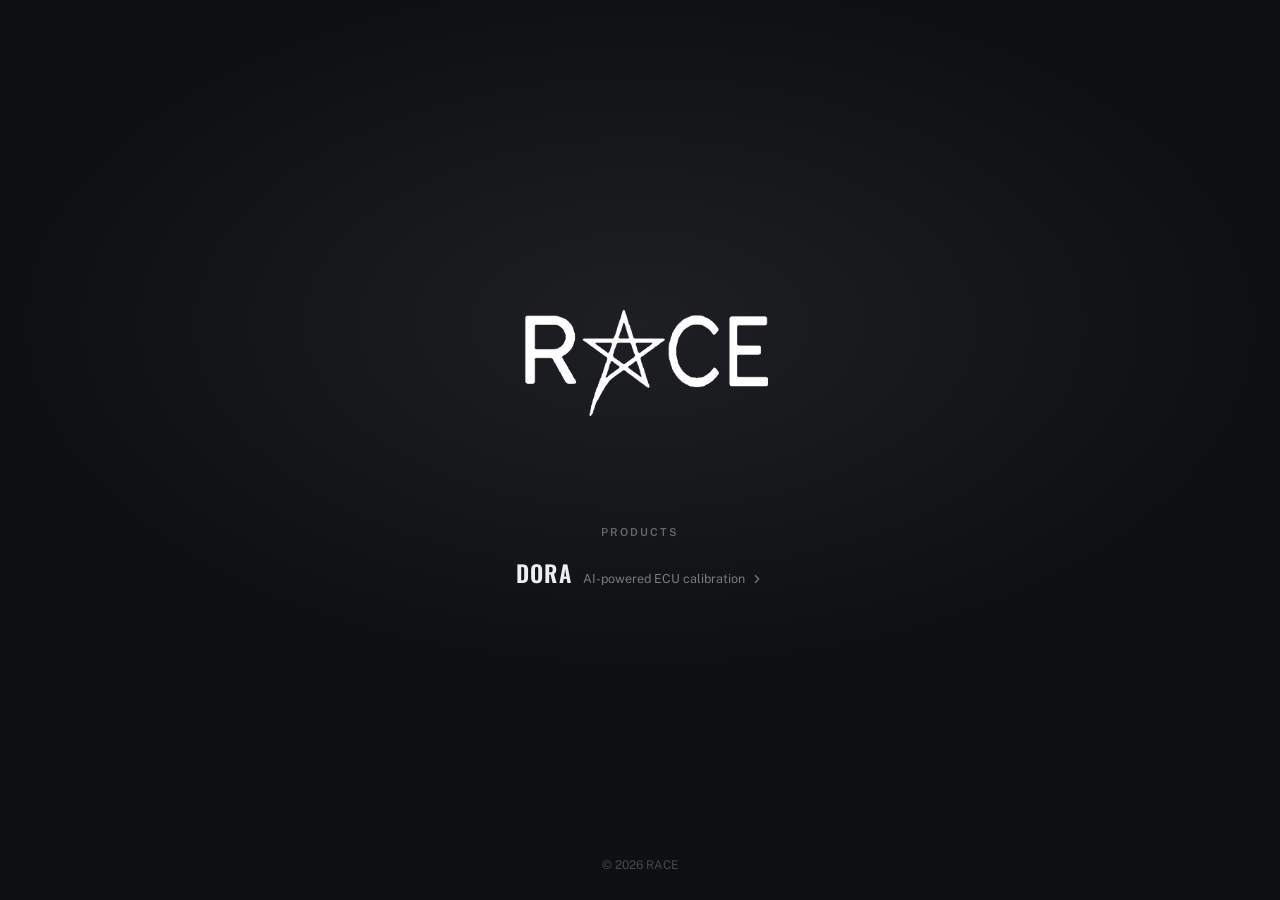
<file: website/index.html>
<!DOCTYPE html>
<html lang="en">
<head>
  <meta charset="UTF-8" />
  <meta name="viewport" content="width=device-width, initial-scale=1.0" />
  <title>RACE</title>
  <meta name="description" content="RACE — the workshop tools company. DORA: AI-powered ECU calibration software." />
  <link rel="stylesheet" href="style.css" />
  <link rel="preload" href="race-logo.png" as="image" />
  <link rel="preconnect" href="https://fonts.googleapis.com" />
  <link rel="preconnect" href="https://fonts.gstatic.com" crossorigin />
  <link href="https://fonts.googleapis.com/css2?family=Oswald:wght@500;600;700&family=Public+Sans:wght@400;500;600&display=swap" rel="stylesheet" />
</head>
<body>

<main class="gateway">
  <img class="logo" src="race-logo.png" alt="RACE" width="1449" height="603" />

  <div class="products">
    <div class="products-label">Products</div>
    <a href="dora/" class="dora-link">
      <span class="dora-name">DORA</span>
      <span class="dora-desc">
        AI-powered ECU calibration
        <svg class="dora-arrow" width="14" height="14" viewBox="0 0 24 24" fill="none" aria-hidden="true">
          <path d="M9 6l6 6-6 6" stroke="currentColor" stroke-width="2" fill="none" stroke-linecap="round" stroke-linejoin="round"/>
        </svg>
      </span>
    </a>
  </div>

  <div class="copyright">© 2026 RACE</div>
</main>

</body>
</html>
</file>
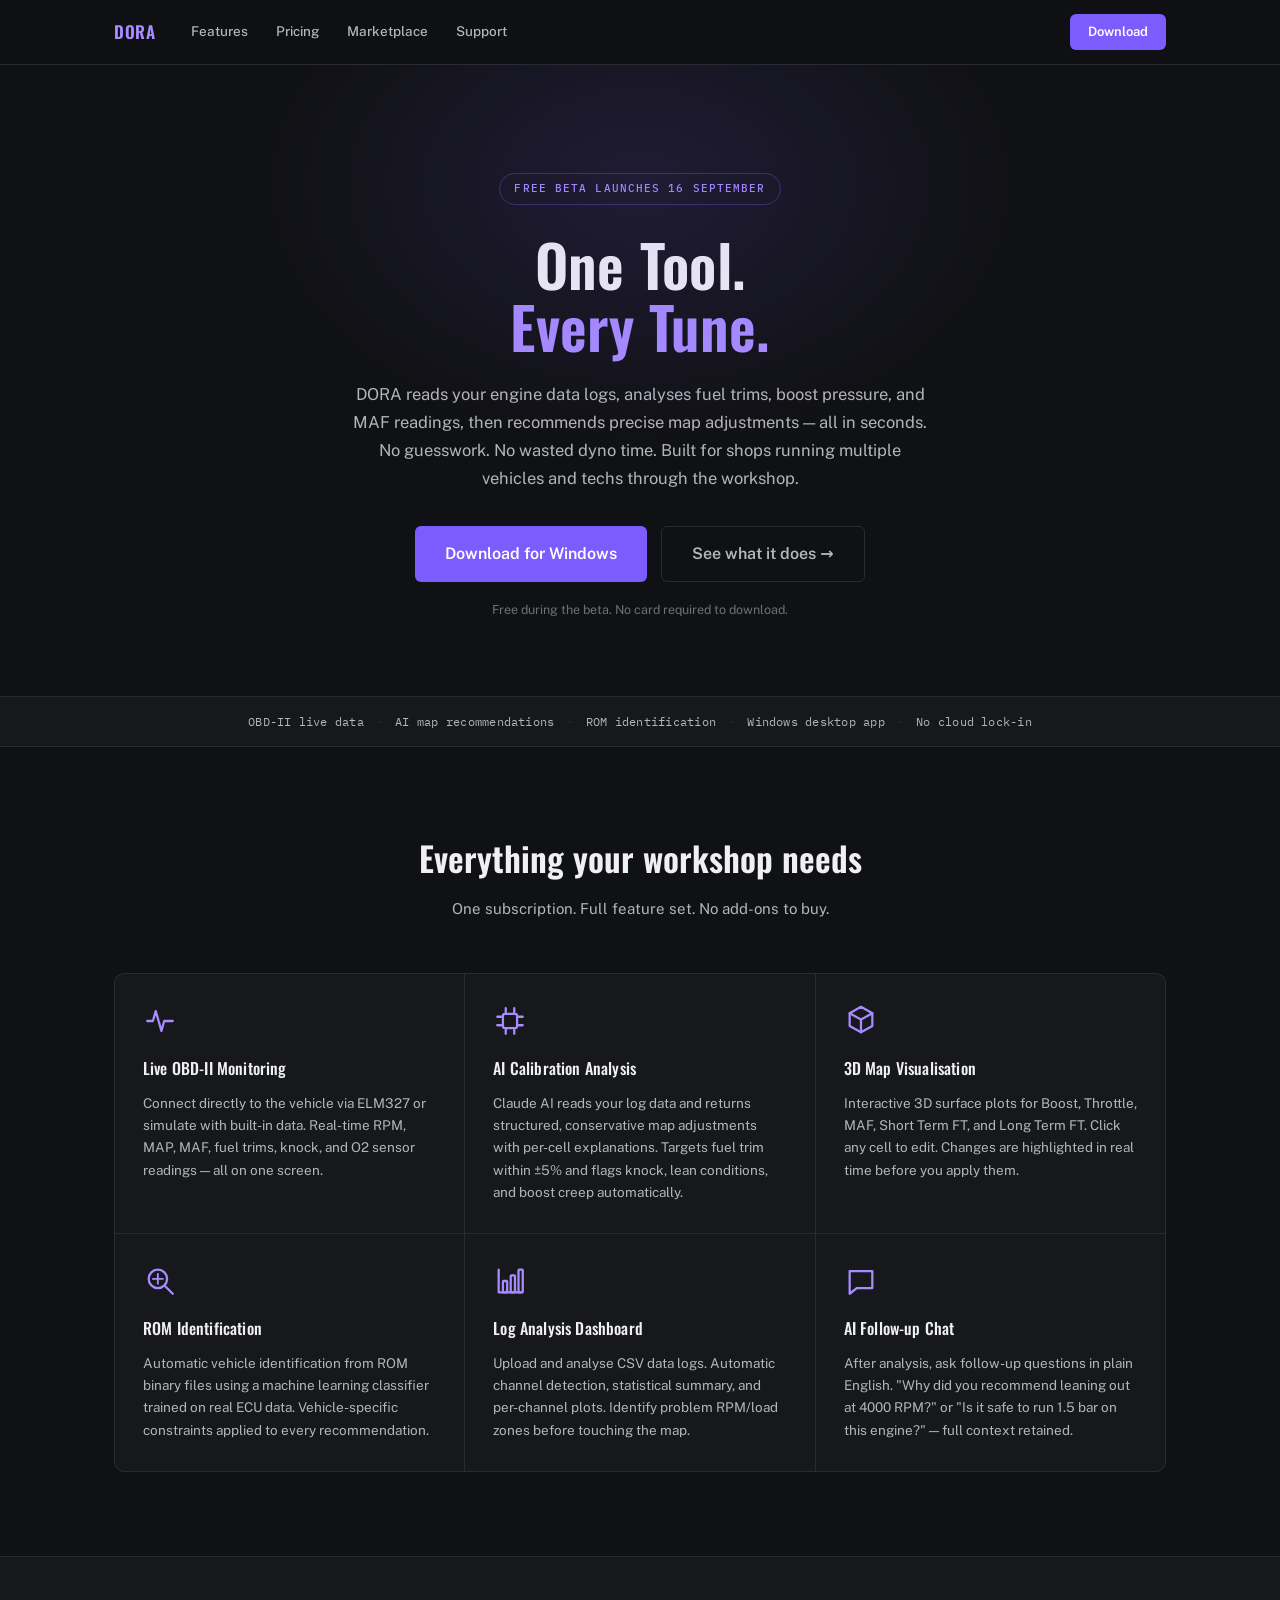
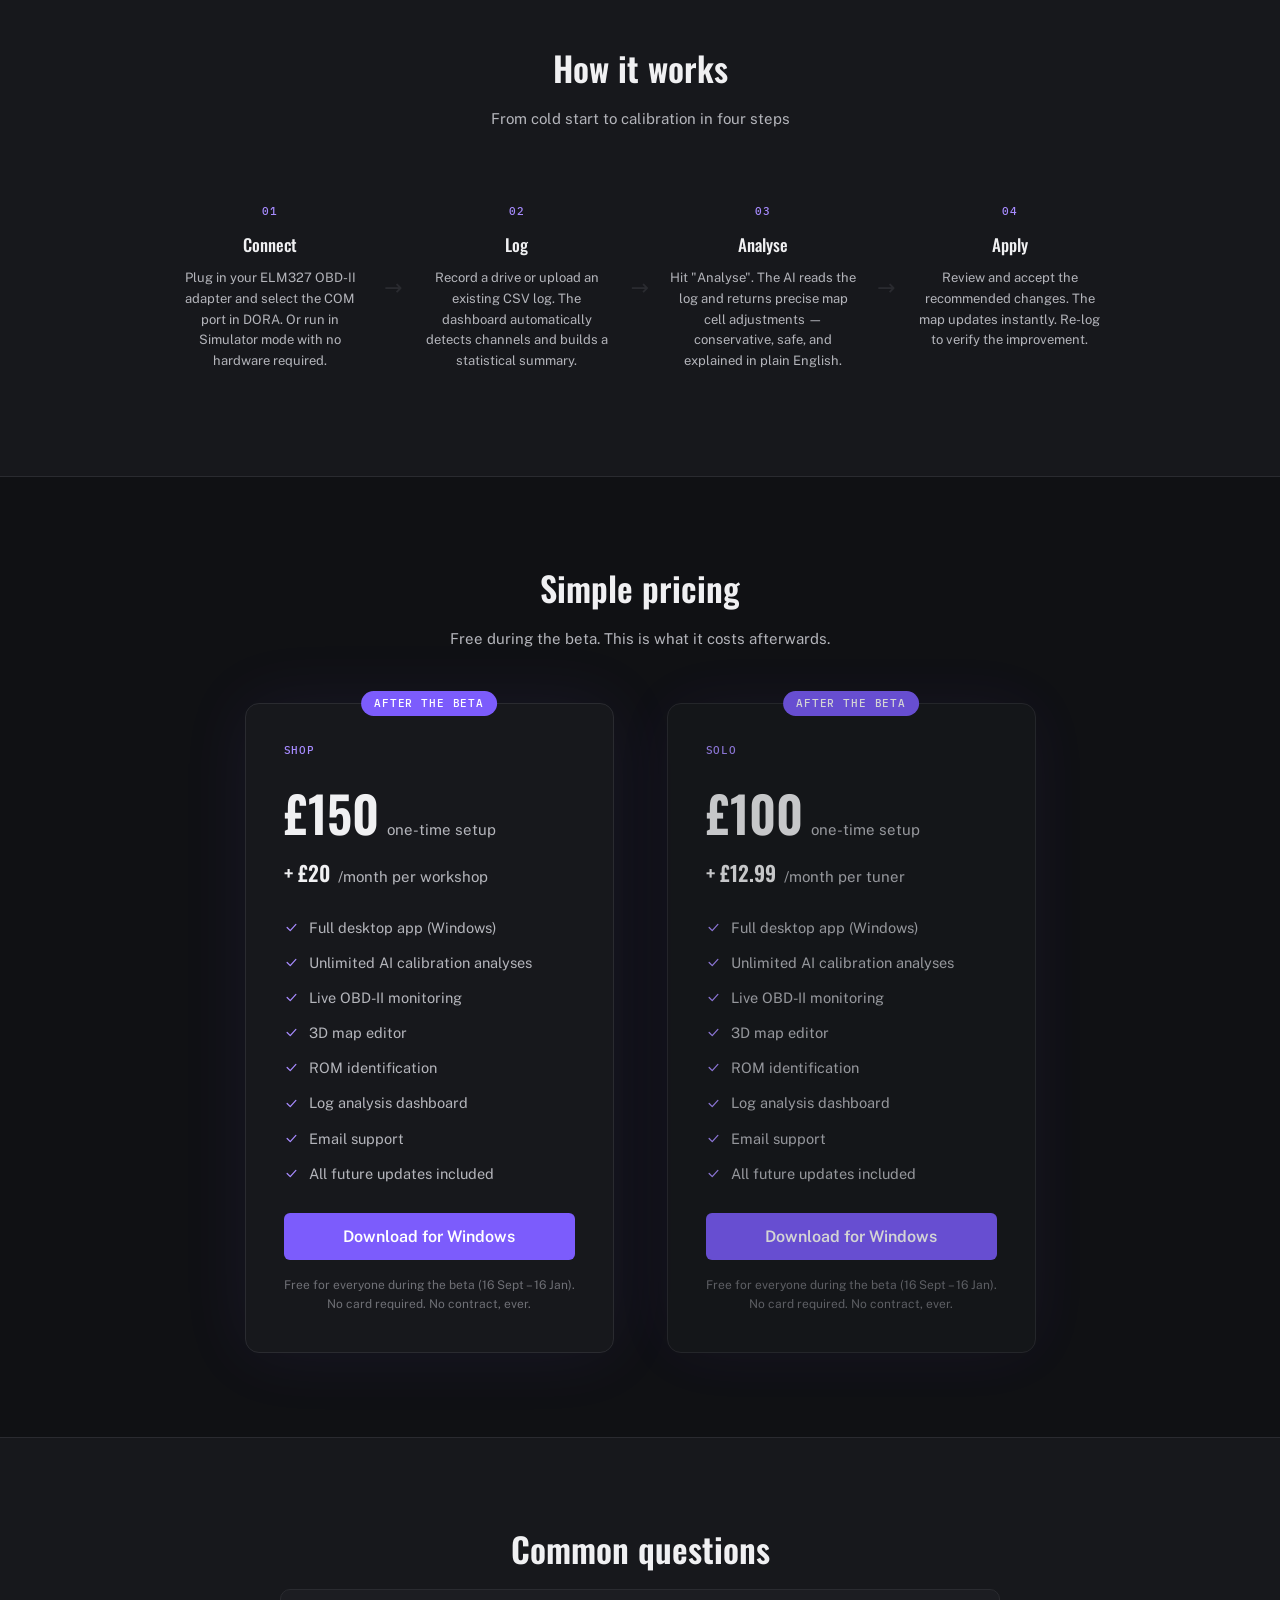
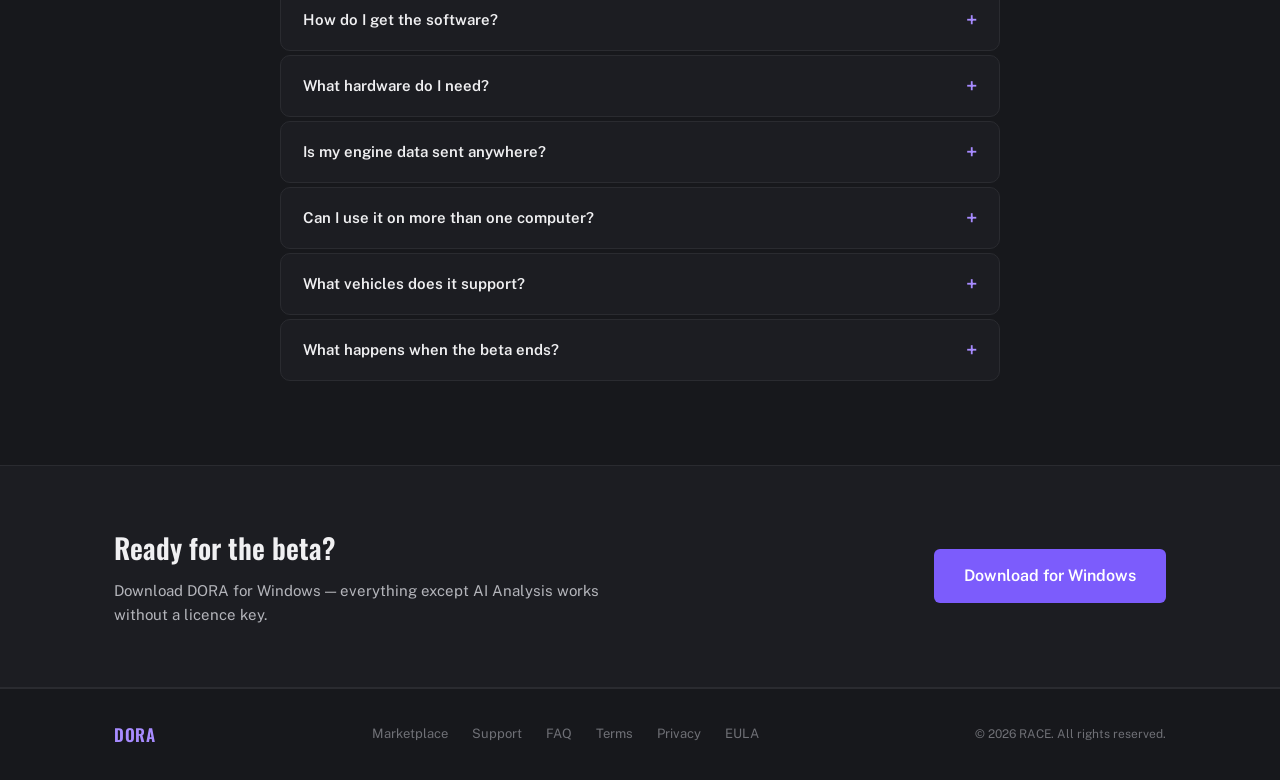
<file: website/dora/index.html>
<!DOCTYPE html>
<html lang="en">
<head>
  <meta charset="UTF-8" />
  <meta name="viewport" content="width=device-width, initial-scale=1.0" />
  <title>DORA for Shops — AI-Powered ECU Calibration Software</title>
  <meta name="description" content="Professional ECU tuning software with AI-powered calibration analysis. Built for shops and garages. £150 one-time, then £20/month per workshop." />
  <link rel="stylesheet" href="style.css" />
  <link rel="preconnect" href="https://fonts.googleapis.com" />
  <link href="https://fonts.googleapis.com/css2?family=Oswald:wght@500;600;700&family=Public+Sans:wght@400;500;600;700&family=IBM+Plex+Mono:wght@500&display=swap" rel="stylesheet" />
</head>
<body data-tier="shop">

<!-- ── NAV ─────────────────────────────────────────────────────────────────── -->
<nav class="nav">
  <div class="nav-inner">
    <div class="logo"><span class="accent">DORA</span></div>
    <div class="nav-links">
      <a href="#features">Features</a>
      <a href="#pricing">Pricing</a>
      <a href="marketplace.html">Marketplace</a>
      <a href="mailto:racebuilds@gmail.com">Support</a>
    </div>
    <a href="#" class="btn btn-sm" onclick="openDownloadModal(); return false;">Download</a>
  </div>
</nav>

<!-- ── HERO ────────────────────────────────────────────────────────────────── -->
<section class="hero">
  <div class="hero-glow"></div>
  <div class="container">
    <div class="badge">Free Beta Launches 16 September</div>
    <h1>One Tool.<br /><span class="accent">Every Tune.</span></h1>
    <p class="hero-sub">
      DORA reads your engine data logs, analyses fuel trims, boost pressure,
      and MAF readings, then recommends precise map adjustments — all in seconds.
      No guesswork. No wasted dyno time. Built for shops running multiple
      vehicles and techs through the workshop.
    </p>
    <div class="hero-actions">
      <a href="#" class="btn btn-lg" onclick="openDownloadModal(); return false;">Download for Windows</a>
      <a href="#features" class="btn btn-ghost btn-lg">See what it does →</a>
    </div>
    <div class="hero-note">Free during the beta. No card required to download.</div>
  </div>
</section>

<!-- ── SOCIAL PROOF BAR ─────────────────────────────────────────────────────── -->
<div class="proof-bar">
  <div class="container proof-inner">
    <span>OBD-II live data</span>
    <span class="dot">·</span>
    <span>AI map recommendations</span>
    <span class="dot">·</span>
    <span>ROM identification</span>
    <span class="dot">·</span>
    <span>Windows desktop app</span>
    <span class="dot">·</span>
    <span>No cloud lock-in</span>
  </div>
</div>

<!-- ── FEATURES ─────────────────────────────────────────────────────────────── -->
<section class="features" id="features">
  <div class="container">
    <h2>Everything your workshop needs</h2>
    <p class="section-sub">One subscription. Full feature set. No add-ons to buy.</p>

    <div class="feature-grid">

      <div class="feature-card">
        <div class="feature-icon"><svg viewBox="0 0 24 24" fill="none"><path d="M3 12h4l2-7 4 14 2-7h6" stroke="currentColor" stroke-width="1.6" stroke-linecap="round" stroke-linejoin="round"/></svg></div>
        <h3>Live OBD-II Monitoring</h3>
        <p>Connect directly to the vehicle via ELM327 or simulate with built-in data. Real-time RPM, MAP, MAF, fuel trims, knock, and O2 sensor readings — all on one screen.</p>
      </div>

      <div class="feature-card">
        <div class="feature-icon"><svg viewBox="0 0 24 24" fill="none"><rect x="7" y="7" width="10" height="10" rx="1.5" stroke="currentColor" stroke-width="1.6"/><path d="M9 3v3M15 3v3M9 18v3M15 18v3M3 9h3M3 15h3M18 9h3M18 15h3" stroke="currentColor" stroke-width="1.6" stroke-linecap="round"/></svg></div>
        <h3>AI Calibration Analysis</h3>
        <p>Claude AI reads your log data and returns structured, conservative map adjustments with per-cell explanations. Targets fuel trim within ±5% and flags knock, lean conditions, and boost creep automatically.</p>
      </div>

      <div class="feature-card">
        <div class="feature-icon"><svg viewBox="0 0 24 24" fill="none"><path d="M12 2l8 4.5v9L12 20l-8-4.5v-9L12 2z" stroke="currentColor" stroke-width="1.6" stroke-linejoin="round"/><path d="M12 11L4 6.5M12 11l8-4.5M12 11v9" stroke="currentColor" stroke-width="1.6" stroke-linecap="round"/></svg></div>
        <h3>3D Map Visualisation</h3>
        <p>Interactive 3D surface plots for Boost, Throttle, MAF, Short Term FT, and Long Term FT. Click any cell to edit. Changes are highlighted in real time before you apply them.</p>
      </div>

      <div class="feature-card">
        <div class="feature-icon"><svg viewBox="0 0 24 24" fill="none"><circle cx="10.5" cy="10.5" r="6.5" stroke="currentColor" stroke-width="1.6"/><path d="M15.5 15.5L21 21" stroke="currentColor" stroke-width="1.6" stroke-linecap="round"/><path d="M10.5 7v7M7 10.5h7" stroke="currentColor" stroke-width="1.3" stroke-linecap="round"/></svg></div>
        <h3>ROM Identification</h3>
        <p>Automatic vehicle identification from ROM binary files using a machine learning classifier trained on real ECU data. Vehicle-specific constraints applied to every recommendation.</p>
      </div>

      <div class="feature-card">
        <div class="feature-icon"><svg viewBox="0 0 24 24" fill="none"><path d="M4 20V4M4 20h16" stroke="currentColor" stroke-width="1.6" stroke-linecap="round" stroke-linejoin="round"/><rect x="7" y="12" width="3" height="8" rx="0.5" stroke="currentColor" stroke-width="1.6"/><rect x="12.5" y="8" width="3" height="12" rx="0.5" stroke="currentColor" stroke-width="1.6"/><rect x="18" y="4" width="3" height="16" rx="0.5" stroke="currentColor" stroke-width="1.6"/></svg></div>
        <h3>Log Analysis Dashboard</h3>
        <p>Upload and analyse CSV data logs. Automatic channel detection, statistical summary, and per-channel plots. Identify problem RPM/load zones before touching the map.</p>
      </div>

      <div class="feature-card">
        <div class="feature-icon"><svg viewBox="0 0 24 24" fill="none"><path d="M4 5h16v12H9l-5 4V5z" stroke="currentColor" stroke-width="1.6" stroke-linejoin="round"/></svg></div>
        <h3>AI Follow-up Chat</h3>
        <p>After analysis, ask follow-up questions in plain English. "Why did you recommend leaning out at 4000 RPM?" or "Is it safe to run 1.5 bar on this engine?" — full context retained.</p>
      </div>

    </div>
  </div>
</section>

<!-- ── HOW IT WORKS ─────────────────────────────────────────────────────────── -->
<section class="how" id="how">
  <div class="container">
    <h2>How it works</h2>
    <p class="section-sub">From cold start to calibration in four steps</p>
    <div class="steps">
      <div class="step">
        <div class="step-num">01</div>
        <h3>Connect</h3>
        <p>Plug in your ELM327 OBD-II adapter and select the COM port in DORA. Or run in Simulator mode with no hardware required.</p>
      </div>
      <div class="step-arrow">→</div>
      <div class="step">
        <div class="step-num">02</div>
        <h3>Log</h3>
        <p>Record a drive or upload an existing CSV log. The dashboard automatically detects channels and builds a statistical summary.</p>
      </div>
      <div class="step-arrow">→</div>
      <div class="step">
        <div class="step-num">03</div>
        <h3>Analyse</h3>
        <p>Hit "Analyse". The AI reads the log and returns precise map cell adjustments — conservative, safe, and explained in plain English.</p>
      </div>
      <div class="step-arrow">→</div>
      <div class="step">
        <div class="step-num">04</div>
        <h3>Apply</h3>
        <p>Review and accept the recommended changes. The map updates instantly. Re-log to verify the improvement.</p>
      </div>
    </div>
  </div>
</section>

<!-- ── PRICING ──────────────────────────────────────────────────────────────── -->
<section class="pricing" id="pricing">
  <div class="container">
    <h2>Simple pricing</h2>
    <p class="section-sub">Free during the beta. This is what it costs afterwards.</p>

    <div class="pricing-grid">
      <div class="pricing-card">
        <div class="pricing-badge">After the Beta</div>
        <div class="pricing-plan-label">Shop</div>
        <div class="price-row">
          <span class="price">£150</span>
          <span class="price-period">one-time setup</span>
        </div>
        <div class="price-row price-row-sub">
          <span class="price-plus">+ £20</span>
          <span class="price-period">/month per workshop</span>
        </div>
        <ul class="price-features">
          <li><svg class="check" viewBox="0 0 24 24" fill="none"><path d="M5 12l5 5L19 7" stroke="currentColor" stroke-width="2" stroke-linecap="round" stroke-linejoin="round"/></svg> Full desktop app (Windows)</li>
          <li><svg class="check" viewBox="0 0 24 24" fill="none"><path d="M5 12l5 5L19 7" stroke="currentColor" stroke-width="2" stroke-linecap="round" stroke-linejoin="round"/></svg> Unlimited AI calibration analyses</li>
          <li><svg class="check" viewBox="0 0 24 24" fill="none"><path d="M5 12l5 5L19 7" stroke="currentColor" stroke-width="2" stroke-linecap="round" stroke-linejoin="round"/></svg> Live OBD-II monitoring</li>
          <li><svg class="check" viewBox="0 0 24 24" fill="none"><path d="M5 12l5 5L19 7" stroke="currentColor" stroke-width="2" stroke-linecap="round" stroke-linejoin="round"/></svg> 3D map editor</li>
          <li><svg class="check" viewBox="0 0 24 24" fill="none"><path d="M5 12l5 5L19 7" stroke="currentColor" stroke-width="2" stroke-linecap="round" stroke-linejoin="round"/></svg> ROM identification</li>
          <li><svg class="check" viewBox="0 0 24 24" fill="none"><path d="M5 12l5 5L19 7" stroke="currentColor" stroke-width="2" stroke-linecap="round" stroke-linejoin="round"/></svg> Log analysis dashboard</li>
          <li><svg class="check" viewBox="0 0 24 24" fill="none"><path d="M5 12l5 5L19 7" stroke="currentColor" stroke-width="2" stroke-linecap="round" stroke-linejoin="round"/></svg> Email support</li>
          <li><svg class="check" viewBox="0 0 24 24" fill="none"><path d="M5 12l5 5L19 7" stroke="currentColor" stroke-width="2" stroke-linecap="round" stroke-linejoin="round"/></svg> All future updates included</li>
        </ul>
        <button class="btn btn-lg btn-full" id="buy-btn" onclick="openDownloadModal()">
          Download for Windows
        </button>
        <p class="pricing-note">
          Free for everyone during the beta (16 Sept – 16 Jan).<br />
          No card required. No contract, ever.
        </p>
      </div>

      <div class="pricing-card pricing-card--secondary">
        <div class="pricing-badge">After the Beta</div>
        <div class="pricing-plan-label">Solo</div>
        <div class="price-row">
          <span class="price">£100</span>
          <span class="price-period">one-time setup</span>
        </div>
        <div class="price-row price-row-sub">
          <span class="price-plus">+ £12.99</span>
          <span class="price-period">/month per tuner</span>
        </div>
        <ul class="price-features">
          <li><svg class="check" viewBox="0 0 24 24" fill="none"><path d="M5 12l5 5L19 7" stroke="currentColor" stroke-width="2" stroke-linecap="round" stroke-linejoin="round"/></svg> Full desktop app (Windows)</li>
          <li><svg class="check" viewBox="0 0 24 24" fill="none"><path d="M5 12l5 5L19 7" stroke="currentColor" stroke-width="2" stroke-linecap="round" stroke-linejoin="round"/></svg> Unlimited AI calibration analyses</li>
          <li><svg class="check" viewBox="0 0 24 24" fill="none"><path d="M5 12l5 5L19 7" stroke="currentColor" stroke-width="2" stroke-linecap="round" stroke-linejoin="round"/></svg> Live OBD-II monitoring</li>
          <li><svg class="check" viewBox="0 0 24 24" fill="none"><path d="M5 12l5 5L19 7" stroke="currentColor" stroke-width="2" stroke-linecap="round" stroke-linejoin="round"/></svg> 3D map editor</li>
          <li><svg class="check" viewBox="0 0 24 24" fill="none"><path d="M5 12l5 5L19 7" stroke="currentColor" stroke-width="2" stroke-linecap="round" stroke-linejoin="round"/></svg> ROM identification</li>
          <li><svg class="check" viewBox="0 0 24 24" fill="none"><path d="M5 12l5 5L19 7" stroke="currentColor" stroke-width="2" stroke-linecap="round" stroke-linejoin="round"/></svg> Log analysis dashboard</li>
          <li><svg class="check" viewBox="0 0 24 24" fill="none"><path d="M5 12l5 5L19 7" stroke="currentColor" stroke-width="2" stroke-linecap="round" stroke-linejoin="round"/></svg> Email support</li>
          <li><svg class="check" viewBox="0 0 24 24" fill="none"><path d="M5 12l5 5L19 7" stroke="currentColor" stroke-width="2" stroke-linecap="round" stroke-linejoin="round"/></svg> All future updates included</li>
        </ul>
        <button class="btn btn-lg btn-full" onclick="openDownloadModal()">
          Download for Windows
        </button>
        <p class="pricing-note">
          Free for everyone during the beta (16 Sept – 16 Jan).<br />
          No card required. No contract, ever.
        </p>
      </div>
    </div>
  </div>
</section>

<!-- ── FAQ ─────────────────────────────────────────────────────────────────── -->
<section class="faq" id="faq">
  <div class="container">
    <h2>Common questions</h2>
    <div class="faq-list">

      <details class="faq-item">
        <summary>How do I get the software?</summary>
        <p>Join the waitlist with your email — no card needed. When the beta launches on 16 September, we email everyone a free licence key and the installer link. Paste your key into Settings and you're fully unlocked.</p>
      </details>

      <details class="faq-item">
        <summary>What hardware do I need?</summary>
        <p>A Windows PC and an ELM327 OBD-II Bluetooth or USB adapter (available for under £10 online). DORA also runs in Simulator mode with no hardware — useful for testing and training.</p>
      </details>

      <details class="faq-item">
        <summary>Is my engine data sent anywhere?</summary>
        <p>Log data is sent to our secure AI backend only when you click "Analyse". It is used solely to generate your recommendation and is not stored or shared. OBD live data never leaves your machine.</p>
      </details>

      <details class="faq-item">
        <summary>Can I use it on more than one computer?</summary>
        <p>Your licence covers one workshop (one active installation). If you need to move to a new machine, just install the app and enter the same key.</p>
      </details>

      <details class="faq-item">
        <summary>What vehicles does it support?</summary>
        <p>Any vehicle with an OBD-II port (all petrol and diesel cars sold in the UK after 2001). ROM identification supports a growing database of common ECU binaries — coverage expands with each update.</p>
      </details>

      <details class="faq-item">
        <summary>What happens when the beta ends?</summary>
        <p>Beta keys work through 16 January. We'll email everyone before then with the option to move to a paid plan — nothing is charged automatically, and there's no card on file to cancel.</p>
      </details>

    </div>
  </div>
</section>

<!-- ── DOWNLOAD ─────────────────────────────────────────────────────────────── -->
<section class="download" id="download">
  <div class="container download-inner">
    <div>
      <h2>Ready for the beta?</h2>
      <p>Download DORA for Windows — everything except AI Analysis works without a licence key.</p>
    </div>
    <a href="#" class="btn btn-lg" onclick="openDownloadModal(); return false;">
      Download for Windows
    </a>
  </div>
</section>

<!-- ── FOOTER ───────────────────────────────────────────────────────────────── -->
<footer class="footer">
  <div class="container footer-inner">
    <div class="logo"><span class="accent">DORA</span></div>
    <div class="footer-links">
      <a href="marketplace.html">Marketplace</a>
      <a href="mailto:racebuilds@gmail.com">Support</a>
      <a href="#faq">FAQ</a>
      <a href="terms.html">Terms</a>
      <a href="privacy.html">Privacy</a>
      <a href="eula.html">EULA</a>
    </div>
    <p class="footer-copy">© 2026 RACE. All rights reserved.</p>
  </div>
</footer>

<!-- ── Checkout modal overlay ───────────────────────────────────────────────── -->
<div id="checkout-overlay" class="overlay hidden">
  <div class="modal">
    <h3>Enter your email</h3>
    <p>Your licence key will be sent here after payment.</p>
    <input type="email" id="checkout-email" placeholder="workshop@example.com" />
    <div id="checkout-error" class="modal-error hidden"></div>
    <div class="modal-btns">
      <button class="btn btn-lg btn-full" id="modal-submit" onclick="submitCheckout()">Continue to Payment →</button>
      <button class="btn-ghost-sm" onclick="closeModal()">Cancel</button>
    </div>
    <p style="font-size:12px;color:var(--fg-muted);margin-top:10px;line-height:1.6;">
      By continuing to payment you agree to the DORA
      <a href="eula.html#safety" target="_blank" rel="noopener">EULA, including the Safety Acknowledgment</a>
      (real ECU flashing risk, Safety Limits Override, and emissions-override features), our
      <a href="terms.html" target="_blank" rel="noopener">Terms &amp; Conditions</a>, and our
      <a href="privacy.html" target="_blank" rel="noopener">Privacy Policy</a>.
    </p>
  </div>
</div>

<!-- ── Waitlist modal overlay ────────────────────────────────────────────────── -->
<!-- Form UI is a Google Form (embedded below); a Forms-bound Apps Script relays
     each submission to our own backend -> POST /waitlist/webhook, so the
     existing beta-launch pipeline (/admin/launch-beta) keeps working unchanged. -->
<div id="waitlist-overlay" class="overlay hidden">
  <div class="modal modal-embed">
    <h3>Join the beta waitlist</h3>
    <p>Free, no card required. We'll email your beta key the moment DORA launches on 16 September.</p>
    <iframe
      src="https://docs.google.com/forms/d/e/1FAIpQLSf42Ybi4Acb1VpbFkB7mLHU_TWteO68GNsWkfqBAV-11IIceA/viewform?embedded=true"
      width="100%" height="520" frameborder="0" marginheight="0" marginwidth="0">Loading…</iframe>
    <p style="font-size:12px;color:var(--fg-muted);margin-top:10px;line-height:1.6;">
      By submitting this form you agree to the DORA
      <a href="eula.html#safety" target="_blank" rel="noopener">EULA, including the Safety Acknowledgment</a>
      (real ECU flashing risk, Safety Limits Override, and emissions-override features), and our
      <a href="privacy.html" target="_blank" rel="noopener">Privacy Policy</a>.
    </p>
    <button class="btn-ghost-sm" onclick="closeWaitlistModal()">Close</button>
  </div>
</div>

<!-- ── Download details modal overlay ────────────────────────────────────────── -->
<!-- Google Form collects Name/Email/Phone (Google stores every submission in
     its own linked Sheet — no backend involved). The actual download link
     sits below the form itself rather than depending on the form's own
     confirmation screen, so it isn't blocked on submission succeeding. -->
<div id="download-overlay" class="overlay hidden">
  <div class="modal modal-embed">
    <h3>Download DORA for Windows</h3>
    <p>Enter your details below, then use the download link underneath the form.</p>
    <iframe
      src="https://docs.google.com/forms/d/e/1FAIpQLSfSMyAAMD6IKJf-Db5bQfbf61j-dhzBMugZn23KWCkqb7jsaw/viewform?embedded=true"
      width="100%" height="520" frameborder="0" marginheight="0" marginwidth="0">Loading…</iframe>
    <a href="#" id="download-btn" class="btn btn-lg btn-full" style="margin-top:12px;">
      Download DORA
    </a>
    <p style="font-size:12px;color:var(--fg-muted);margin-top:10px;line-height:1.6;background:rgba(124,111,255,0.08);border:1px solid rgba(124,111,255,0.25);border-radius:6px;padding:10px 12px;">
      <strong style="color:var(--fg,#ccc);">Windows may show a warning</strong> — DORA is a new,
      independent tool without an established download history yet, so your browser and/or Windows may
      flag DoraSetup.exe as unrecognised. This is expected, not a sign of malware. If your browser blocks
      the download, click the <strong>⋯</strong> next to it and choose <strong>Keep</strong> (or
      <strong>Keep anyway</strong>). If Windows blocks it from opening, click
      <strong>More info</strong>, then <strong>Run anyway</strong>.
    </p>
    <p style="font-size:12px;color:var(--fg-muted);margin-top:10px;line-height:1.6;">
      By downloading you agree to the DORA
      <a href="eula.html#safety" target="_blank" rel="noopener">EULA, including the Safety Acknowledgment</a>
      (real ECU flashing risk, Safety Limits Override, and emissions-override features), and our
      <a href="privacy.html" target="_blank" rel="noopener">Privacy Policy</a>.
    </p>
    <button class="btn-ghost-sm" onclick="closeDownloadModal()">Close</button>
  </div>
</div>

<script src="app.js"></script>
</body>
</html>
</file>
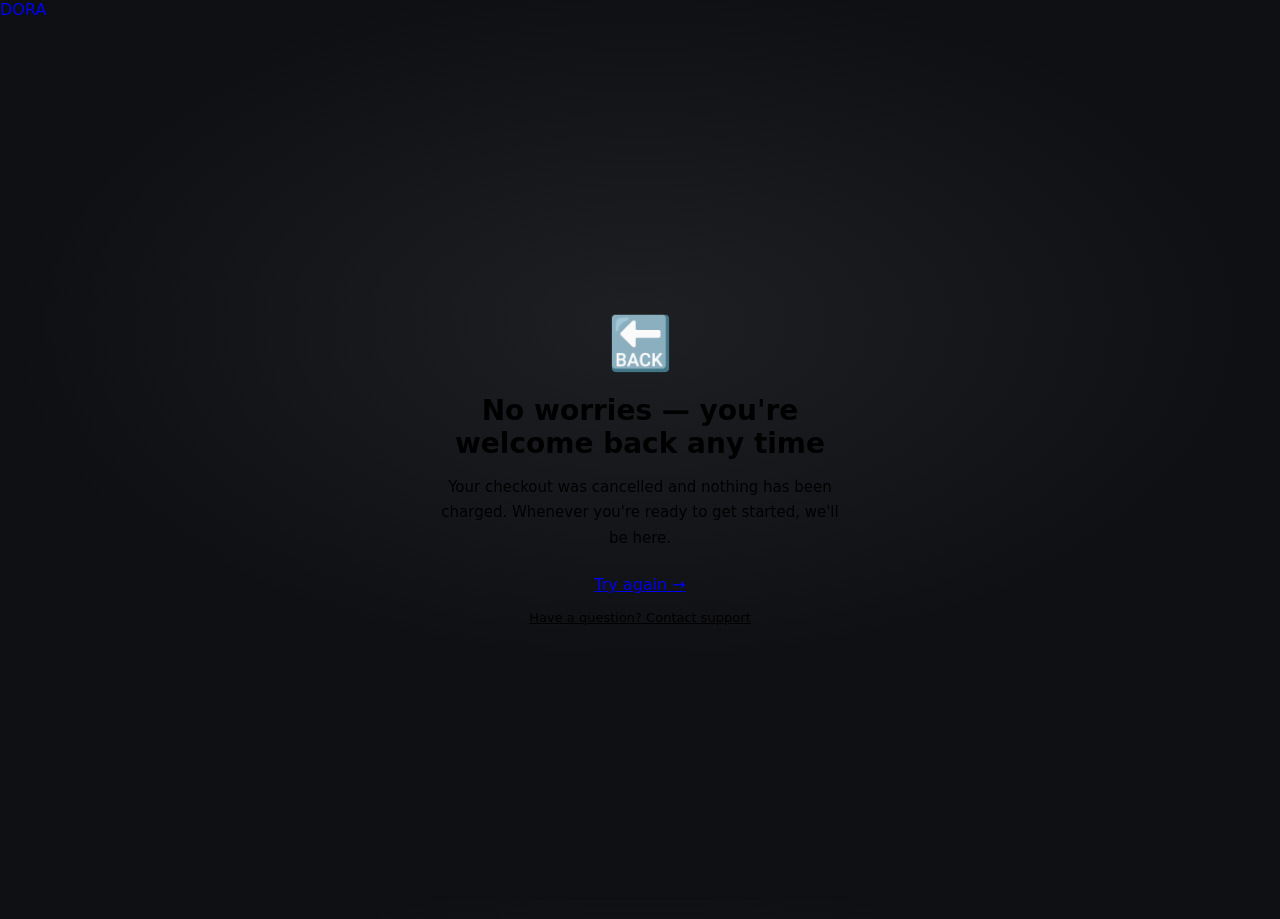
<file: website/cancelled.html>
<!DOCTYPE html>
<html lang="en">
<head>
  <meta charset="UTF-8" />
  <meta name="viewport" content="width=device-width, initial-scale=1.0" />
  <title>Checkout Cancelled — DORA</title>
  <link rel="stylesheet" href="style.css" />
  <link href="https://fonts.googleapis.com/css2?family=Inter:wght@400;500;600;700;800&display=swap" rel="stylesheet" />
  <style>
    .cancel-page {
      min-height: 100vh;
      display: flex;
      align-items: center;
      justify-content: center;
      padding: 40px 20px;
    }
    .cancel-card {
      background: var(--bg-card);
      border: 1px solid var(--border);
      border-radius: 16px;
      padding: 48px 40px;
      max-width: 480px;
      width: 100%;
      text-align: center;
    }
    .cancel-icon { font-size: 52px; margin-bottom: 20px; }
    .cancel-card h1 { font-size: 28px; font-weight: 800; margin-bottom: 12px; }
    .cancel-card p { color: var(--fg-dim); font-size: 15px; line-height: 1.7; margin-bottom: 24px; }
    .cancel-actions { display: flex; flex-direction: column; gap: 10px; align-items: center; }
  </style>
</head>
<body>
<nav class="nav">
  <div class="nav-inner">
    <a href="index.html" class="logo" style="text-decoration:none"><span class="accent">DORA</span></a>
  </div>
</nav>

<div class="cancel-page">
  <div class="cancel-card">
    <div class="cancel-icon">🔙</div>
    <h1>No worries — you're welcome back any time</h1>
    <p>
      Your checkout was cancelled and nothing has been charged.
      Whenever you're ready to get started, we'll be here.
    </p>
    <div class="cancel-actions">
      <a href="index.html#pricing" class="btn btn-lg">Try again →</a>
      <a href="mailto:support@projectdora.com" style="font-size:13px; color: var(--fg-muted); margin-top: 6px;">
        Have a question? Contact support
      </a>
    </div>
  </div>
</div>
</body>
</html>
</file>
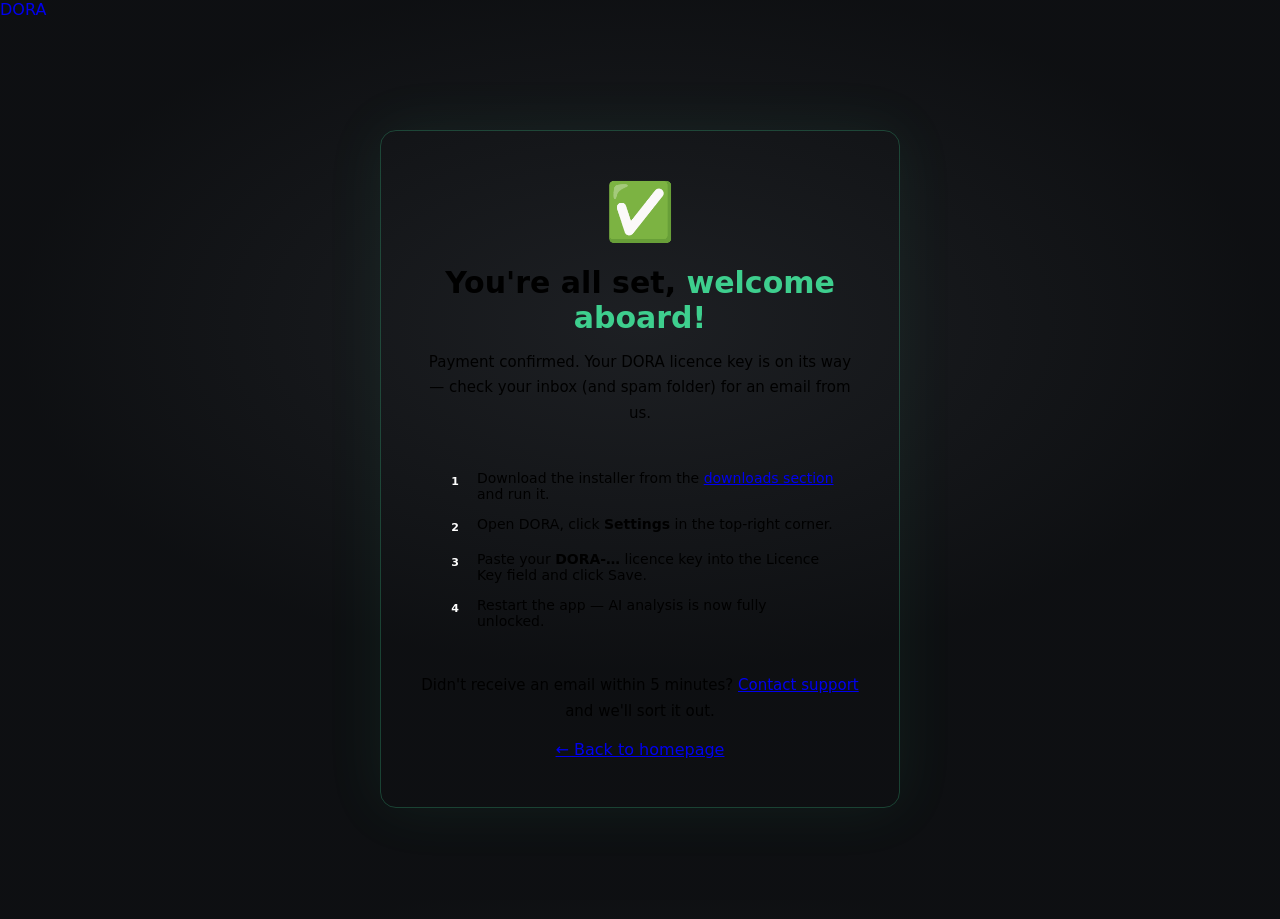
<file: website/success.html>
<!DOCTYPE html>
<html lang="en">
<head>
  <meta charset="UTF-8" />
  <meta name="viewport" content="width=device-width, initial-scale=1.0" />
  <title>Payment Successful — DORA</title>
  <link rel="stylesheet" href="style.css" />
  <link href="https://fonts.googleapis.com/css2?family=Inter:wght@400;500;600;700;800&family=JetBrains+Mono:wght@400;600&display=swap" rel="stylesheet" />
  <style>
    .success-page {
      min-height: 100vh;
      display: flex;
      align-items: center;
      justify-content: center;
      padding: 40px 20px;
    }
    .success-card {
      background: var(--bg-card);
      border: 1.5px solid #3ecf8e44;
      border-radius: 16px;
      padding: 48px 40px;
      max-width: 520px;
      width: 100%;
      text-align: center;
      box-shadow: 0 0 60px rgba(62,207,142,.08);
    }
    .success-icon { font-size: 56px; margin-bottom: 20px; }
    .success-card h1 { font-size: 30px; font-weight: 800; margin-bottom: 12px; }
    .success-card .ok { color: #3ecf8e; }
    .success-card p { color: var(--fg-dim); font-size: 15px; line-height: 1.7; margin-bottom: 16px; }
    .steps-list {
      text-align: left;
      background: var(--bg-panel);
      border: 1px solid var(--border);
      border-radius: 10px;
      padding: 20px 24px;
      margin: 24px 0;
      list-style: none;
      display: flex;
      flex-direction: column;
      gap: 14px;
    }
    .steps-list li { display: flex; gap: 12px; font-size: 14px; color: var(--fg-dim); }
    .steps-list li span.num {
      background: var(--accent);
      color: #fff;
      font-size: 11px;
      font-weight: 700;
      width: 20px;
      height: 20px;
      border-radius: 50%;
      display: flex;
      align-items: center;
      justify-content: center;
      flex-shrink: 0;
      margin-top: 1px;
    }
    .note { font-size: 13px; color: var(--fg-muted); }
  </style>
</head>
<body>
<nav class="nav">
  <div class="nav-inner">
    <a href="index.html" class="logo" style="text-decoration:none"><span class="accent">DORA</span></a>
  </div>
</nav>

<div class="success-page">
  <div class="success-card">
    <div class="success-icon">✅</div>
    <h1>You're all set, <span class="ok">welcome aboard!</span></h1>
    <p>
      Payment confirmed. Your DORA licence key is on its way —
      check your inbox (and spam folder) for an email from us.
    </p>

    <ol class="steps-list">
      <li>
        <span class="num">1</span>
        <span>Download the installer from the <a href="index.html#download">downloads section</a> and run it.</span>
      </li>
      <li>
        <span class="num">2</span>
        <span>Open DORA, click <strong>Settings</strong> in the top-right corner.</span>
      </li>
      <li>
        <span class="num">3</span>
        <span>Paste your <strong>DORA-…</strong> licence key into the Licence Key field and click Save.</span>
      </li>
      <li>
        <span class="num">4</span>
        <span>Restart the app — AI analysis is now fully unlocked.</span>
      </li>
    </ol>

    <p class="note">
      Didn't receive an email within 5 minutes?
      <a href="mailto:support@projectdora.com">Contact support</a> and we'll sort it out.
    </p>

    <a href="index.html" class="btn btn-lg" style="margin-top: 24px;">← Back to homepage</a>
  </div>
</div>
</body>
</html>
</file>
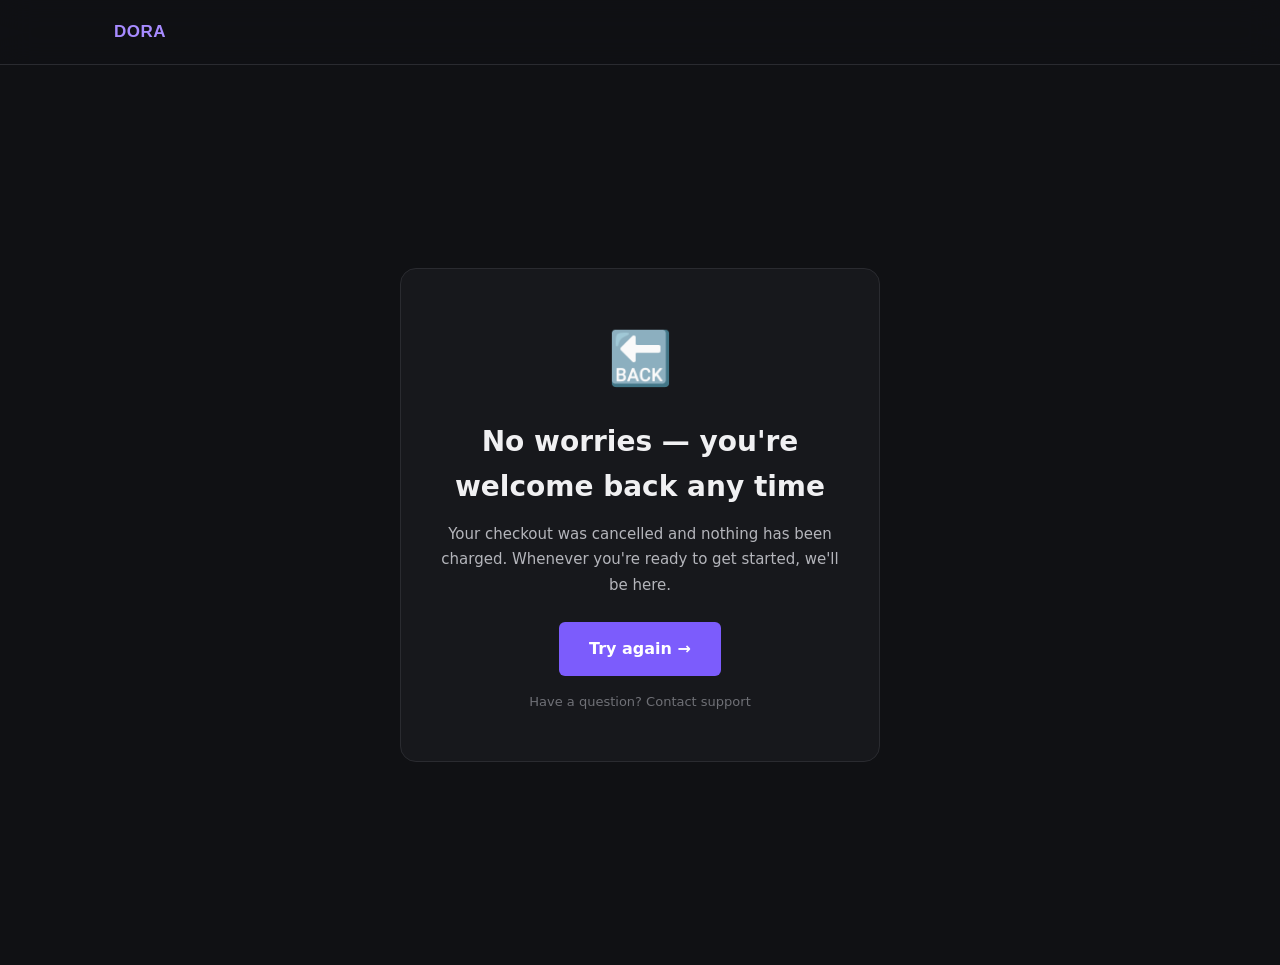
<file: website/dora/cancelled.html>
<!DOCTYPE html>
<html lang="en">
<head>
  <meta charset="UTF-8" />
  <meta name="viewport" content="width=device-width, initial-scale=1.0" />
  <title>Checkout Cancelled — DORA</title>
  <link rel="stylesheet" href="style.css" />
  <link href="https://fonts.googleapis.com/css2?family=Inter:wght@400;500;600;700;800&display=swap" rel="stylesheet" />
  <style>
    .cancel-page {
      min-height: 100vh;
      display: flex;
      align-items: center;
      justify-content: center;
      padding: 40px 20px;
    }
    .cancel-card {
      background: var(--bg-card);
      border: 1px solid var(--border);
      border-radius: 16px;
      padding: 48px 40px;
      max-width: 480px;
      width: 100%;
      text-align: center;
    }
    .cancel-icon { font-size: 52px; margin-bottom: 20px; }
    .cancel-card h1 { font-size: 28px; font-weight: 800; margin-bottom: 12px; }
    .cancel-card p { color: var(--fg-dim); font-size: 15px; line-height: 1.7; margin-bottom: 24px; }
    .cancel-actions { display: flex; flex-direction: column; gap: 10px; align-items: center; }
  </style>
</head>
<body>
<nav class="nav">
  <div class="nav-inner">
    <a href="index.html" class="logo" style="text-decoration:none"><span class="accent">DORA</span></a>
  </div>
</nav>

<div class="cancel-page">
  <div class="cancel-card">
    <div class="cancel-icon">🔙</div>
    <h1>No worries — you're welcome back any time</h1>
    <p>
      Your checkout was cancelled and nothing has been charged.
      Whenever you're ready to get started, we'll be here.
    </p>
    <div class="cancel-actions">
      <a href="index.html#pricing" class="btn btn-lg">Try again →</a>
      <a href="mailto:racebuilds@gmail.com" style="font-size:13px; color: var(--fg-muted); margin-top: 6px;">
        Have a question? Contact support
      </a>
    </div>
  </div>
</div>
</body>
</html>
</file>
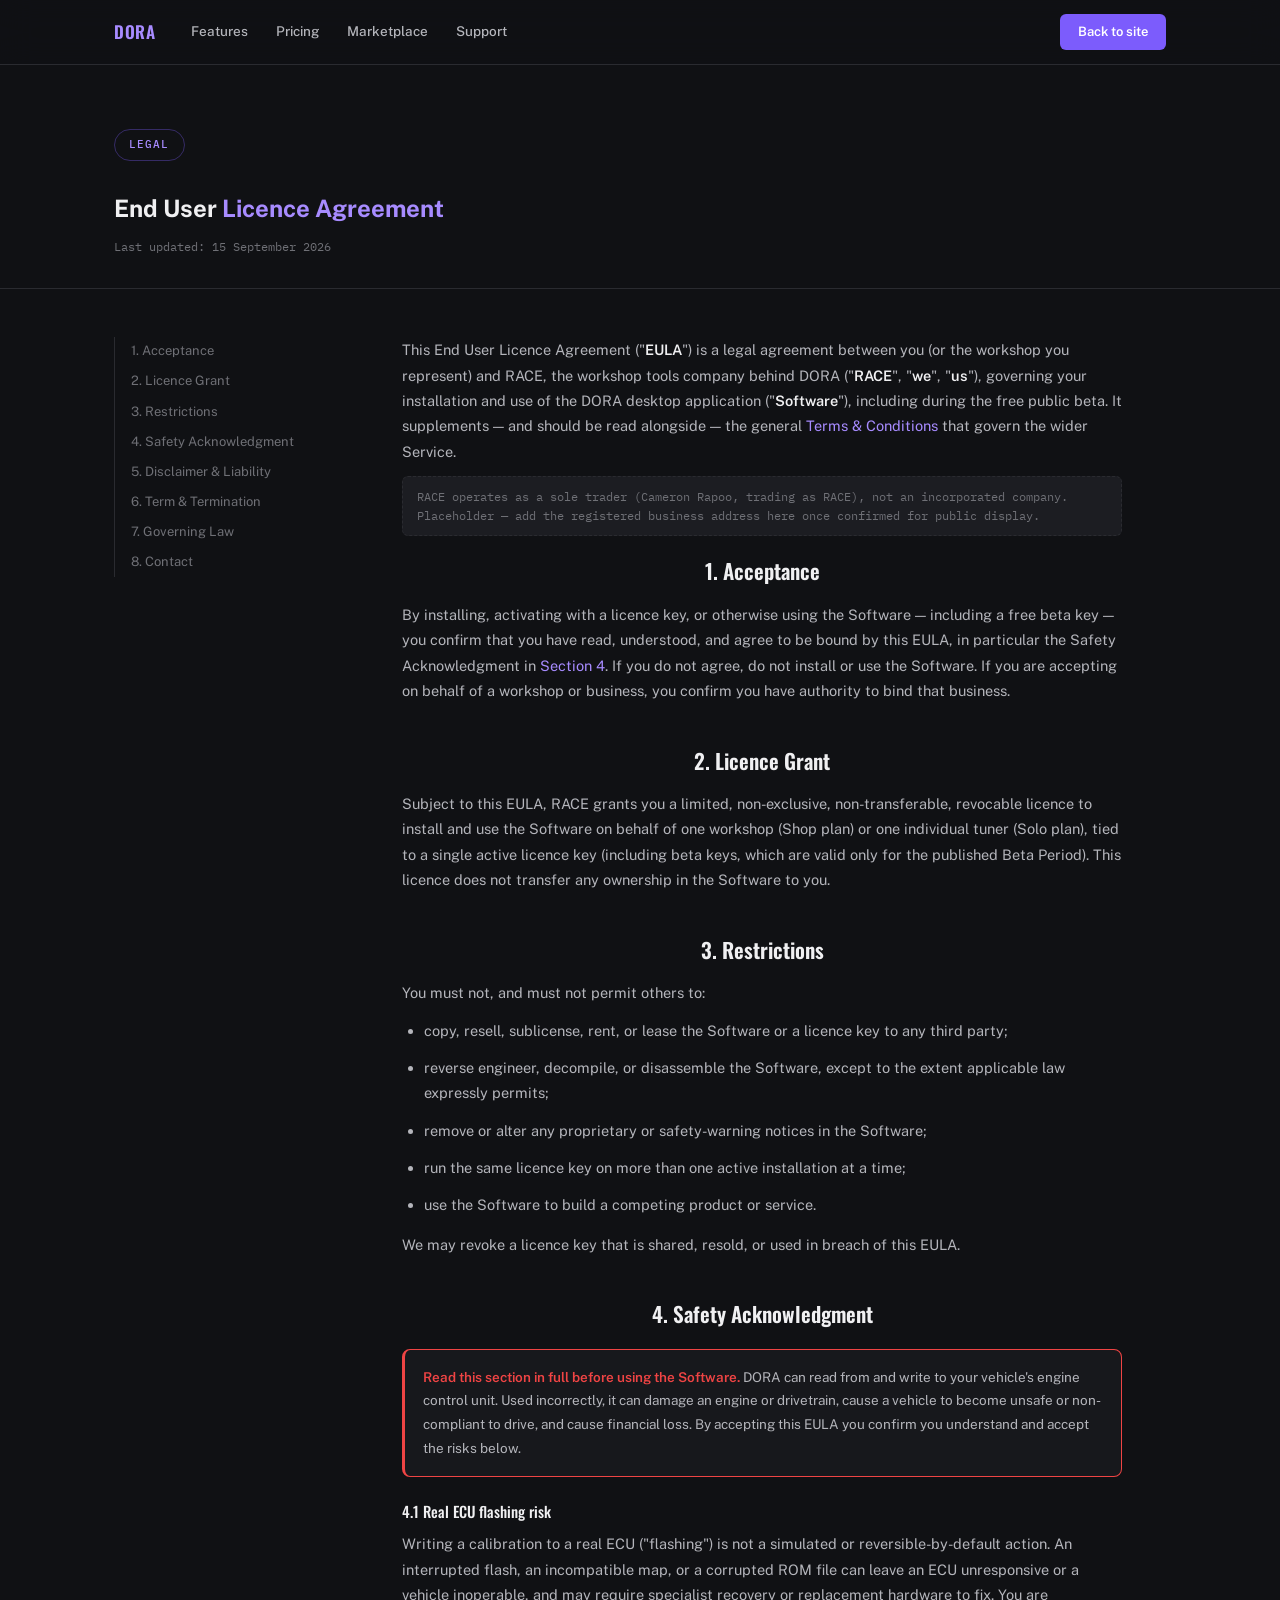
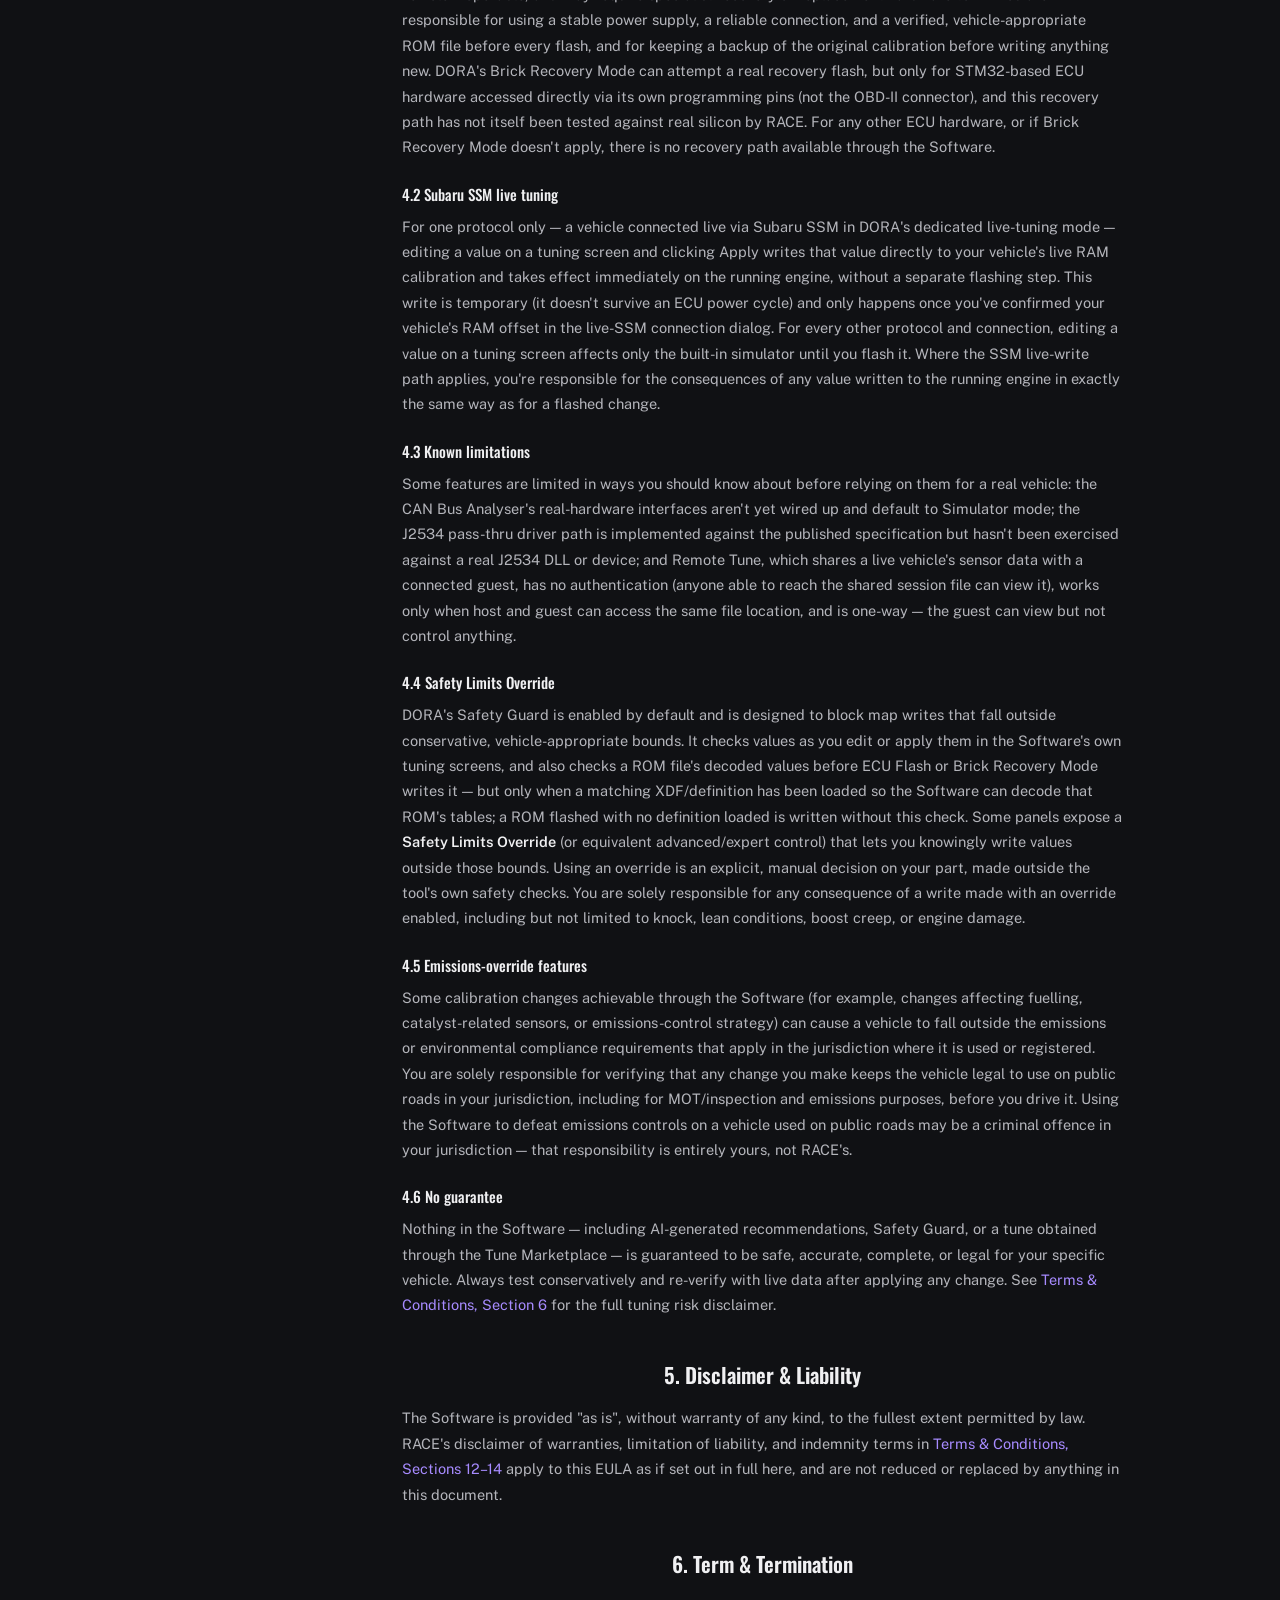
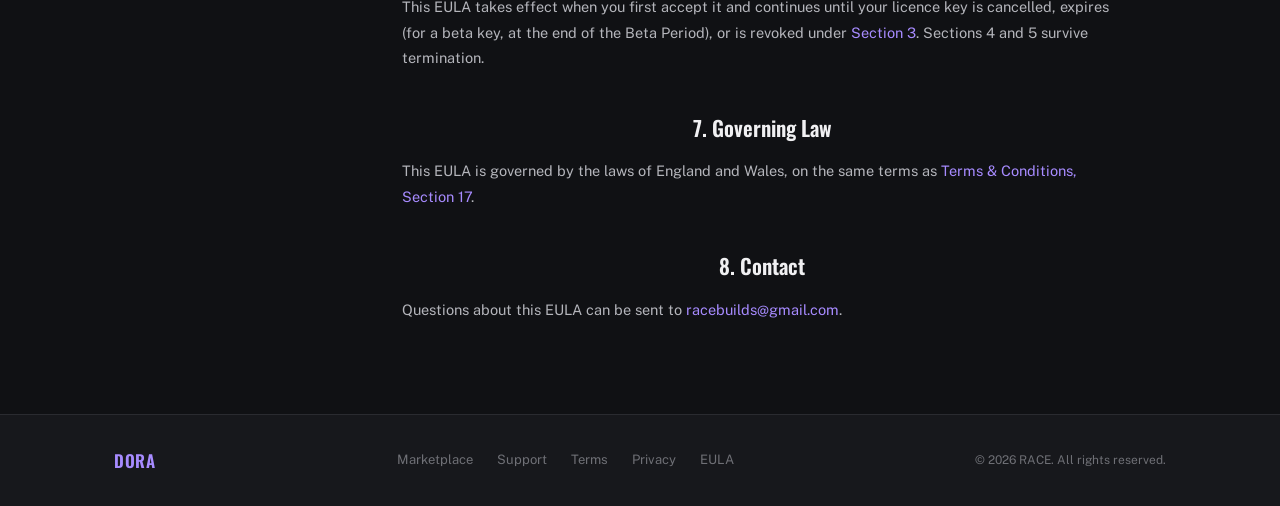
<file: website/dora/eula.html>
<!DOCTYPE html>
<html lang="en">
<head>
  <meta charset="UTF-8" />
  <meta name="viewport" content="width=device-width, initial-scale=1.0" />
  <title>End User Licence Agreement — DORA</title>
  <meta name="description" content="End User Licence Agreement and Safety Acknowledgment for the DORA ECU calibration software, operated by RACE." />
  <link rel="stylesheet" href="style.css" />
  <link rel="preconnect" href="https://fonts.googleapis.com" />
  <link href="https://fonts.googleapis.com/css2?family=Oswald:wght@500;600;700&family=Public+Sans:wght@400;500;600;700&family=IBM+Plex+Mono:wght@500&display=swap" rel="stylesheet" />
  <!-- .legal-* rules live in style.css, shared with terms.html/privacy.html -->
</head>
<body>

<!-- ── NAV ─────────────────────────────────────────────────────────────────── -->
<nav class="nav">
  <div class="nav-inner">
    <a href="index.html" class="logo" style="text-decoration:none"><span class="accent">DORA</span></a>
    <div class="nav-links">
      <a href="index.html#features">Features</a>
      <a href="index.html#pricing">Pricing</a>
      <a href="marketplace.html">Marketplace</a>
      <a href="mailto:racebuilds@gmail.com">Support</a>
    </div>
    <a href="index.html" class="btn btn-sm">Back to site</a>
  </div>
</nav>

<!-- ── HEADER ──────────────────────────────────────────────────────────────── -->
<section class="legal-header">
  <div class="container">
    <div class="badge">Legal</div>
    <h1>End User <span class="accent">Licence Agreement</span></h1>
    <div class="legal-updated">Last updated: 15 September 2026</div>
  </div>
</section>

<!-- ── BODY ────────────────────────────────────────────────────────────────── -->
<section class="legal-body">
  <div class="container legal-layout">

    <nav class="legal-toc">
      <a href="#acceptance">1. Acceptance</a>
      <a href="#licence-grant">2. Licence Grant</a>
      <a href="#restrictions">3. Restrictions</a>
      <a href="#safety">4. Safety Acknowledgment</a>
      <a href="#disclaimer">5. Disclaimer &amp; Liability</a>
      <a href="#term">6. Term &amp; Termination</a>
      <a href="#law">7. Governing Law</a>
      <a href="#contact">8. Contact</a>
    </nav>

    <div class="legal-content">

      <p>
        This End User Licence Agreement ("<strong>EULA</strong>") is a legal agreement between you (or
        the workshop you represent) and RACE, the workshop tools company behind DORA ("<strong>RACE</strong>",
        "<strong>we</strong>", "<strong>us</strong>"), governing your installation and use of the DORA
        desktop application ("<strong>Software</strong>"), including during the free public beta. It
        supplements — and should be read alongside — the general
        <a href="terms.html">Terms &amp; Conditions</a> that govern the wider Service.
      </p>
      <div class="legal-placeholder">
        RACE operates as a sole trader (Cameron Rapoo, trading as RACE), not an incorporated company.
        Placeholder — add the registered business address here once confirmed for public display.
      </div>

      <h2 id="acceptance">1. Acceptance</h2>
      <p>
        By installing, activating with a licence key, or otherwise using the Software — including a free
        beta key — you confirm that you have read, understood, and agree to be bound by this EULA, in
        particular the Safety Acknowledgment in <a href="#safety">Section 4</a>. If you do not agree, do
        not install or use the Software. If you are accepting on behalf of a workshop or business, you
        confirm you have authority to bind that business.
      </p>

      <h2 id="licence-grant">2. Licence Grant</h2>
      <p>
        Subject to this EULA, RACE grants you a limited, non-exclusive, non-transferable, revocable
        licence to install and use the Software on behalf of one workshop (Shop plan) or one individual
        tuner (Solo plan), tied to a single active licence key (including beta keys, which are valid only
        for the published Beta Period). This licence does not transfer any ownership in the Software to you.
      </p>

      <h2 id="restrictions">3. Restrictions</h2>
      <p>You must not, and must not permit others to:</p>
      <ul>
        <li>copy, resell, sublicense, rent, or lease the Software or a licence key to any third party;</li>
        <li>reverse engineer, decompile, or disassemble the Software, except to the extent applicable law expressly permits;</li>
        <li>remove or alter any proprietary or safety-warning notices in the Software;</li>
        <li>run the same licence key on more than one active installation at a time;</li>
        <li>use the Software to build a competing product or service.</li>
      </ul>
      <p>We may revoke a licence key that is shared, resold, or used in breach of this EULA.</p>

      <h2 id="safety">4. Safety Acknowledgment</h2>
      <div class="legal-callout danger">
        <p>
          <strong>Read this section in full before using the Software.</strong> DORA can read from and
          write to your vehicle's engine control unit. Used incorrectly, it can damage an engine or
          drivetrain, cause a vehicle to become unsafe or non-compliant to drive, and cause financial loss.
          By accepting this EULA you confirm you understand and accept the risks below.
        </p>
      </div>

      <h3>4.1 Real ECU flashing risk</h3>
      <p>
        Writing a calibration to a real ECU ("flashing") is not a simulated or reversible-by-default
        action. An interrupted flash, an incompatible map, or a corrupted ROM file can leave an ECU
        unresponsive or a vehicle inoperable, and may require specialist recovery or replacement hardware
        to fix. You are responsible for using a stable power supply, a reliable connection, and a verified,
        vehicle-appropriate ROM file before every flash, and for keeping a backup of the original
        calibration before writing anything new. DORA's Brick Recovery Mode can attempt a real recovery
        flash, but only for STM32-based ECU hardware accessed directly via its own programming pins (not
        the OBD-II connector), and this recovery path has not itself been tested against real silicon by
        RACE. For any other ECU hardware, or if Brick Recovery Mode doesn't apply, there is no recovery
        path available through the Software.
      </p>

      <h3>4.2 Subaru SSM live tuning</h3>
      <p>
        For one protocol only — a vehicle connected live via Subaru SSM in DORA's dedicated live-tuning
        mode — editing a value on a tuning screen and clicking Apply writes that value directly to your
        vehicle's live RAM calibration and takes effect immediately on the running engine, without a
        separate flashing step. This write is temporary (it doesn't survive an ECU power cycle) and only
        happens once you've confirmed your vehicle's RAM offset in the live-SSM connection dialog. For
        every other protocol and connection, editing a value on a tuning screen affects only the built-in
        simulator until you flash it. Where the SSM live-write path applies, you're responsible for the
        consequences of any value written to the running engine in exactly the same way as for a flashed
        change.
      </p>

      <h3>4.3 Known limitations</h3>
      <p>
        Some features are limited in ways you should know about before relying on them for a real vehicle:
        the CAN Bus Analyser's real-hardware interfaces aren't yet wired up and default to Simulator mode;
        the J2534 pass-thru driver path is implemented against the published specification but hasn't been
        exercised against a real J2534 DLL or device; and Remote Tune, which shares a live vehicle's sensor
        data with a connected guest, has no authentication (anyone able to reach the shared session file
        can view it), works only when host and guest can access the same file location, and is one-way —
        the guest can view but not control anything.
      </p>

      <h3>4.4 Safety Limits Override</h3>
      <p>
        DORA's Safety Guard is enabled by default and is designed to block map writes that fall outside
        conservative, vehicle-appropriate bounds. It checks values as you edit or apply them in the
        Software's own tuning screens, and also checks a ROM file's decoded values before ECU Flash or
        Brick Recovery Mode writes it — but only when a matching XDF/definition has been loaded so the
        Software can decode that ROM's tables; a ROM flashed with no definition loaded is written without
        this check. Some panels expose a <strong>Safety Limits Override</strong>
        (or equivalent advanced/expert control) that lets you knowingly write values outside those bounds.
        Using an override is an explicit, manual decision on your part, made outside the tool's own safety
        checks. You are solely responsible for any consequence of a write made with an override enabled,
        including but not limited to knock, lean conditions, boost creep, or engine damage.
      </p>

      <h3>4.5 Emissions-override features</h3>
      <p>
        Some calibration changes achievable through the Software (for example, changes affecting fuelling,
        catalyst-related sensors, or emissions-control strategy) can cause a vehicle to fall outside the
        emissions or environmental compliance requirements that apply in the jurisdiction where it is
        used or registered. You are solely responsible for verifying that any change you make keeps the
        vehicle legal to use on public roads in your jurisdiction, including for MOT/inspection and
        emissions purposes, before you drive it. Using the Software to defeat emissions controls on a
        vehicle used on public roads may be a criminal offence in your jurisdiction — that responsibility
        is entirely yours, not RACE's.
      </p>

      <h3>4.6 No guarantee</h3>
      <p>
        Nothing in the Software — including AI-generated recommendations, Safety Guard, or a tune obtained
        through the Tune Marketplace — is guaranteed to be safe, accurate, complete, or legal for your
        specific vehicle. Always test conservatively and re-verify with live data after applying any
        change. See <a href="terms.html#tuning-risk">Terms &amp; Conditions, Section 6</a> for the full
        tuning risk disclaimer.
      </p>

      <h2 id="disclaimer">5. Disclaimer &amp; Liability</h2>
      <p>
        The Software is provided "as is", without warranty of any kind, to the fullest extent permitted by
        law. RACE's disclaimer of warranties, limitation of liability, and indemnity terms in
        <a href="terms.html#warranty">Terms &amp; Conditions, Sections 12–14</a> apply to this EULA as if
        set out in full here, and are not reduced or replaced by anything in this document.
      </p>

      <h2 id="term">6. Term &amp; Termination</h2>
      <p>
        This EULA takes effect when you first accept it and continues until your licence key is cancelled,
        expires (for a beta key, at the end of the Beta Period), or is revoked under
        <a href="#restrictions">Section 3</a>. Sections 4 and 5 survive termination.
      </p>

      <h2 id="law">7. Governing Law</h2>
      <p>
        This EULA is governed by the laws of England and Wales, on the same terms as
        <a href="terms.html#law">Terms &amp; Conditions, Section 17</a>.
      </p>

      <h2 id="contact">8. Contact</h2>
      <p>
        Questions about this EULA can be sent to
        <a href="mailto:racebuilds@gmail.com">racebuilds@gmail.com</a>.
      </p>

    </div>
  </div>
</section>

<!-- ── FOOTER ───────────────────────────────────────────────────────────────── -->
<footer class="footer">
  <div class="container footer-inner">
    <a href="index.html" class="logo" style="text-decoration:none"><span class="accent">DORA</span></a>
    <div class="footer-links">
      <a href="marketplace.html">Marketplace</a>
      <a href="mailto:racebuilds@gmail.com">Support</a>
      <a href="terms.html">Terms</a>
      <a href="privacy.html">Privacy</a>
      <a href="eula.html">EULA</a>
    </div>
    <p class="footer-copy">© 2026 RACE. All rights reserved.</p>
  </div>
</footer>

</body>
</html>
</file>
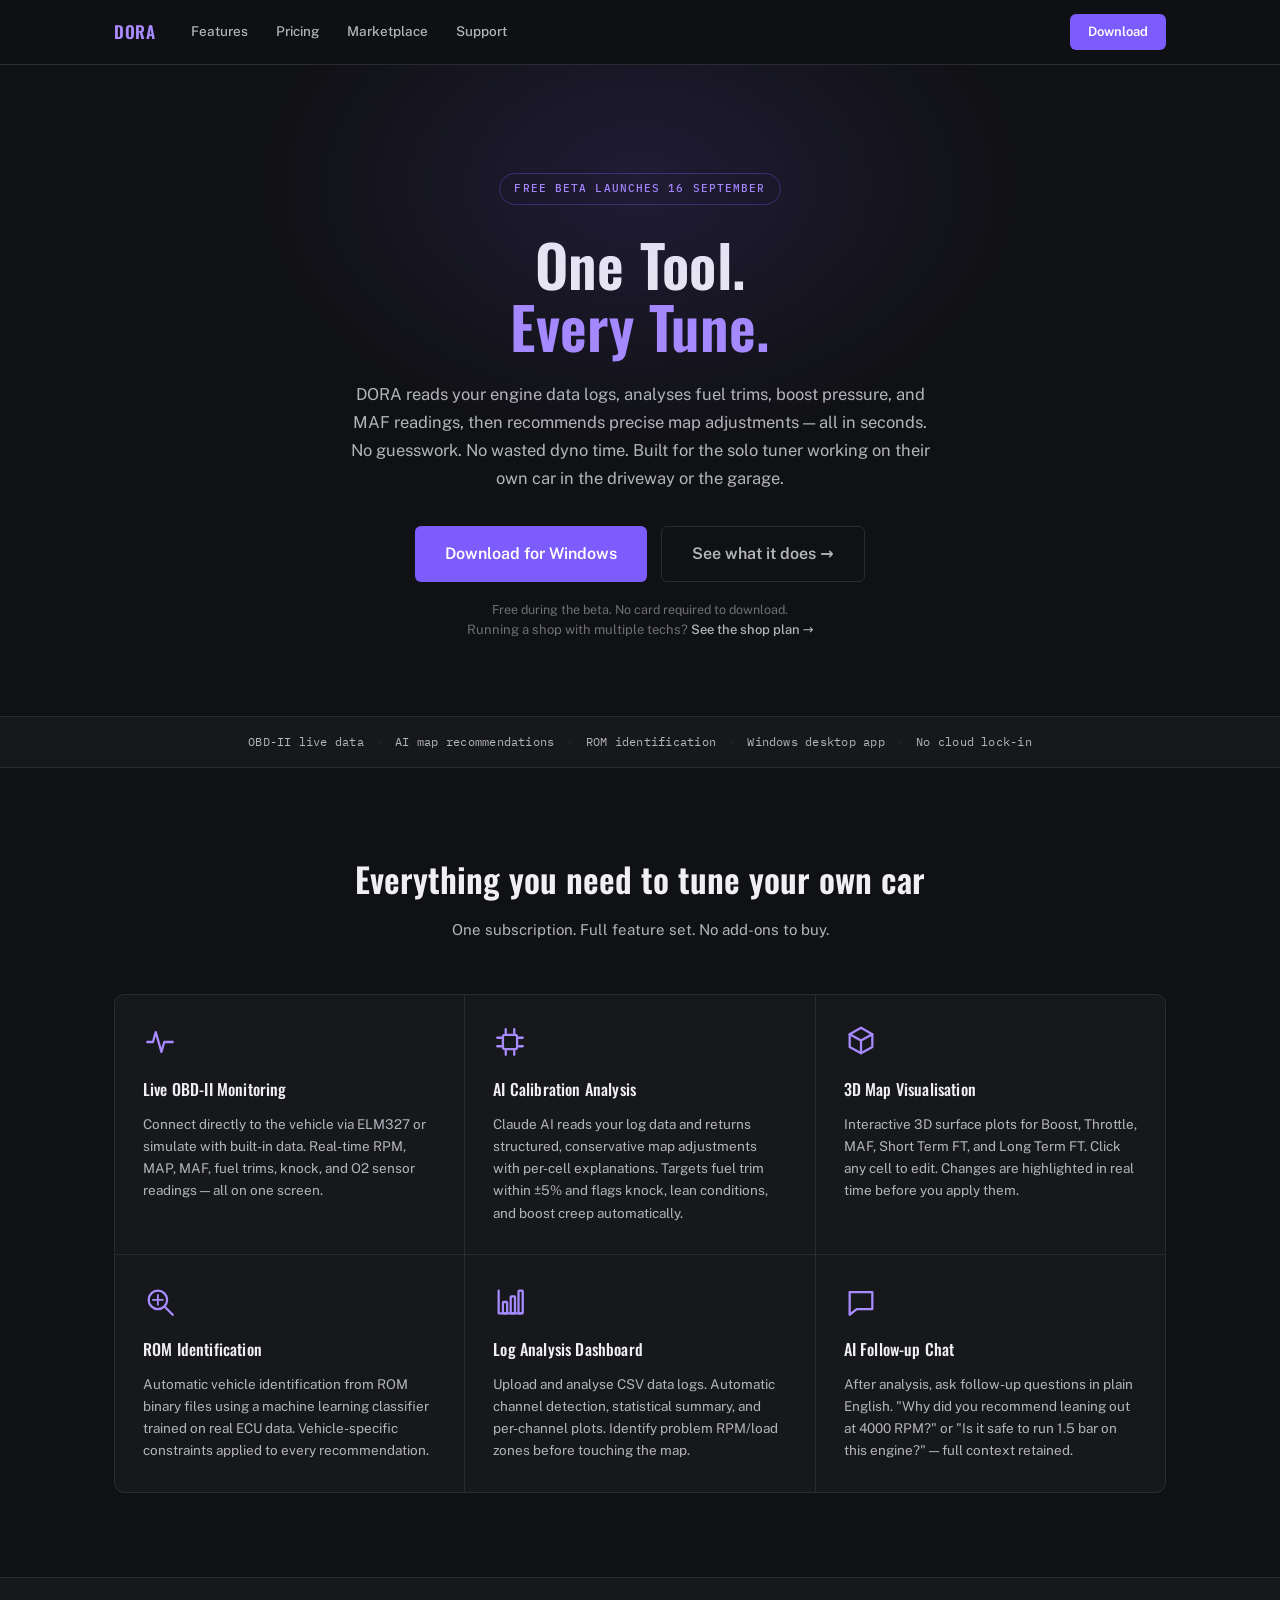
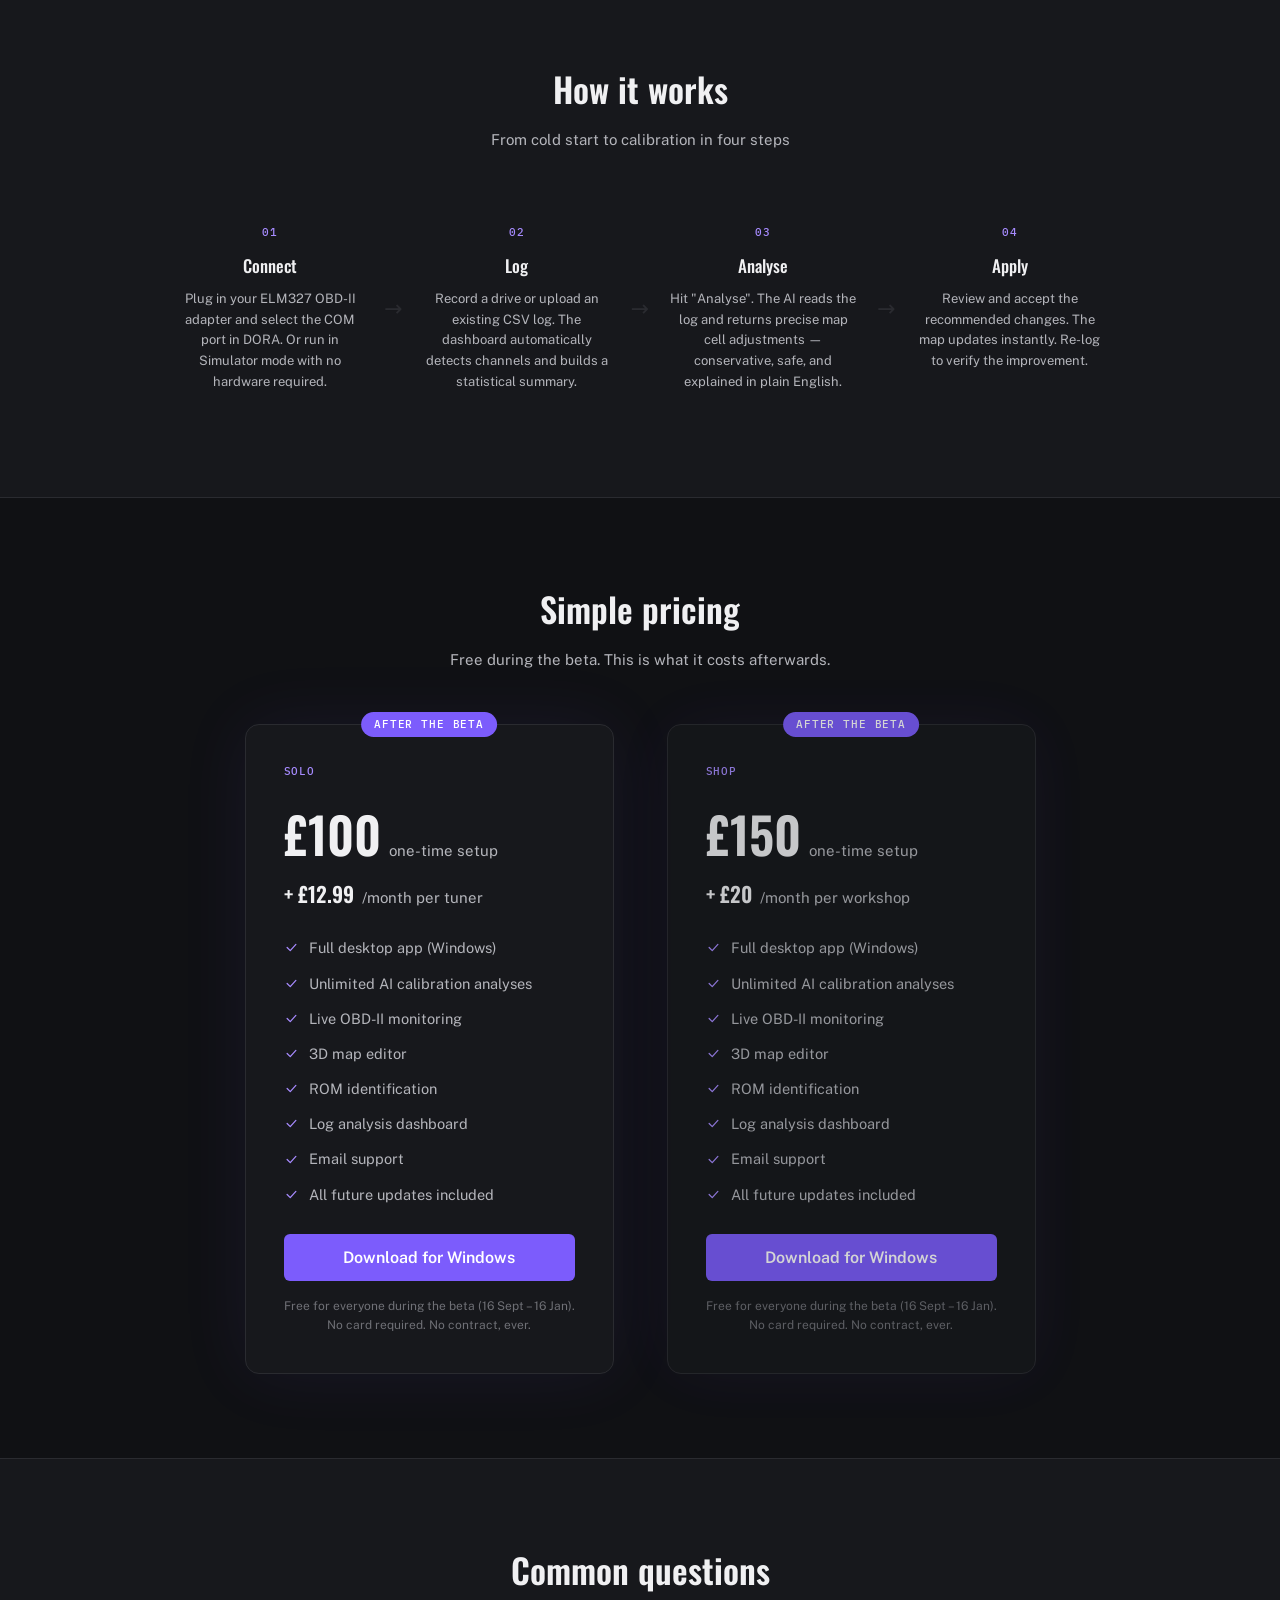
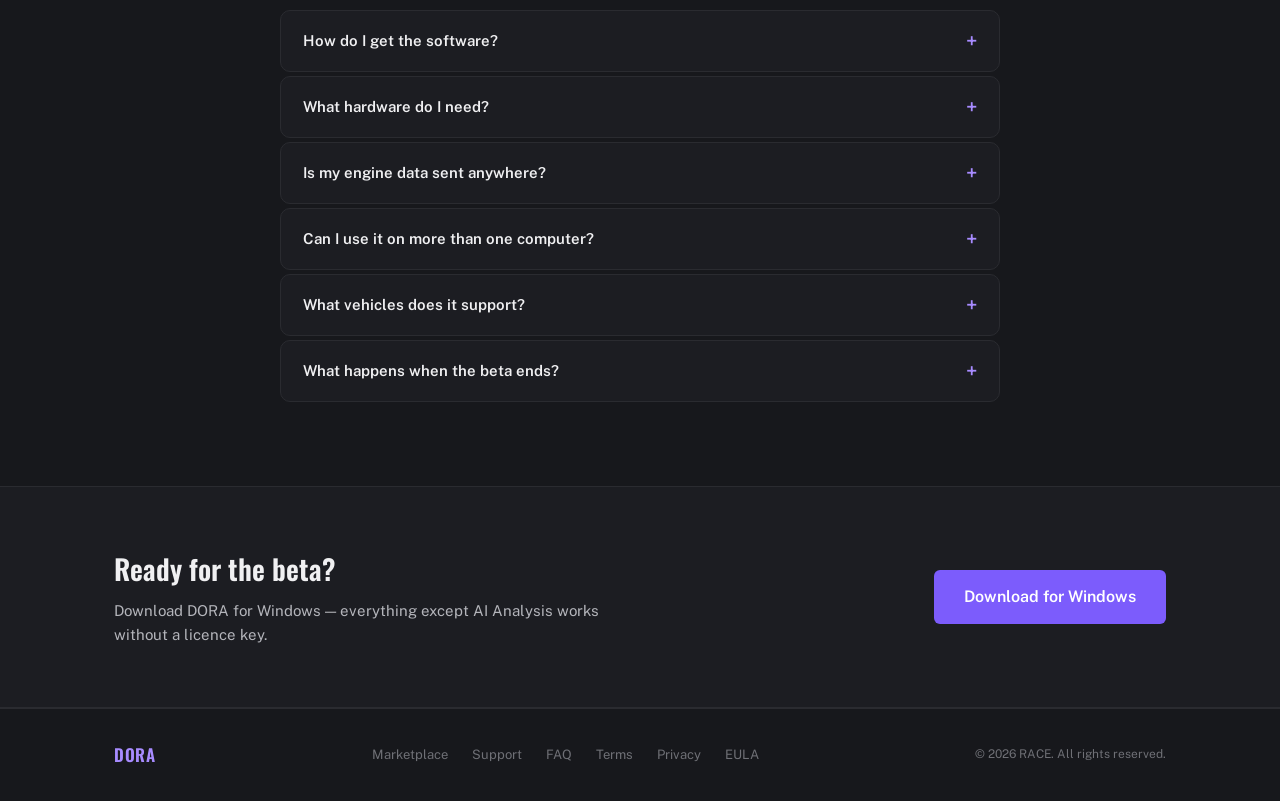
<file: website/dora/index-solo.html>
<!DOCTYPE html>
<html lang="en">
<head>
  <meta charset="UTF-8" />
  <meta name="viewport" content="width=device-width, initial-scale=1.0" />
  <title>DORA for Solo Tuners — AI-Powered ECU Calibration Software</title>
  <meta name="description" content="Professional ECU tuning software with AI-powered calibration analysis. Built for solo tuners working on their own cars. £100 one-time, then £12.99/month." />
  <link rel="stylesheet" href="style.css" />
  <link rel="preconnect" href="https://fonts.googleapis.com" />
  <link href="https://fonts.googleapis.com/css2?family=Oswald:wght@500;600;700&family=Public+Sans:wght@400;500;600;700&family=IBM+Plex+Mono:wght@500&display=swap" rel="stylesheet" />
</head>
<body data-tier="solo">

<!-- ── NAV ─────────────────────────────────────────────────────────────────── -->
<nav class="nav">
  <div class="nav-inner">
    <div class="logo"><span class="accent">DORA</span></div>
    <div class="nav-links">
      <a href="#features">Features</a>
      <a href="#pricing">Pricing</a>
      <a href="marketplace.html">Marketplace</a>
      <a href="mailto:racebuilds@gmail.com">Support</a>
    </div>
    <a href="#" class="btn btn-sm" onclick="openDownloadModal(); return false;">Download</a>
  </div>
</nav>

<!-- ── HERO ────────────────────────────────────────────────────────────────── -->
<section class="hero">
  <div class="hero-glow"></div>
  <div class="container">
    <div class="badge">Free Beta Launches 16 September</div>
    <h1>One Tool.<br /><span class="accent">Every Tune.</span></h1>
    <p class="hero-sub">
      DORA reads your engine data logs, analyses fuel trims, boost pressure,
      and MAF readings, then recommends precise map adjustments — all in seconds.
      No guesswork. No wasted dyno time. Built for the solo tuner working on
      their own car in the driveway or the garage.
    </p>
    <div class="hero-actions">
      <a href="#" class="btn btn-lg" onclick="openDownloadModal(); return false;">Download for Windows</a>
      <a href="#features" class="btn btn-ghost btn-lg">See what it does →</a>
    </div>
    <div class="hero-note">Free during the beta. No card required to download.</div>
    <div class="audience-switch">Running a shop with multiple techs? <a href="index.html">See the shop plan →</a></div>
  </div>
</section>

<!-- ── SOCIAL PROOF BAR ─────────────────────────────────────────────────────── -->
<div class="proof-bar">
  <div class="container proof-inner">
    <span>OBD-II live data</span>
    <span class="dot">·</span>
    <span>AI map recommendations</span>
    <span class="dot">·</span>
    <span>ROM identification</span>
    <span class="dot">·</span>
    <span>Windows desktop app</span>
    <span class="dot">·</span>
    <span>No cloud lock-in</span>
  </div>
</div>

<!-- ── FEATURES ─────────────────────────────────────────────────────────────── -->
<section class="features" id="features">
  <div class="container">
    <h2>Everything you need to tune your own car</h2>
    <p class="section-sub">One subscription. Full feature set. No add-ons to buy.</p>

    <div class="feature-grid">

      <div class="feature-card">
        <div class="feature-icon"><svg viewBox="0 0 24 24" fill="none"><path d="M3 12h4l2-7 4 14 2-7h6" stroke="currentColor" stroke-width="1.6" stroke-linecap="round" stroke-linejoin="round"/></svg></div>
        <h3>Live OBD-II Monitoring</h3>
        <p>Connect directly to the vehicle via ELM327 or simulate with built-in data. Real-time RPM, MAP, MAF, fuel trims, knock, and O2 sensor readings — all on one screen.</p>
      </div>

      <div class="feature-card">
        <div class="feature-icon"><svg viewBox="0 0 24 24" fill="none"><rect x="7" y="7" width="10" height="10" rx="1.5" stroke="currentColor" stroke-width="1.6"/><path d="M9 3v3M15 3v3M9 18v3M15 18v3M3 9h3M3 15h3M18 9h3M18 15h3" stroke="currentColor" stroke-width="1.6" stroke-linecap="round"/></svg></div>
        <h3>AI Calibration Analysis</h3>
        <p>Claude AI reads your log data and returns structured, conservative map adjustments with per-cell explanations. Targets fuel trim within ±5% and flags knock, lean conditions, and boost creep automatically.</p>
      </div>

      <div class="feature-card">
        <div class="feature-icon"><svg viewBox="0 0 24 24" fill="none"><path d="M12 2l8 4.5v9L12 20l-8-4.5v-9L12 2z" stroke="currentColor" stroke-width="1.6" stroke-linejoin="round"/><path d="M12 11L4 6.5M12 11l8-4.5M12 11v9" stroke="currentColor" stroke-width="1.6" stroke-linecap="round"/></svg></div>
        <h3>3D Map Visualisation</h3>
        <p>Interactive 3D surface plots for Boost, Throttle, MAF, Short Term FT, and Long Term FT. Click any cell to edit. Changes are highlighted in real time before you apply them.</p>
      </div>

      <div class="feature-card">
        <div class="feature-icon"><svg viewBox="0 0 24 24" fill="none"><circle cx="10.5" cy="10.5" r="6.5" stroke="currentColor" stroke-width="1.6"/><path d="M15.5 15.5L21 21" stroke="currentColor" stroke-width="1.6" stroke-linecap="round"/><path d="M10.5 7v7M7 10.5h7" stroke="currentColor" stroke-width="1.3" stroke-linecap="round"/></svg></div>
        <h3>ROM Identification</h3>
        <p>Automatic vehicle identification from ROM binary files using a machine learning classifier trained on real ECU data. Vehicle-specific constraints applied to every recommendation.</p>
      </div>

      <div class="feature-card">
        <div class="feature-icon"><svg viewBox="0 0 24 24" fill="none"><path d="M4 20V4M4 20h16" stroke="currentColor" stroke-width="1.6" stroke-linecap="round" stroke-linejoin="round"/><rect x="7" y="12" width="3" height="8" rx="0.5" stroke="currentColor" stroke-width="1.6"/><rect x="12.5" y="8" width="3" height="12" rx="0.5" stroke="currentColor" stroke-width="1.6"/><rect x="18" y="4" width="3" height="16" rx="0.5" stroke="currentColor" stroke-width="1.6"/></svg></div>
        <h3>Log Analysis Dashboard</h3>
        <p>Upload and analyse CSV data logs. Automatic channel detection, statistical summary, and per-channel plots. Identify problem RPM/load zones before touching the map.</p>
      </div>

      <div class="feature-card">
        <div class="feature-icon"><svg viewBox="0 0 24 24" fill="none"><path d="M4 5h16v12H9l-5 4V5z" stroke="currentColor" stroke-width="1.6" stroke-linejoin="round"/></svg></div>
        <h3>AI Follow-up Chat</h3>
        <p>After analysis, ask follow-up questions in plain English. "Why did you recommend leaning out at 4000 RPM?" or "Is it safe to run 1.5 bar on this engine?" — full context retained.</p>
      </div>

    </div>
  </div>
</section>

<!-- ── HOW IT WORKS ─────────────────────────────────────────────────────────── -->
<section class="how" id="how">
  <div class="container">
    <h2>How it works</h2>
    <p class="section-sub">From cold start to calibration in four steps</p>
    <div class="steps">
      <div class="step">
        <div class="step-num">01</div>
        <h3>Connect</h3>
        <p>Plug in your ELM327 OBD-II adapter and select the COM port in DORA. Or run in Simulator mode with no hardware required.</p>
      </div>
      <div class="step-arrow">→</div>
      <div class="step">
        <div class="step-num">02</div>
        <h3>Log</h3>
        <p>Record a drive or upload an existing CSV log. The dashboard automatically detects channels and builds a statistical summary.</p>
      </div>
      <div class="step-arrow">→</div>
      <div class="step">
        <div class="step-num">03</div>
        <h3>Analyse</h3>
        <p>Hit "Analyse". The AI reads the log and returns precise map cell adjustments — conservative, safe, and explained in plain English.</p>
      </div>
      <div class="step-arrow">→</div>
      <div class="step">
        <div class="step-num">04</div>
        <h3>Apply</h3>
        <p>Review and accept the recommended changes. The map updates instantly. Re-log to verify the improvement.</p>
      </div>
    </div>
  </div>
</section>

<!-- ── PRICING ──────────────────────────────────────────────────────────────── -->
<section class="pricing" id="pricing">
  <div class="container">
    <h2>Simple pricing</h2>
    <p class="section-sub">Free during the beta. This is what it costs afterwards.</p>

    <div class="pricing-grid">
      <div class="pricing-card">
        <div class="pricing-badge">After the Beta</div>
        <div class="pricing-plan-label">Solo</div>
        <div class="price-row">
          <span class="price">£100</span>
          <span class="price-period">one-time setup</span>
        </div>
        <div class="price-row price-row-sub">
          <span class="price-plus">+ £12.99</span>
          <span class="price-period">/month per tuner</span>
        </div>
        <ul class="price-features">
          <li><svg class="check" viewBox="0 0 24 24" fill="none"><path d="M5 12l5 5L19 7" stroke="currentColor" stroke-width="2" stroke-linecap="round" stroke-linejoin="round"/></svg> Full desktop app (Windows)</li>
          <li><svg class="check" viewBox="0 0 24 24" fill="none"><path d="M5 12l5 5L19 7" stroke="currentColor" stroke-width="2" stroke-linecap="round" stroke-linejoin="round"/></svg> Unlimited AI calibration analyses</li>
          <li><svg class="check" viewBox="0 0 24 24" fill="none"><path d="M5 12l5 5L19 7" stroke="currentColor" stroke-width="2" stroke-linecap="round" stroke-linejoin="round"/></svg> Live OBD-II monitoring</li>
          <li><svg class="check" viewBox="0 0 24 24" fill="none"><path d="M5 12l5 5L19 7" stroke="currentColor" stroke-width="2" stroke-linecap="round" stroke-linejoin="round"/></svg> 3D map editor</li>
          <li><svg class="check" viewBox="0 0 24 24" fill="none"><path d="M5 12l5 5L19 7" stroke="currentColor" stroke-width="2" stroke-linecap="round" stroke-linejoin="round"/></svg> ROM identification</li>
          <li><svg class="check" viewBox="0 0 24 24" fill="none"><path d="M5 12l5 5L19 7" stroke="currentColor" stroke-width="2" stroke-linecap="round" stroke-linejoin="round"/></svg> Log analysis dashboard</li>
          <li><svg class="check" viewBox="0 0 24 24" fill="none"><path d="M5 12l5 5L19 7" stroke="currentColor" stroke-width="2" stroke-linecap="round" stroke-linejoin="round"/></svg> Email support</li>
          <li><svg class="check" viewBox="0 0 24 24" fill="none"><path d="M5 12l5 5L19 7" stroke="currentColor" stroke-width="2" stroke-linecap="round" stroke-linejoin="round"/></svg> All future updates included</li>
        </ul>
        <button class="btn btn-lg btn-full" id="buy-btn" onclick="openDownloadModal()">
          Download for Windows
        </button>
        <p class="pricing-note">
          Free for everyone during the beta (16 Sept – 16 Jan).<br />
          No card required. No contract, ever.
        </p>
      </div>

      <div class="pricing-card pricing-card--secondary">
        <div class="pricing-badge">After the Beta</div>
        <div class="pricing-plan-label">Shop</div>
        <div class="price-row">
          <span class="price">£150</span>
          <span class="price-period">one-time setup</span>
        </div>
        <div class="price-row price-row-sub">
          <span class="price-plus">+ £20</span>
          <span class="price-period">/month per workshop</span>
        </div>
        <ul class="price-features">
          <li><svg class="check" viewBox="0 0 24 24" fill="none"><path d="M5 12l5 5L19 7" stroke="currentColor" stroke-width="2" stroke-linecap="round" stroke-linejoin="round"/></svg> Full desktop app (Windows)</li>
          <li><svg class="check" viewBox="0 0 24 24" fill="none"><path d="M5 12l5 5L19 7" stroke="currentColor" stroke-width="2" stroke-linecap="round" stroke-linejoin="round"/></svg> Unlimited AI calibration analyses</li>
          <li><svg class="check" viewBox="0 0 24 24" fill="none"><path d="M5 12l5 5L19 7" stroke="currentColor" stroke-width="2" stroke-linecap="round" stroke-linejoin="round"/></svg> Live OBD-II monitoring</li>
          <li><svg class="check" viewBox="0 0 24 24" fill="none"><path d="M5 12l5 5L19 7" stroke="currentColor" stroke-width="2" stroke-linecap="round" stroke-linejoin="round"/></svg> 3D map editor</li>
          <li><svg class="check" viewBox="0 0 24 24" fill="none"><path d="M5 12l5 5L19 7" stroke="currentColor" stroke-width="2" stroke-linecap="round" stroke-linejoin="round"/></svg> ROM identification</li>
          <li><svg class="check" viewBox="0 0 24 24" fill="none"><path d="M5 12l5 5L19 7" stroke="currentColor" stroke-width="2" stroke-linecap="round" stroke-linejoin="round"/></svg> Log analysis dashboard</li>
          <li><svg class="check" viewBox="0 0 24 24" fill="none"><path d="M5 12l5 5L19 7" stroke="currentColor" stroke-width="2" stroke-linecap="round" stroke-linejoin="round"/></svg> Email support</li>
          <li><svg class="check" viewBox="0 0 24 24" fill="none"><path d="M5 12l5 5L19 7" stroke="currentColor" stroke-width="2" stroke-linecap="round" stroke-linejoin="round"/></svg> All future updates included</li>
        </ul>
        <button class="btn btn-lg btn-full" onclick="openDownloadModal()">
          Download for Windows
        </button>
        <p class="pricing-note">
          Free for everyone during the beta (16 Sept – 16 Jan).<br />
          No card required. No contract, ever.
        </p>
      </div>
    </div>
  </div>
</section>

<!-- ── FAQ ─────────────────────────────────────────────────────────────────── -->
<section class="faq" id="faq">
  <div class="container">
    <h2>Common questions</h2>
    <div class="faq-list">

      <details class="faq-item">
        <summary>How do I get the software?</summary>
        <p>Join the waitlist with your email — no card needed. When the beta launches on 16 September, we email everyone a free licence key and the installer link. Paste your key into Settings and you're fully unlocked.</p>
      </details>

      <details class="faq-item">
        <summary>What hardware do I need?</summary>
        <p>A Windows PC and an ELM327 OBD-II Bluetooth or USB adapter (available for under £10 online). DORA also runs in Simulator mode with no hardware — useful for testing and training.</p>
      </details>

      <details class="faq-item">
        <summary>Is my engine data sent anywhere?</summary>
        <p>Log data is sent to our secure AI backend only when you click "Analyse". It is used solely to generate your recommendation and is not stored or shared. OBD live data never leaves your machine.</p>
      </details>

      <details class="faq-item">
        <summary>Can I use it on more than one computer?</summary>
        <p>Your licence covers one tuner (one active installation). If you need to move to a new machine, just install the app and enter the same key.</p>
      </details>

      <details class="faq-item">
        <summary>What vehicles does it support?</summary>
        <p>Any vehicle with an OBD-II port (all petrol and diesel cars sold in the UK after 2001). ROM identification supports a growing database of common ECU binaries — coverage expands with each update.</p>
      </details>

      <details class="faq-item">
        <summary>What happens when the beta ends?</summary>
        <p>Beta keys work through 16 January. We'll email everyone before then with the option to move to a paid plan — nothing is charged automatically, and there's no card on file to cancel.</p>
      </details>

    </div>
  </div>
</section>

<!-- ── DOWNLOAD ─────────────────────────────────────────────────────────────── -->
<section class="download" id="download">
  <div class="container download-inner">
    <div>
      <h2>Ready for the beta?</h2>
      <p>Download DORA for Windows — everything except AI Analysis works without a licence key.</p>
    </div>
    <a href="#" class="btn btn-lg" onclick="openDownloadModal(); return false;">
      Download for Windows
    </a>
  </div>
</section>

<!-- ── FOOTER ───────────────────────────────────────────────────────────────── -->
<footer class="footer">
  <div class="container footer-inner">
    <div class="logo"><span class="accent">DORA</span></div>
    <div class="footer-links">
      <a href="marketplace.html">Marketplace</a>
      <a href="mailto:racebuilds@gmail.com">Support</a>
      <a href="#faq">FAQ</a>
      <a href="terms.html">Terms</a>
      <a href="privacy.html">Privacy</a>
      <a href="eula.html">EULA</a>
    </div>
    <p class="footer-copy">© 2026 RACE. All rights reserved.</p>
  </div>
</footer>

<!-- ── Checkout modal overlay ───────────────────────────────────────────────── -->
<div id="checkout-overlay" class="overlay hidden">
  <div class="modal">
    <h3>Enter your email</h3>
    <p>Your licence key will be sent here after payment.</p>
    <input type="email" id="checkout-email" placeholder="you@example.com" />
    <div id="checkout-error" class="modal-error hidden"></div>
    <div class="modal-btns">
      <button class="btn btn-lg btn-full" id="modal-submit" onclick="submitCheckout()">Continue to Payment →</button>
      <button class="btn-ghost-sm" onclick="closeModal()">Cancel</button>
    </div>
    <p style="font-size:12px;color:var(--fg-muted);margin-top:10px;line-height:1.6;">
      By continuing to payment you agree to the DORA
      <a href="eula.html#safety" target="_blank" rel="noopener">EULA, including the Safety Acknowledgment</a>
      (real ECU flashing risk, Safety Limits Override, and emissions-override features), our
      <a href="terms.html" target="_blank" rel="noopener">Terms &amp; Conditions</a>, and our
      <a href="privacy.html" target="_blank" rel="noopener">Privacy Policy</a>.
    </p>
  </div>
</div>

<!-- ── Waitlist modal overlay ────────────────────────────────────────────────── -->
<!-- Form UI is a Google Form (embedded below); a Forms-bound Apps Script relays
     each submission to our own backend -> POST /waitlist/webhook, so the
     existing beta-launch pipeline (/admin/launch-beta) keeps working unchanged. -->
<div id="waitlist-overlay" class="overlay hidden">
  <div class="modal modal-embed">
    <h3>Join the beta waitlist</h3>
    <p>Free, no card required. We'll email your beta key the moment DORA launches on 16 September.</p>
    <iframe
      src="https://docs.google.com/forms/d/e/1FAIpQLSf42Ybi4Acb1VpbFkB7mLHU_TWteO68GNsWkfqBAV-11IIceA/viewform?embedded=true"
      width="100%" height="520" frameborder="0" marginheight="0" marginwidth="0">Loading…</iframe>
    <p style="font-size:12px;color:var(--fg-muted);margin-top:10px;line-height:1.6;">
      By submitting this form you agree to the DORA
      <a href="eula.html#safety" target="_blank" rel="noopener">EULA, including the Safety Acknowledgment</a>
      (real ECU flashing risk, Safety Limits Override, and emissions-override features), and our
      <a href="privacy.html" target="_blank" rel="noopener">Privacy Policy</a>.
    </p>
    <button class="btn-ghost-sm" onclick="closeWaitlistModal()">Close</button>
  </div>
</div>

<!-- ── Download details modal overlay ────────────────────────────────────────── -->
<!-- Google Form collects Name/Email/Phone (Google stores every submission in
     its own linked Sheet — no backend involved). The actual download link
     sits below the form itself rather than depending on the form's own
     confirmation screen, so it isn't blocked on submission succeeding. -->
<div id="download-overlay" class="overlay hidden">
  <div class="modal modal-embed">
    <h3>Download DORA for Windows</h3>
    <p>Enter your details below, then use the download link underneath the form.</p>
    <iframe
      src="https://docs.google.com/forms/d/e/1FAIpQLSfSMyAAMD6IKJf-Db5bQfbf61j-dhzBMugZn23KWCkqb7jsaw/viewform?embedded=true"
      width="100%" height="520" frameborder="0" marginheight="0" marginwidth="0">Loading…</iframe>
    <a href="#" id="download-btn" class="btn btn-lg btn-full" style="margin-top:12px;">
      Download DORA
    </a>
    <p style="font-size:12px;color:var(--fg-muted);margin-top:10px;line-height:1.6;background:rgba(124,111,255,0.08);border:1px solid rgba(124,111,255,0.25);border-radius:6px;padding:10px 12px;">
      <strong style="color:var(--fg,#ccc);">Windows may show a warning</strong> — DORA is a new,
      independent tool without an established download history yet, so your browser and/or Windows may
      flag DoraSetup.exe as unrecognised. This is expected, not a sign of malware. If your browser blocks
      the download, click the <strong>⋯</strong> next to it and choose <strong>Keep</strong> (or
      <strong>Keep anyway</strong>). If Windows blocks it from opening, click
      <strong>More info</strong>, then <strong>Run anyway</strong>.
    </p>
    <p style="font-size:12px;color:var(--fg-muted);margin-top:10px;line-height:1.6;">
      By downloading you agree to the DORA
      <a href="eula.html#safety" target="_blank" rel="noopener">EULA, including the Safety Acknowledgment</a>
      (real ECU flashing risk, Safety Limits Override, and emissions-override features), and our
      <a href="privacy.html" target="_blank" rel="noopener">Privacy Policy</a>.
    </p>
    <button class="btn-ghost-sm" onclick="closeDownloadModal()">Close</button>
  </div>
</div>

<script src="app.js"></script>
</body>
</html>
</file>
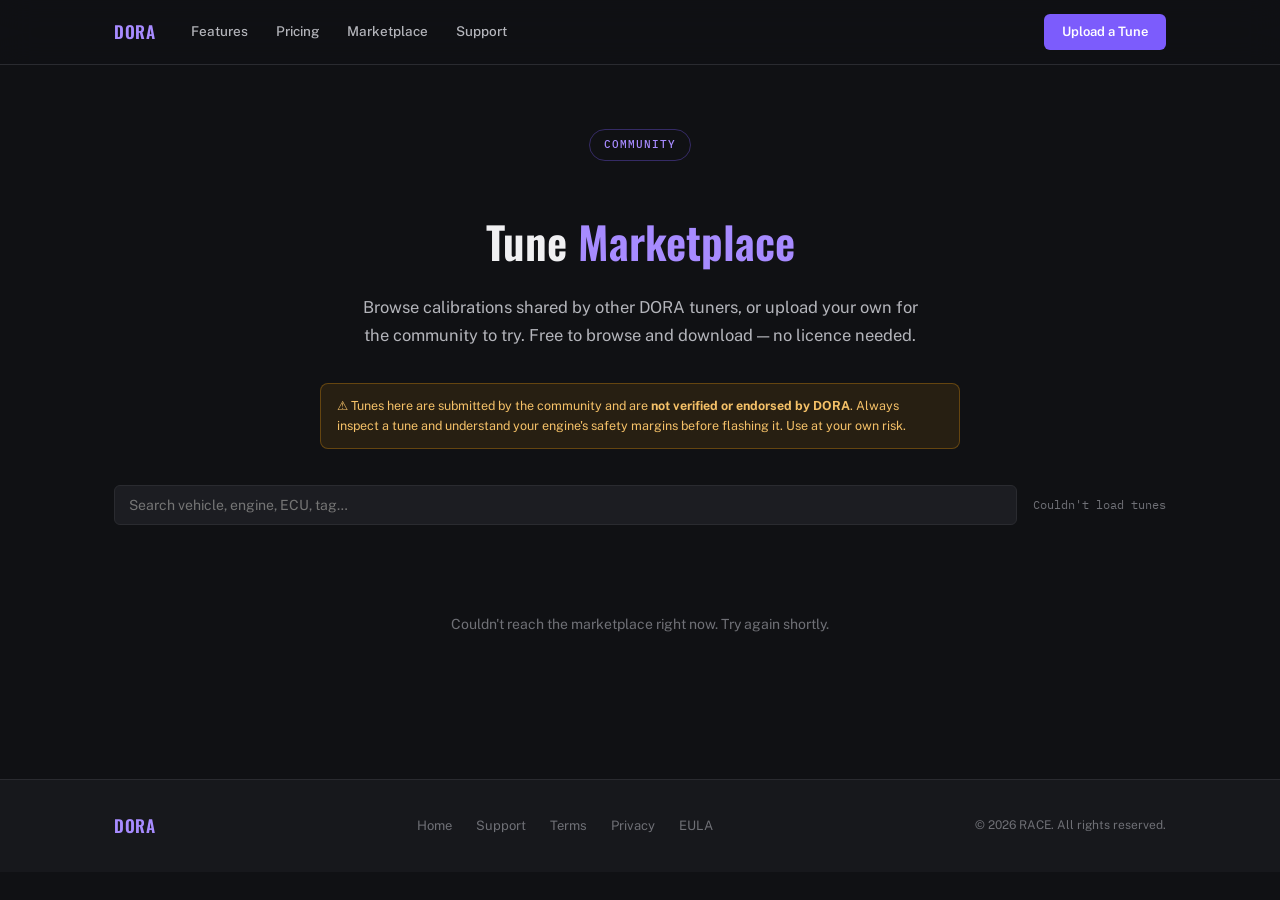
<file: website/dora/marketplace.html>
<!DOCTYPE html>
<html lang="en">
<head>
  <meta charset="UTF-8" />
  <meta name="viewport" content="width=device-width, initial-scale=1.0" />
  <title>Tune Marketplace — DORA</title>
  <meta name="description" content="Browse and share community ECU tunes for DORA. Upload your own calibration or download one from another tuner." />
  <link rel="stylesheet" href="style.css" />
  <link rel="preconnect" href="https://fonts.googleapis.com" />
  <link href="https://fonts.googleapis.com/css2?family=Oswald:wght@500;600;700&family=Public+Sans:wght@400;500;600;700&family=IBM+Plex+Mono:wght@500&display=swap" rel="stylesheet" />
</head>
<body>

<!-- ── NAV ─────────────────────────────────────────────────────────────────── -->
<nav class="nav">
  <div class="nav-inner">
    <a href="index.html" class="logo" style="text-decoration:none"><span class="accent">DORA</span></a>
    <div class="nav-links">
      <a href="index.html#features">Features</a>
      <a href="index.html#pricing">Pricing</a>
      <a href="marketplace.html">Marketplace</a>
      <a href="mailto:racebuilds@gmail.com">Support</a>
    </div>
    <a href="#" class="btn btn-sm" onclick="openUpload(); return false;">Upload a Tune</a>
  </div>
</nav>

<!-- ── HEADER ──────────────────────────────────────────────────────────────── -->
<section class="mkt-header">
  <div class="container">
    <div class="badge">Community</div>
    <h1>Tune <span class="accent">Marketplace</span></h1>
    <p class="hero-sub">
      Browse calibrations shared by other DORA tuners, or upload your own for
      the community to try. Free to browse and download — no licence needed.
    </p>
    <div class="mkt-disclaimer">
      ⚠ Tunes here are submitted by the community and are <strong>not verified or endorsed by DORA</strong>.
      Always inspect a tune and understand your engine's safety margins before flashing it. Use at your own risk.
    </div>
  </div>
</section>

<!-- ── TOOLBAR ─────────────────────────────────────────────────────────────── -->
<section class="mkt-toolbar-section">
  <div class="container mkt-toolbar">
    <input type="text" id="mkt-search" placeholder="Search vehicle, engine, ECU, tag…" />
    <span id="mkt-count" class="mkt-count">Loading…</span>
  </div>
</section>

<!-- ── GRID ────────────────────────────────────────────────────────────────── -->
<section class="mkt-grid-section">
  <div class="container">
    <div id="mkt-empty" class="mkt-empty hidden">No tunes found. Be the first to upload one.</div>
    <div id="mkt-grid" class="mkt-grid"></div>
  </div>
</section>

<!-- ── FOOTER ───────────────────────────────────────────────────────────────── -->
<footer class="footer">
  <div class="container footer-inner">
    <a href="index.html" class="logo" style="text-decoration:none"><span class="accent">DORA</span></a>
    <div class="footer-links">
      <a href="index.html">Home</a>
      <a href="mailto:racebuilds@gmail.com">Support</a>
      <a href="terms.html">Terms</a>
      <a href="privacy.html">Privacy</a>
      <a href="eula.html">EULA</a>
    </div>
    <p class="footer-copy">© 2026 RACE. All rights reserved.</p>
  </div>
</footer>

<!-- ── Upload modal ────────────────────────────────────────────────────────── -->
<div id="upload-overlay" class="overlay hidden">
  <div class="modal mkt-modal">
    <div id="upload-form">
      <h3>Upload a tune</h3>
      <p>Requires your DORA licence key. Your account email is never shown publicly.</p>

      <div class="mkt-field-row">
        <input type="text" id="up-licence" placeholder="DORA-…  (licence key)" />
        <input type="text" id="up-author" placeholder="Display name (optional)" />
      </div>
      <input type="text" id="up-title" placeholder="Tune title *" />
      <div class="mkt-field-row">
        <input type="text" id="up-make" placeholder="Vehicle make" />
        <input type="text" id="up-model" placeholder="Vehicle model" />
        <input type="text" id="up-year" placeholder="Year" />
      </div>
      <div class="mkt-field-row">
        <input type="text" id="up-ecu" placeholder="ECU type" />
        <input type="text" id="up-engine" placeholder="Engine" />
      </div>
      <input type="text" id="up-mods" placeholder="Supporting mods (e.g. downpipe, intake)" />
      <div class="mkt-field-row">
        <input type="text" id="up-gain" placeholder="Power gain (e.g. +45 hp)" />
        <input type="number" step="0.1" id="up-hp-before" placeholder="HP before" />
        <input type="number" step="0.1" id="up-hp-after" placeholder="HP after" />
      </div>
      <input type="text" id="up-tags" placeholder="Tags, comma separated (e.g. stage1, e85, daily)" />
      <textarea id="up-desc" placeholder="Description / tuning notes" rows="4"></textarea>

      <label class="mkt-file-label" for="up-file">
        <span id="up-file-name">Choose tune file… (.bin .hex .ols .kp .adf .map .cal .a2l .xdf .mpc .dam .json .rom .zip, max 20MB)</span>
      </label>
      <input type="file" id="up-file" accept=".bin,.hex,.ols,.kp,.adf,.map,.cal,.a2l,.xdf,.mpc,.dam,.json,.rom,.zip" style="display:none" />

      <div id="upload-error" class="modal-error hidden"></div>
      <div class="modal-btns">
        <button class="btn btn-lg btn-full" id="upload-submit" onclick="submitUpload()">Upload Tune →</button>
        <button class="btn-ghost-sm" onclick="closeUpload()">Cancel</button>
      </div>
    </div>
    <div id="upload-success" class="hidden">
      <h3>Tune uploaded</h3>
      <p>Your tune is now live on the marketplace for everyone to see.</p>
      <div class="modal-btns">
        <button class="btn btn-lg btn-full" onclick="closeUpload()">Done</button>
      </div>
    </div>
  </div>
</div>

<!-- ── Detail modal ────────────────────────────────────────────────────────── -->
<div id="detail-overlay" class="overlay hidden">
  <div class="modal mkt-modal" id="detail-body"></div>
</div>

<script src="marketplace.js"></script>
</body>
</html>
</file>
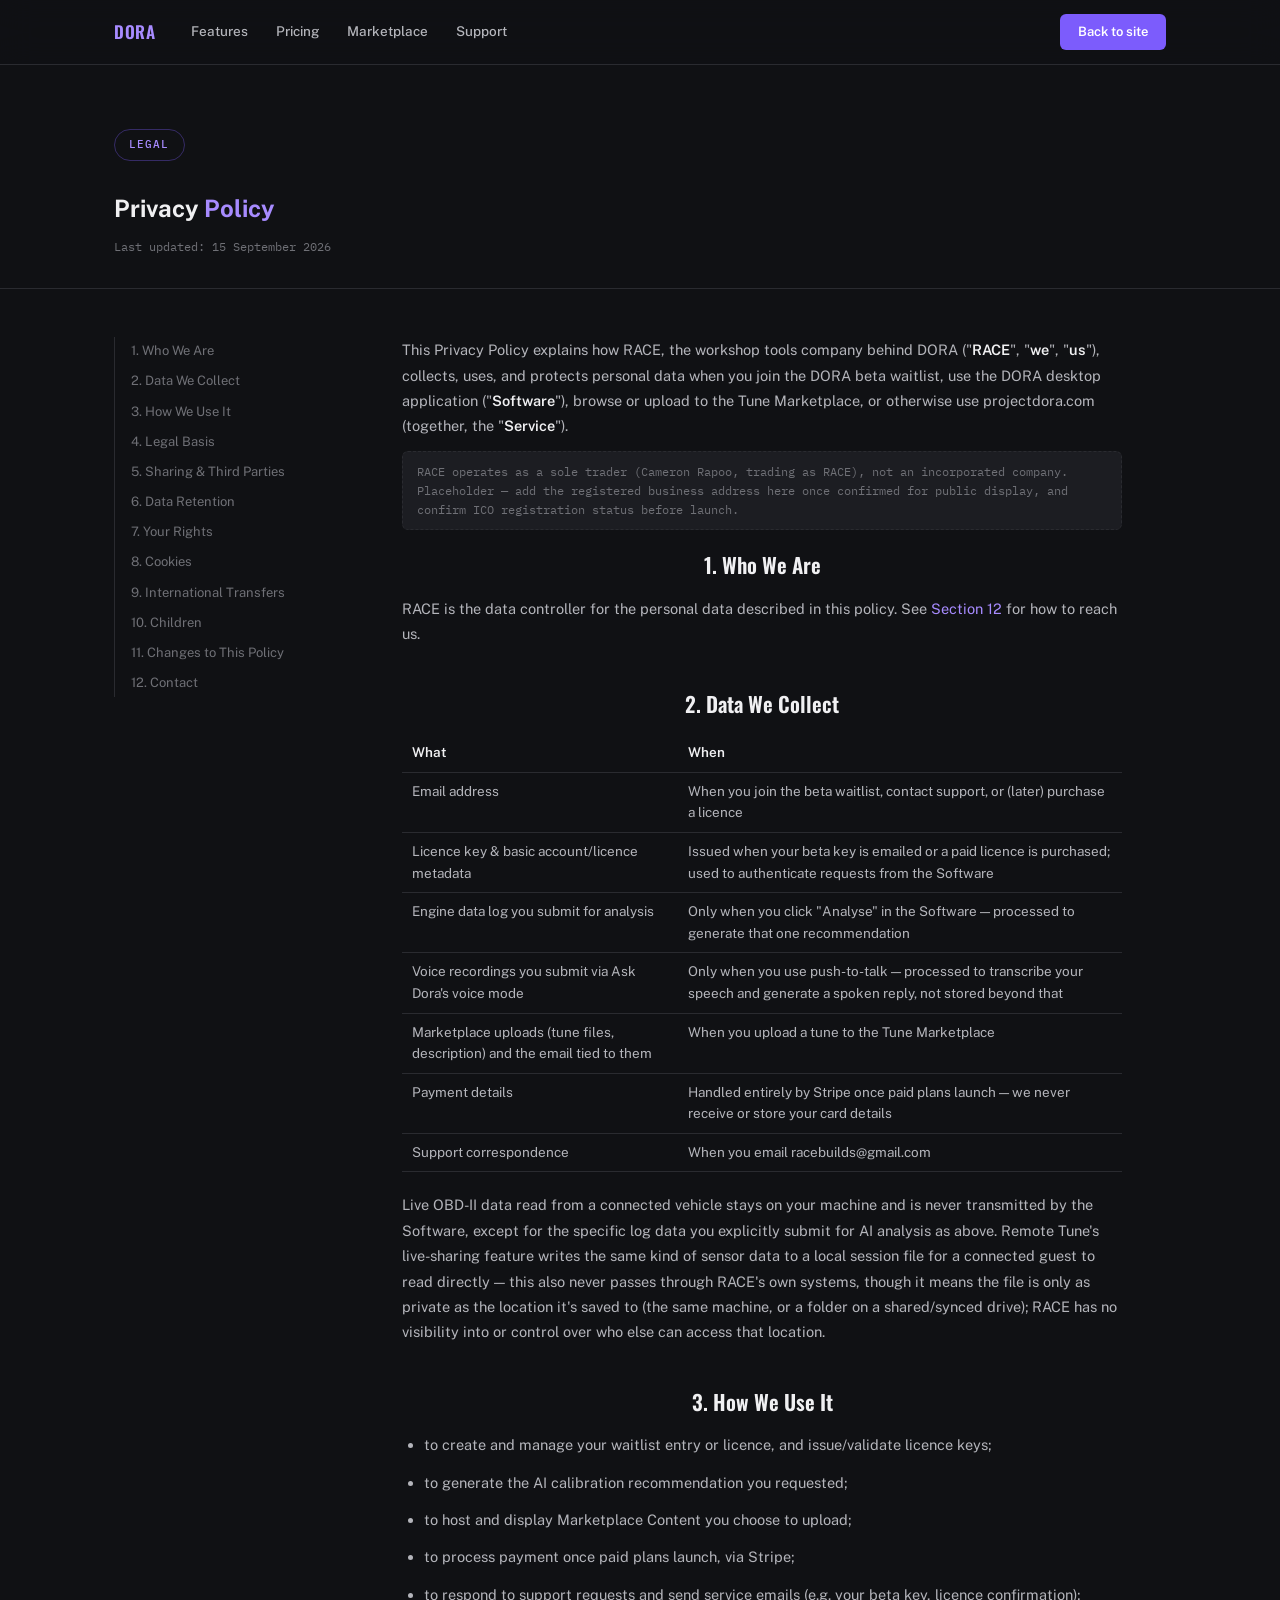
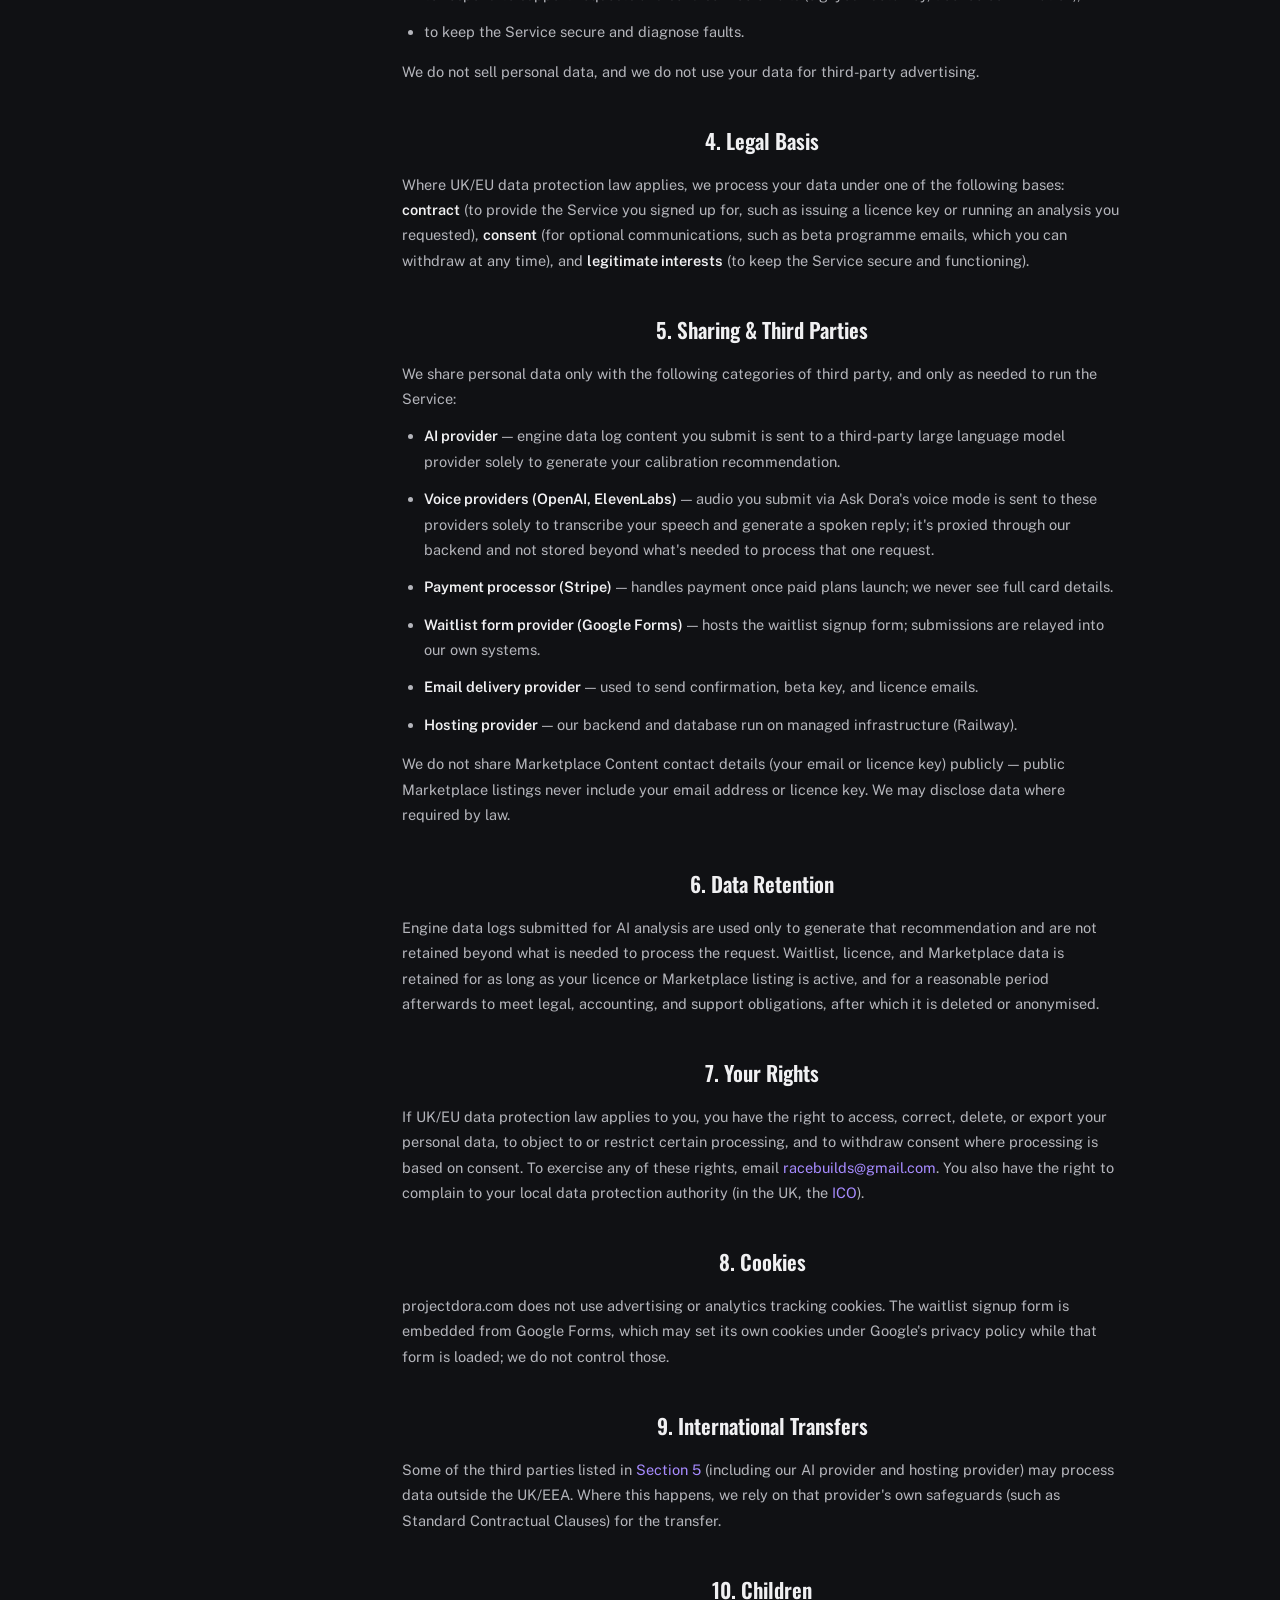
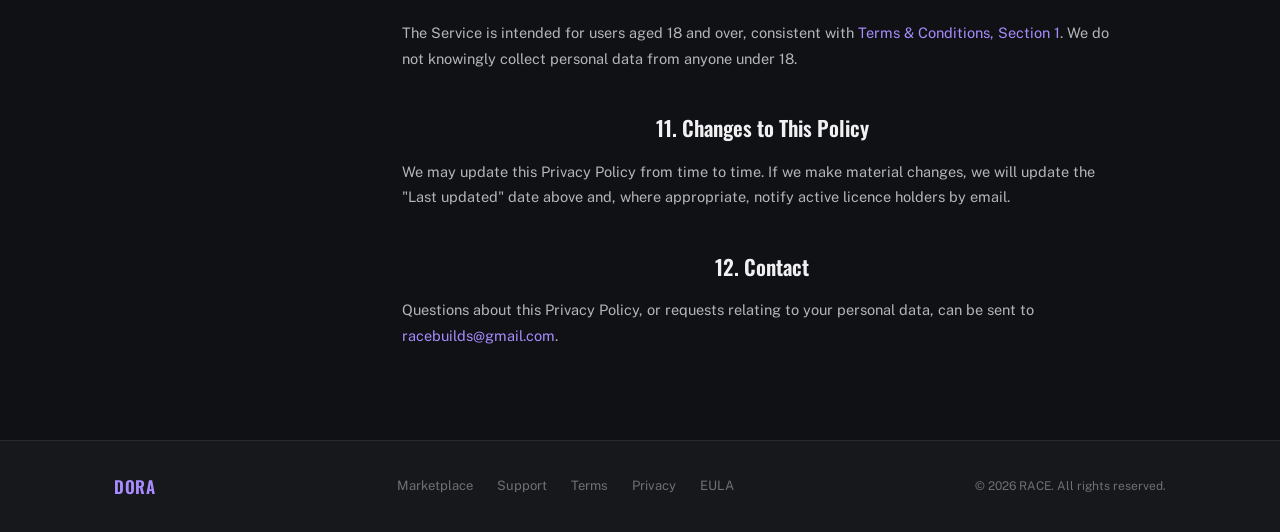
<file: website/dora/privacy.html>
<!DOCTYPE html>
<html lang="en">
<head>
  <meta charset="UTF-8" />
  <meta name="viewport" content="width=device-width, initial-scale=1.0" />
  <title>Privacy Policy — DORA</title>
  <meta name="description" content="Privacy Policy for the DORA ECU calibration software, waitlist, and Tune Marketplace, operated by RACE." />
  <link rel="stylesheet" href="style.css" />
  <link rel="preconnect" href="https://fonts.googleapis.com" />
  <link href="https://fonts.googleapis.com/css2?family=Oswald:wght@500;600;700&family=Public+Sans:wght@400;500;600;700&family=IBM+Plex+Mono:wght@500&display=swap" rel="stylesheet" />
  <!-- .legal-* rules live in style.css, shared with eula.html/terms.html -->
</head>
<body>

<!-- ── NAV ─────────────────────────────────────────────────────────────────── -->
<nav class="nav">
  <div class="nav-inner">
    <a href="index.html" class="logo" style="text-decoration:none"><span class="accent">DORA</span></a>
    <div class="nav-links">
      <a href="index.html#features">Features</a>
      <a href="index.html#pricing">Pricing</a>
      <a href="marketplace.html">Marketplace</a>
      <a href="mailto:racebuilds@gmail.com">Support</a>
    </div>
    <a href="index.html" class="btn btn-sm">Back to site</a>
  </div>
</nav>

<!-- ── HEADER ──────────────────────────────────────────────────────────────── -->
<section class="legal-header">
  <div class="container">
    <div class="badge">Legal</div>
    <h1>Privacy <span class="accent">Policy</span></h1>
    <div class="legal-updated">Last updated: 15 September 2026</div>
  </div>
</section>

<!-- ── BODY ────────────────────────────────────────────────────────────────── -->
<section class="legal-body">
  <div class="container legal-layout">

    <nav class="legal-toc">
      <a href="#who">1. Who We Are</a>
      <a href="#data-we-collect">2. Data We Collect</a>
      <a href="#how-we-use">3. How We Use It</a>
      <a href="#legal-basis">4. Legal Basis</a>
      <a href="#sharing">5. Sharing &amp; Third Parties</a>
      <a href="#retention">6. Data Retention</a>
      <a href="#rights">7. Your Rights</a>
      <a href="#cookies">8. Cookies</a>
      <a href="#transfers">9. International Transfers</a>
      <a href="#children">10. Children</a>
      <a href="#changes">11. Changes to This Policy</a>
      <a href="#contact">12. Contact</a>
    </nav>

    <div class="legal-content">

      <p>
        This Privacy Policy explains how RACE, the workshop tools company behind DORA ("<strong>RACE</strong>",
        "<strong>we</strong>", "<strong>us</strong>"), collects, uses, and protects personal data when you
        join the DORA beta waitlist, use the DORA desktop application ("<strong>Software</strong>"), browse
        or upload to the Tune Marketplace, or otherwise use projectdora.com (together, the
        "<strong>Service</strong>").
      </p>
      <div class="legal-placeholder">
        RACE operates as a sole trader (Cameron Rapoo, trading as RACE), not an incorporated company.
        Placeholder — add the registered business address here once confirmed for public display, and
        confirm ICO registration status before launch.
      </div>

      <h2 id="who">1. Who We Are</h2>
      <p>
        RACE is the data controller for the personal data described in this policy. See
        <a href="#contact">Section 12</a> for how to reach us.
      </p>

      <h2 id="data-we-collect">2. Data We Collect</h2>
      <table>
        <tr><th>What</th><th>When</th></tr>
        <tr><td>Email address</td><td>When you join the beta waitlist, contact support, or (later) purchase a licence</td></tr>
        <tr><td>Licence key &amp; basic account/licence metadata</td><td>Issued when your beta key is emailed or a paid licence is purchased; used to authenticate requests from the Software</td></tr>
        <tr><td>Engine data log you submit for analysis</td><td>Only when you click "Analyse" in the Software — processed to generate that one recommendation</td></tr>
        <tr><td>Voice recordings you submit via Ask Dora's voice mode</td><td>Only when you use push-to-talk — processed to transcribe your speech and generate a spoken reply, not stored beyond that</td></tr>
        <tr><td>Marketplace uploads (tune files, description) and the email tied to them</td><td>When you upload a tune to the Tune Marketplace</td></tr>
        <tr><td>Payment details</td><td>Handled entirely by Stripe once paid plans launch — we never receive or store your card details</td></tr>
        <tr><td>Support correspondence</td><td>When you email racebuilds@gmail.com</td></tr>
      </table>
      <p>
        Live OBD-II data read from a connected vehicle stays on your machine and is never transmitted by
        the Software, except for the specific log data you explicitly submit for AI analysis as above.
        Remote Tune's live-sharing feature writes the same kind of sensor data to a local session file for
        a connected guest to read directly — this also never passes through RACE's own systems, though it
        means the file is only as private as the location it's saved to (the same machine, or a folder on
        a shared/synced drive); RACE has no visibility into or control over who else can access that
        location.
      </p>

      <h2 id="how-we-use">3. How We Use It</h2>
      <ul>
        <li>to create and manage your waitlist entry or licence, and issue/validate licence keys;</li>
        <li>to generate the AI calibration recommendation you requested;</li>
        <li>to host and display Marketplace Content you choose to upload;</li>
        <li>to process payment once paid plans launch, via Stripe;</li>
        <li>to respond to support requests and send service emails (e.g. your beta key, licence confirmation);</li>
        <li>to keep the Service secure and diagnose faults.</li>
      </ul>
      <p>We do not sell personal data, and we do not use your data for third-party advertising.</p>

      <h2 id="legal-basis">4. Legal Basis</h2>
      <p>
        Where UK/EU data protection law applies, we process your data under one of the following bases:
        <strong>contract</strong> (to provide the Service you signed up for, such as issuing a licence key
        or running an analysis you requested), <strong>consent</strong> (for optional communications, such
        as beta programme emails, which you can withdraw at any time), and <strong>legitimate interests</strong>
        (to keep the Service secure and functioning).
      </p>

      <h2 id="sharing">5. Sharing &amp; Third Parties</h2>
      <p>We share personal data only with the following categories of third party, and only as needed to run the Service:</p>
      <ul>
        <li><strong>AI provider</strong> — engine data log content you submit is sent to a third-party large language model provider solely to generate your calibration recommendation.</li>
        <li><strong>Voice providers (OpenAI, ElevenLabs)</strong> — audio you submit via Ask Dora's voice mode is sent to these providers solely to transcribe your speech and generate a spoken reply; it's proxied through our backend and not stored beyond what's needed to process that one request.</li>
        <li><strong>Payment processor (Stripe)</strong> — handles payment once paid plans launch; we never see full card details.</li>
        <li><strong>Waitlist form provider (Google Forms)</strong> — hosts the waitlist signup form; submissions are relayed into our own systems.</li>
        <li><strong>Email delivery provider</strong> — used to send confirmation, beta key, and licence emails.</li>
        <li><strong>Hosting provider</strong> — our backend and database run on managed infrastructure (Railway).</li>
      </ul>
      <p>
        We do not share Marketplace Content contact details (your email or licence key) publicly — public
        Marketplace listings never include your email address or licence key. We may disclose data where
        required by law.
      </p>

      <h2 id="retention">6. Data Retention</h2>
      <p>
        Engine data logs submitted for AI analysis are used only to generate that recommendation and are
        not retained beyond what is needed to process the request. Waitlist, licence, and Marketplace data
        is retained for as long as your licence or Marketplace listing is active, and for a reasonable
        period afterwards to meet legal, accounting, and support obligations, after which it is deleted or
        anonymised.
      </p>

      <h2 id="rights">7. Your Rights</h2>
      <p>
        If UK/EU data protection law applies to you, you have the right to access, correct, delete, or
        export your personal data, to object to or restrict certain processing, and to withdraw consent
        where processing is based on consent. To exercise any of these rights, email
        <a href="mailto:racebuilds@gmail.com">racebuilds@gmail.com</a>. You also have the right to
        complain to your local data protection authority (in the UK, the
        <a href="https://ico.org.uk" target="_blank" rel="noopener">ICO</a>).
      </p>

      <h2 id="cookies">8. Cookies</h2>
      <p>
        projectdora.com does not use advertising or analytics tracking cookies. The waitlist signup form is
        embedded from Google Forms, which may set its own cookies under Google's privacy policy while that
        form is loaded; we do not control those.
      </p>

      <h2 id="transfers">9. International Transfers</h2>
      <p>
        Some of the third parties listed in <a href="#sharing">Section 5</a> (including our AI provider and
        hosting provider) may process data outside the UK/EEA. Where this happens, we rely on that
        provider's own safeguards (such as Standard Contractual Clauses) for the transfer.
      </p>

      <h2 id="children">10. Children</h2>
      <p>
        The Service is intended for users aged 18 and over, consistent with
        <a href="terms.html#acceptance">Terms &amp; Conditions, Section 1</a>. We do not knowingly collect
        personal data from anyone under 18.
      </p>

      <h2 id="changes">11. Changes to This Policy</h2>
      <p>
        We may update this Privacy Policy from time to time. If we make material changes, we will update
        the "Last updated" date above and, where appropriate, notify active licence holders by email.
      </p>

      <h2 id="contact">12. Contact</h2>
      <p>
        Questions about this Privacy Policy, or requests relating to your personal data, can be sent to
        <a href="mailto:racebuilds@gmail.com">racebuilds@gmail.com</a>.
      </p>

    </div>
  </div>
</section>

<!-- ── FOOTER ───────────────────────────────────────────────────────────────── -->
<footer class="footer">
  <div class="container footer-inner">
    <a href="index.html" class="logo" style="text-decoration:none"><span class="accent">DORA</span></a>
    <div class="footer-links">
      <a href="marketplace.html">Marketplace</a>
      <a href="mailto:racebuilds@gmail.com">Support</a>
      <a href="terms.html">Terms</a>
      <a href="privacy.html">Privacy</a>
      <a href="eula.html">EULA</a>
    </div>
    <p class="footer-copy">© 2026 RACE. All rights reserved.</p>
  </div>
</footer>

</body>
</html>
</file>
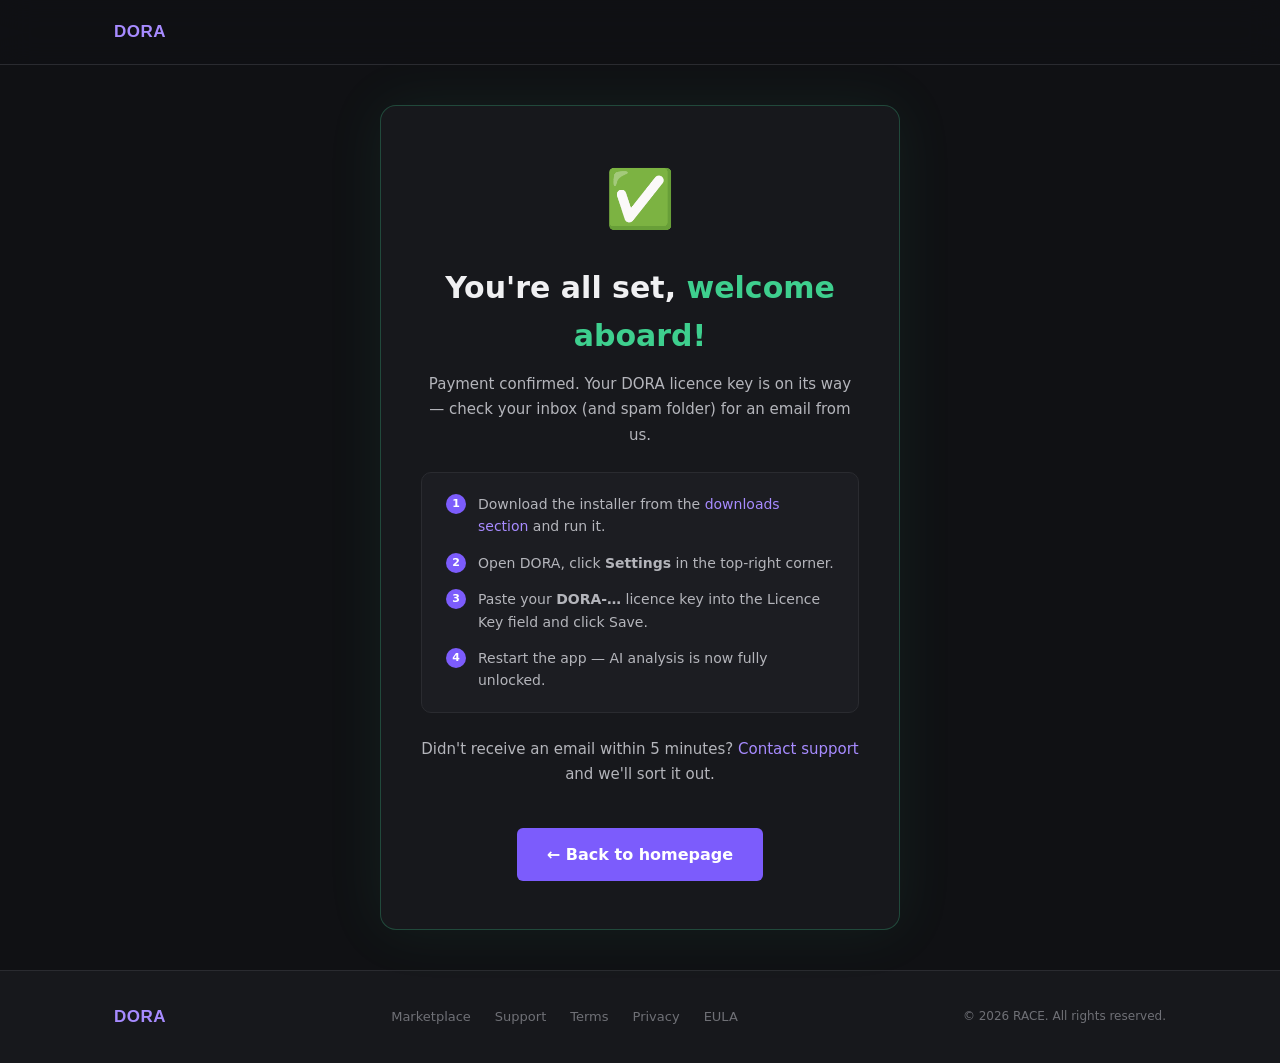
<file: website/dora/success.html>
<!DOCTYPE html>
<html lang="en">
<head>
  <meta charset="UTF-8" />
  <meta name="viewport" content="width=device-width, initial-scale=1.0" />
  <title>Payment Successful — DORA</title>
  <link rel="stylesheet" href="style.css" />
  <link href="https://fonts.googleapis.com/css2?family=Inter:wght@400;500;600;700;800&family=JetBrains+Mono:wght@400;600&display=swap" rel="stylesheet" />
  <style>
    .success-page {
      min-height: 100vh;
      display: flex;
      align-items: center;
      justify-content: center;
      padding: 40px 20px;
    }
    .success-card {
      background: var(--bg-card);
      border: 1.5px solid #3ecf8e44;
      border-radius: 16px;
      padding: 48px 40px;
      max-width: 520px;
      width: 100%;
      text-align: center;
      box-shadow: 0 0 60px rgba(62,207,142,.08);
    }
    .success-icon { font-size: 56px; margin-bottom: 20px; }
    .success-card h1 { font-size: 30px; font-weight: 800; margin-bottom: 12px; }
    .success-card .ok { color: #3ecf8e; }
    .success-card p { color: var(--fg-dim); font-size: 15px; line-height: 1.7; margin-bottom: 16px; }
    .steps-list {
      text-align: left;
      background: var(--bg-panel);
      border: 1px solid var(--border);
      border-radius: 10px;
      padding: 20px 24px;
      margin: 24px 0;
      list-style: none;
      display: flex;
      flex-direction: column;
      gap: 14px;
    }
    .steps-list li { display: flex; gap: 12px; font-size: 14px; color: var(--fg-dim); }
    .steps-list li span.num {
      background: var(--accent);
      color: #fff;
      font-size: 11px;
      font-weight: 700;
      width: 20px;
      height: 20px;
      border-radius: 50%;
      display: flex;
      align-items: center;
      justify-content: center;
      flex-shrink: 0;
      margin-top: 1px;
    }
    .note { font-size: 13px; color: var(--fg-muted); }
  </style>
</head>
<body>
<nav class="nav">
  <div class="nav-inner">
    <a href="index.html" class="logo" style="text-decoration:none"><span class="accent">DORA</span></a>
  </div>
</nav>

<div class="success-page">
  <div class="success-card">
    <div class="success-icon">✅</div>
    <h1>You're all set, <span class="ok">welcome aboard!</span></h1>
    <p>
      Payment confirmed. Your DORA licence key is on its way —
      check your inbox (and spam folder) for an email from us.
    </p>

    <ol class="steps-list">
      <li>
        <span class="num">1</span>
        <span>Download the installer from the <a href="index.html#download">downloads section</a> and run it.</span>
      </li>
      <li>
        <span class="num">2</span>
        <span>Open DORA, click <strong>Settings</strong> in the top-right corner.</span>
      </li>
      <li>
        <span class="num">3</span>
        <span>Paste your <strong>DORA-…</strong> licence key into the Licence Key field and click Save.</span>
      </li>
      <li>
        <span class="num">4</span>
        <span>Restart the app — AI analysis is now fully unlocked.</span>
      </li>
    </ol>

    <p class="note">
      Didn't receive an email within 5 minutes?
      <a href="mailto:racebuilds@gmail.com">Contact support</a> and we'll sort it out.
    </p>

    <a href="index.html" class="btn btn-lg" style="margin-top: 24px;">← Back to homepage</a>
  </div>
</div>

<footer class="footer">
  <div class="container footer-inner">
    <a href="index.html" class="logo" style="text-decoration:none"><span class="accent">DORA</span></a>
    <div class="footer-links">
      <a href="marketplace.html">Marketplace</a>
      <a href="mailto:racebuilds@gmail.com">Support</a>
      <a href="terms.html">Terms</a>
      <a href="privacy.html">Privacy</a>
      <a href="eula.html">EULA</a>
    </div>
    <p class="footer-copy">© 2026 RACE. All rights reserved.</p>
  </div>
</footer>

</body>
</html>
</file>
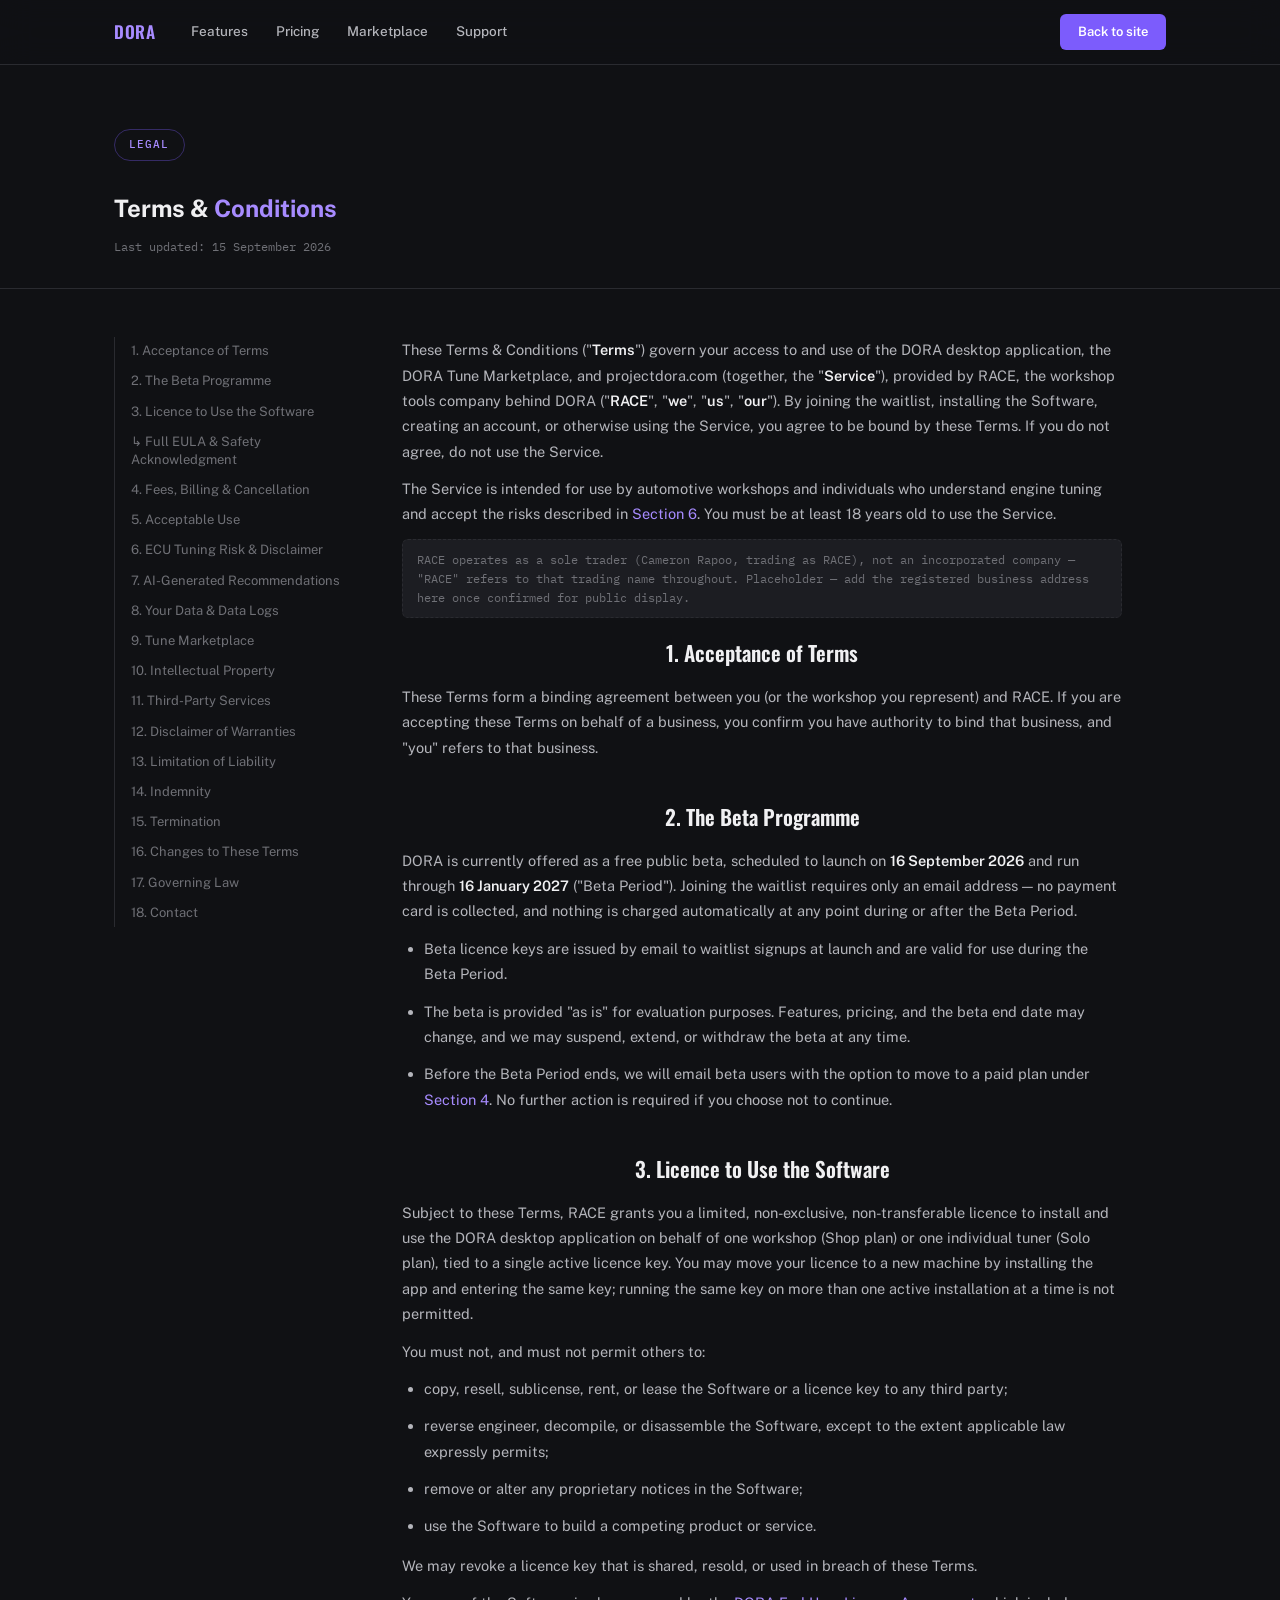
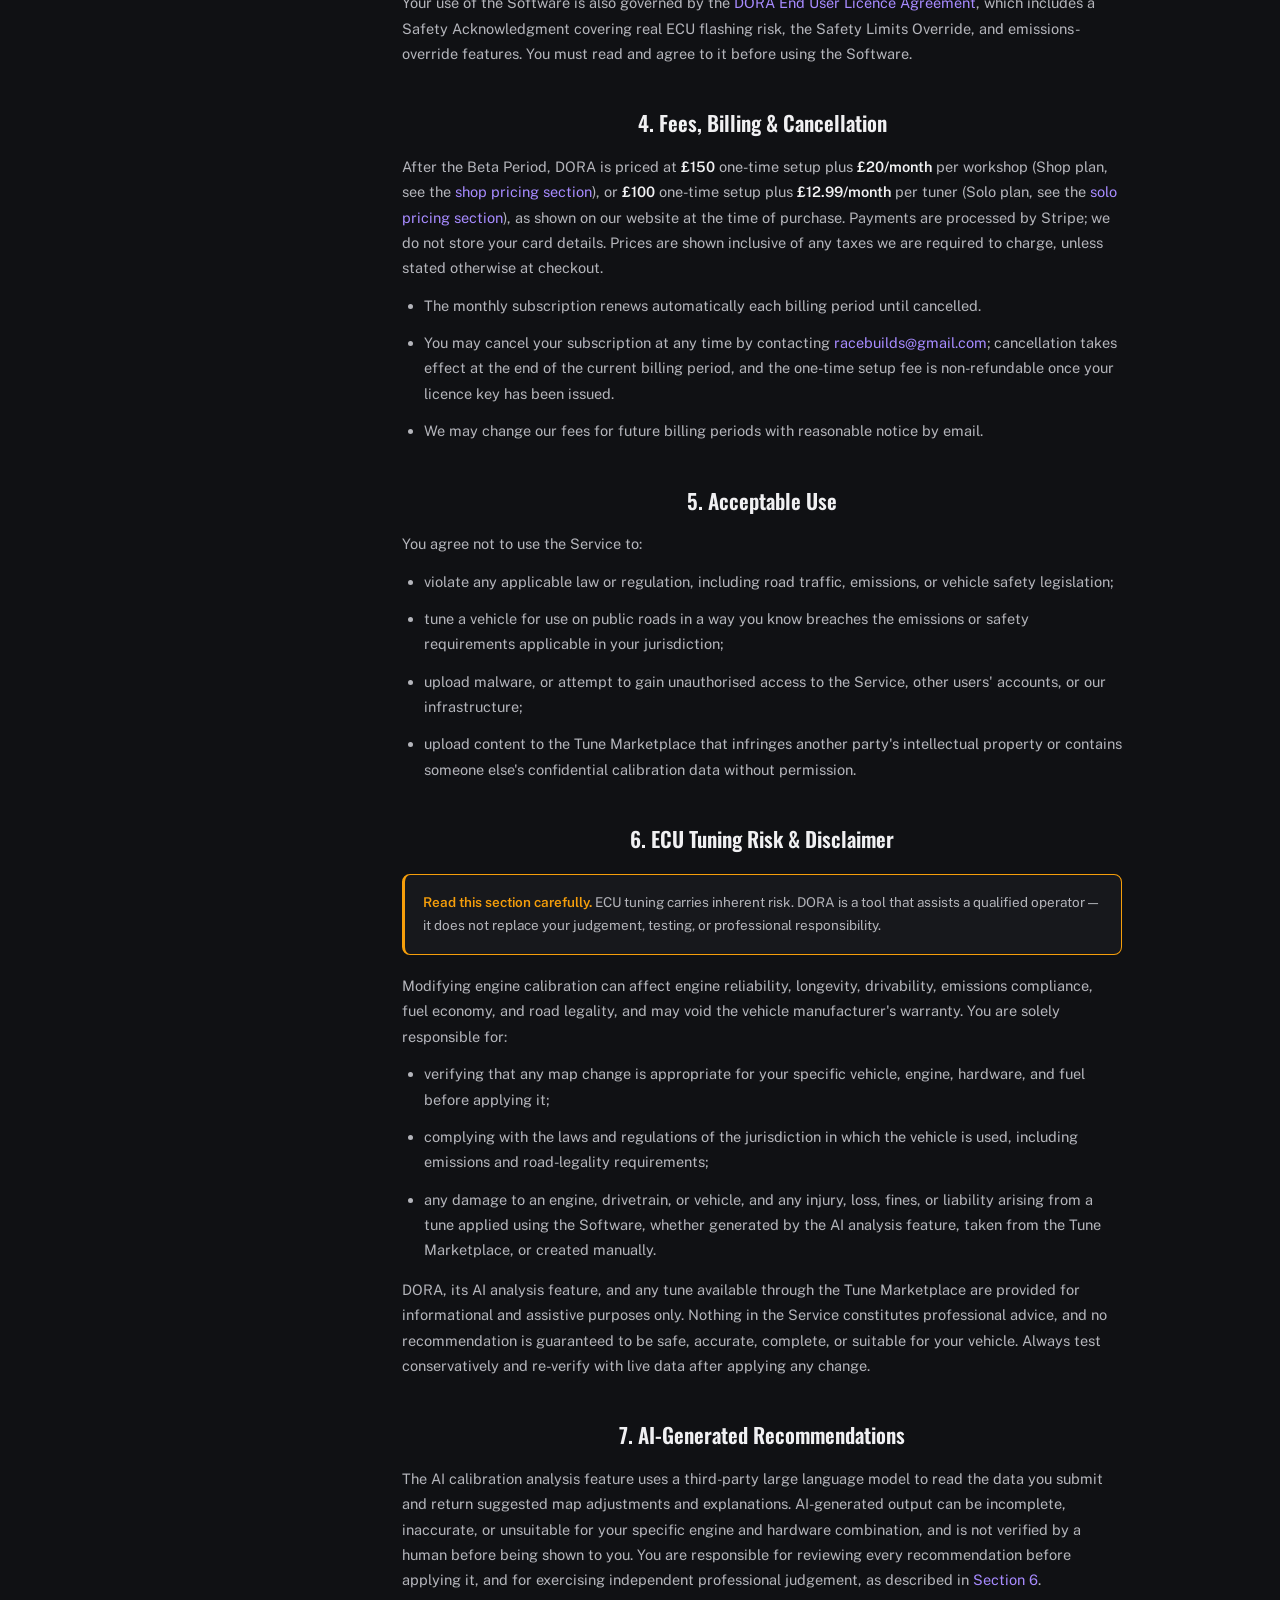
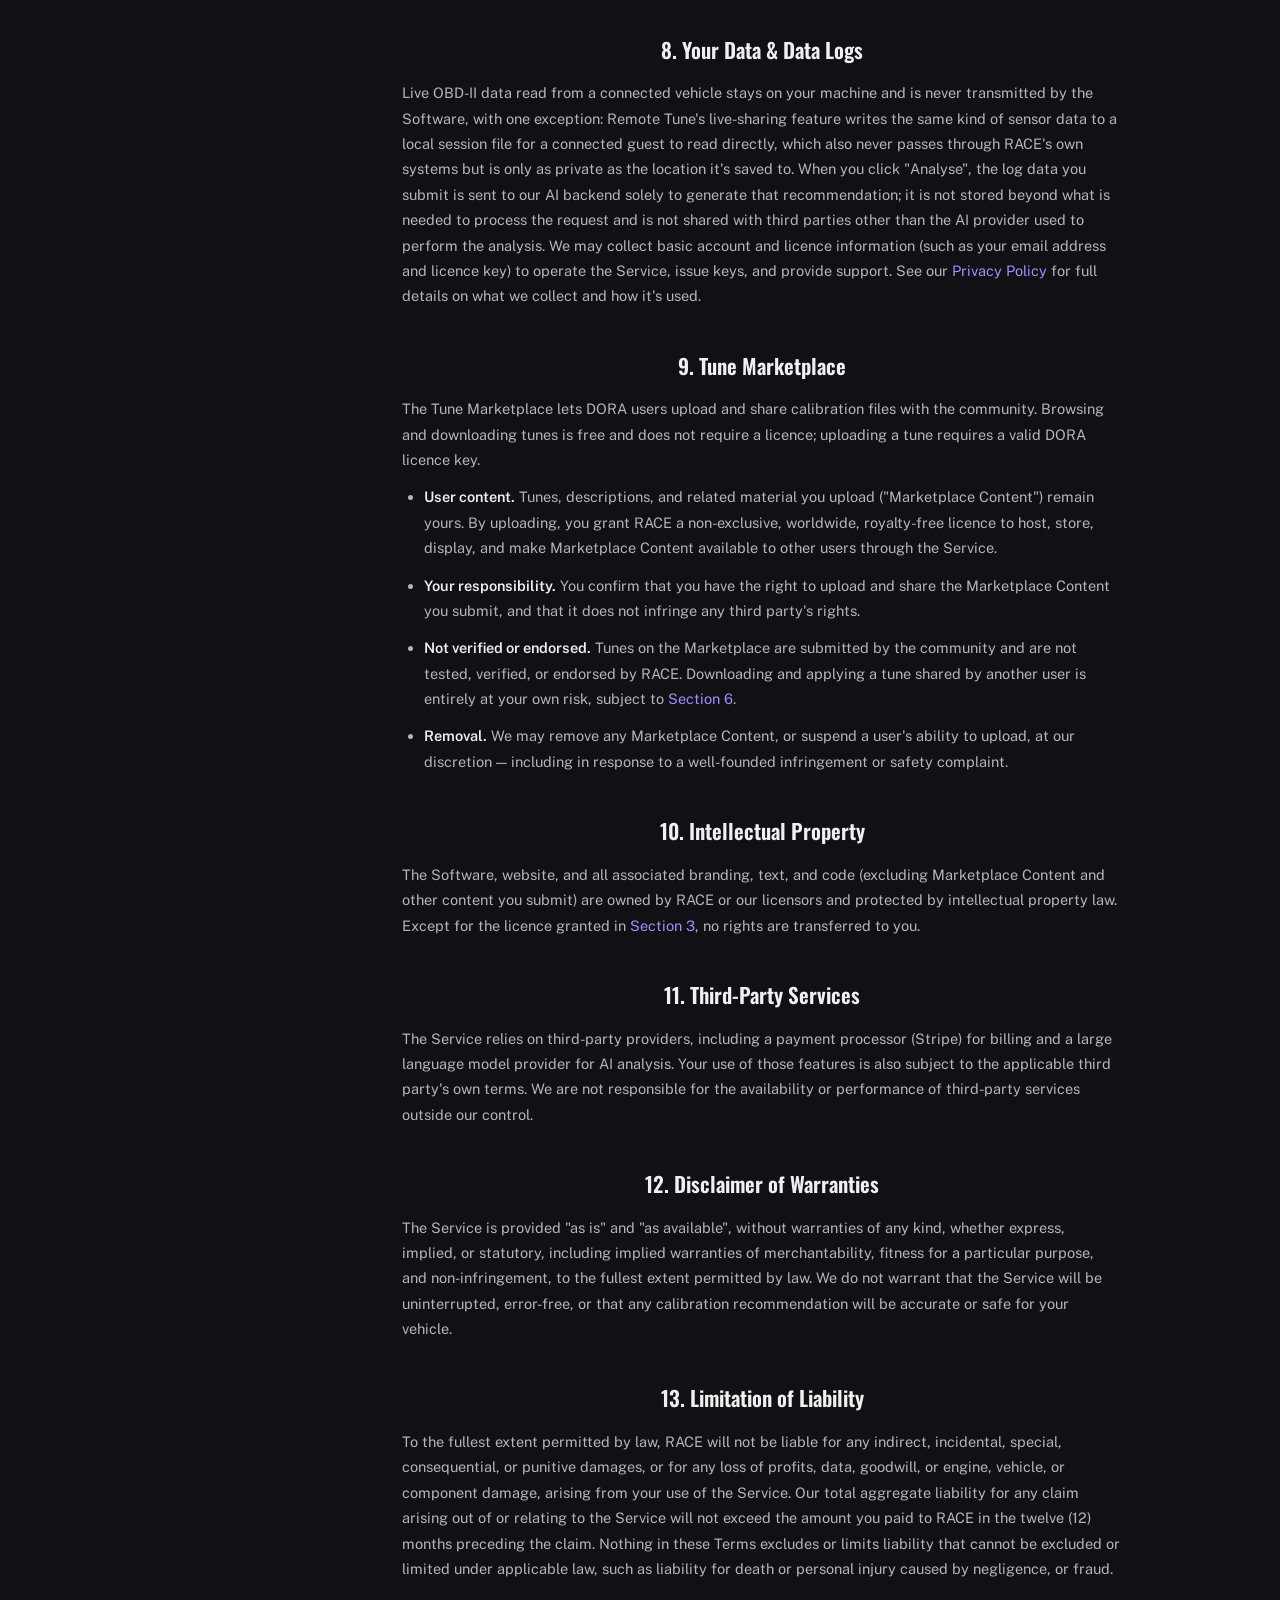
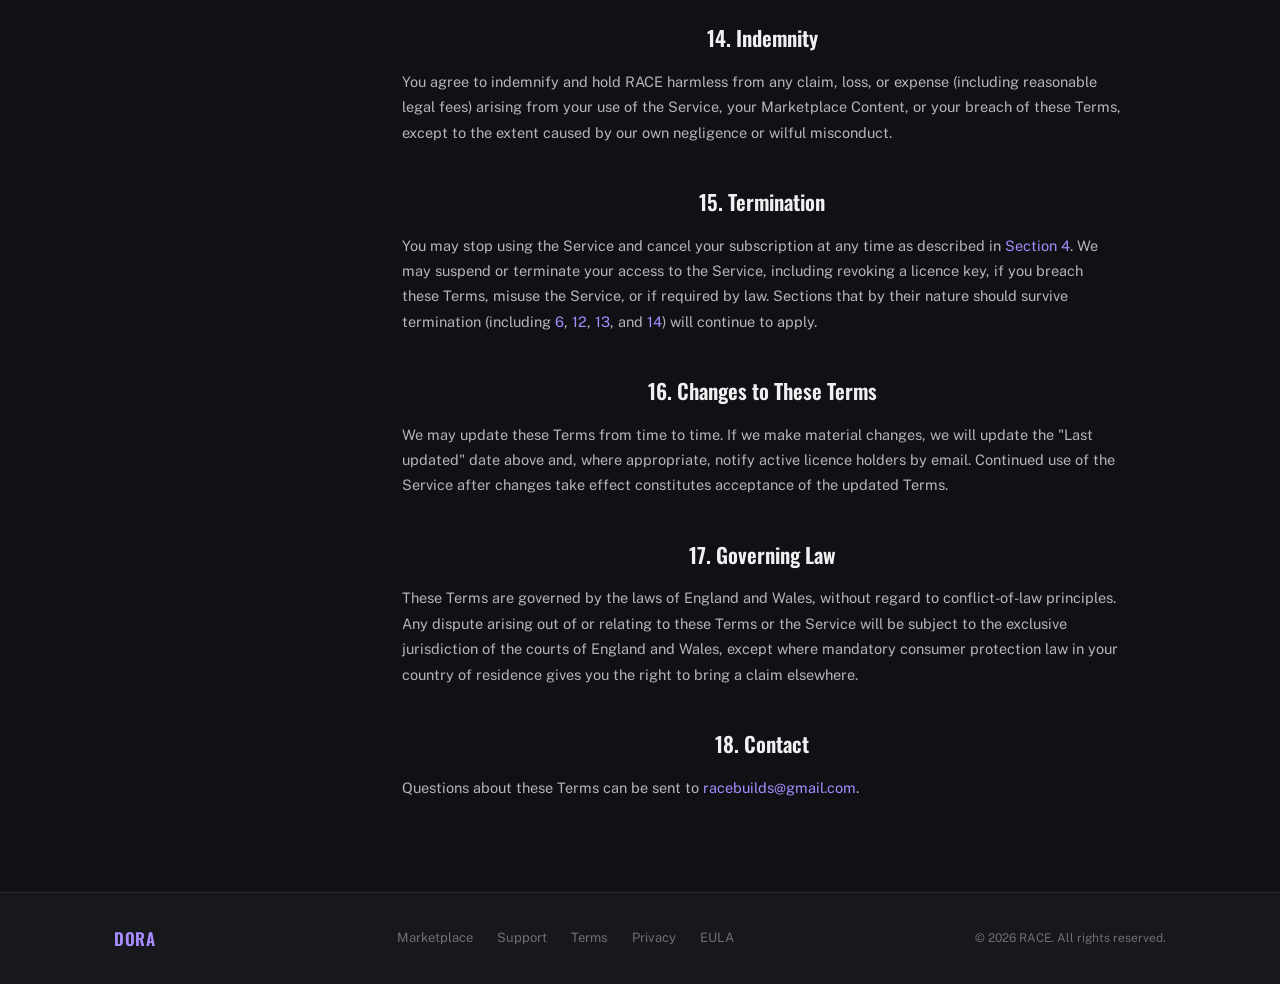
<file: website/dora/terms.html>
<!DOCTYPE html>
<html lang="en">
<head>
  <meta charset="UTF-8" />
  <meta name="viewport" content="width=device-width, initial-scale=1.0" />
  <title>Terms &amp; Conditions — DORA</title>
  <meta name="description" content="Terms and conditions for the DORA ECU calibration software, beta programme, and Tune Marketplace, operated by RACE." />
  <link rel="stylesheet" href="style.css" />
  <link rel="preconnect" href="https://fonts.googleapis.com" />
  <link href="https://fonts.googleapis.com/css2?family=Oswald:wght@500;600;700&family=Public+Sans:wght@400;500;600;700&family=IBM+Plex+Mono:wght@500&display=swap" rel="stylesheet" />
  <!-- .legal-* rules live in style.css, shared with eula.html/privacy.html -->
</head>
<body>

<!-- ── NAV ─────────────────────────────────────────────────────────────────── -->
<nav class="nav">
  <div class="nav-inner">
    <a href="index.html" class="logo" style="text-decoration:none"><span class="accent">DORA</span></a>
    <div class="nav-links">
      <a href="index.html#features">Features</a>
      <a href="index.html#pricing">Pricing</a>
      <a href="marketplace.html">Marketplace</a>
      <a href="mailto:racebuilds@gmail.com">Support</a>
    </div>
    <a href="index.html" class="btn btn-sm">Back to site</a>
  </div>
</nav>

<!-- ── HEADER ──────────────────────────────────────────────────────────────── -->
<section class="legal-header">
  <div class="container">
    <div class="badge">Legal</div>
    <h1>Terms &amp; <span class="accent">Conditions</span></h1>
    <div class="legal-updated">Last updated: 15 September 2026</div>
  </div>
</section>

<!-- ── BODY ────────────────────────────────────────────────────────────────── -->
<section class="legal-body">
  <div class="container legal-layout">

    <nav class="legal-toc">
      <a href="#acceptance">1. Acceptance of Terms</a>
      <a href="#beta">2. The Beta Programme</a>
      <a href="#licence">3. Licence to Use the Software</a>
      <a href="eula.html">↳ Full EULA &amp; Safety Acknowledgment</a>
      <a href="#fees">4. Fees, Billing &amp; Cancellation</a>
      <a href="#acceptable-use">5. Acceptable Use</a>
      <a href="#tuning-risk">6. ECU Tuning Risk &amp; Disclaimer</a>
      <a href="#ai">7. AI-Generated Recommendations</a>
      <a href="#data">8. Your Data &amp; Data Logs</a>
      <a href="#marketplace">9. Tune Marketplace</a>
      <a href="#ip">10. Intellectual Property</a>
      <a href="#third-party">11. Third-Party Services</a>
      <a href="#warranty">12. Disclaimer of Warranties</a>
      <a href="#liability">13. Limitation of Liability</a>
      <a href="#indemnity">14. Indemnity</a>
      <a href="#termination">15. Termination</a>
      <a href="#changes">16. Changes to These Terms</a>
      <a href="#law">17. Governing Law</a>
      <a href="#contact">18. Contact</a>
    </nav>

    <div class="legal-content">

      <p>
        These Terms &amp; Conditions ("<strong>Terms</strong>") govern your access to and use of the
        DORA desktop application, the DORA Tune Marketplace, and projectdora.com (together, the
        "<strong>Service</strong>"), provided by RACE, the workshop tools company behind DORA
        ("<strong>RACE</strong>", "<strong>we</strong>", "<strong>us</strong>", "<strong>our</strong>").
        By joining the waitlist, installing the Software, creating an account, or otherwise using the
        Service, you agree to be bound by these Terms. If you do not agree, do not use the Service.
      </p>
      <p>
        The Service is intended for use by automotive workshops and individuals who understand engine
        tuning and accept the risks described in <a href="#tuning-risk">Section 6</a>. You must be at
        least 18 years old to use the Service.
      </p>
      <div class="legal-placeholder">
        RACE operates as a sole trader (Cameron Rapoo, trading as RACE), not an incorporated company —
        "RACE" refers to that trading name throughout. Placeholder — add the registered business address
        here once confirmed for public display.
      </div>

      <h2 id="acceptance">1. Acceptance of Terms</h2>
      <p>
        These Terms form a binding agreement between you (or the workshop you represent) and RACE.
        If you are accepting these Terms on behalf of a business, you confirm you have authority to
        bind that business, and "you" refers to that business.
      </p>

      <h2 id="beta">2. The Beta Programme</h2>
      <p>
        DORA is currently offered as a free public beta, scheduled to launch on <strong>16 September
        2026</strong> and run through <strong>16 January 2027</strong> ("Beta Period"). Joining the
        waitlist requires only an email address — no payment card is collected, and nothing is charged
        automatically at any point during or after the Beta Period.
      </p>
      <ul>
        <li>Beta licence keys are issued by email to waitlist signups at launch and are valid for use during the Beta Period.</li>
        <li>The beta is provided "as is" for evaluation purposes. Features, pricing, and the beta end date may change, and we may suspend, extend, or withdraw the beta at any time.</li>
        <li>Before the Beta Period ends, we will email beta users with the option to move to a paid plan under <a href="#fees">Section 4</a>. No further action is required if you choose not to continue.</li>
      </ul>

      <h2 id="licence">3. Licence to Use the Software</h2>
      <p>
        Subject to these Terms, RACE grants you a limited, non-exclusive, non-transferable licence to
        install and use the DORA desktop application on behalf of one workshop (Shop plan) or one
        individual tuner (Solo plan), tied to a single active licence key. You may move your licence to
        a new machine by installing the app and entering the same key; running the same key on more than
        one active installation at a time is not permitted.
      </p>
      <p>You must not, and must not permit others to:</p>
      <ul>
        <li>copy, resell, sublicense, rent, or lease the Software or a licence key to any third party;</li>
        <li>reverse engineer, decompile, or disassemble the Software, except to the extent applicable law expressly permits;</li>
        <li>remove or alter any proprietary notices in the Software;</li>
        <li>use the Software to build a competing product or service.</li>
      </ul>
      <p>
        We may revoke a licence key that is shared, resold, or used in breach of these Terms.
      </p>
      <p>
        Your use of the Software is also governed by the
        <a href="eula.html">DORA End User Licence Agreement</a>, which includes a Safety Acknowledgment
        covering real ECU flashing risk, the Safety Limits Override, and emissions-override features. You
        must read and agree to it before using the Software.
      </p>

      <h2 id="fees">4. Fees, Billing &amp; Cancellation</h2>
      <p>
        After the Beta Period, DORA is priced at <strong>£150</strong> one-time setup plus
        <strong>£20/month</strong> per workshop (Shop plan, see the <a href="index.html#pricing">shop
        pricing section</a>), or <strong>£100</strong> one-time setup plus <strong>£12.99/month</strong>
        per tuner (Solo plan, see the <a href="index-solo.html#pricing">solo pricing section</a>), as
        shown on our website at the time of purchase. Payments are processed by Stripe; we do not store
        your card details. Prices are shown inclusive of any taxes we are required to charge, unless
        stated otherwise at checkout.
      </p>
      <ul>
        <li>The monthly subscription renews automatically each billing period until cancelled.</li>
        <li>You may cancel your subscription at any time by contacting <a href="mailto:racebuilds@gmail.com">racebuilds@gmail.com</a>; cancellation takes effect at the end of the current billing period, and the one-time setup fee is non-refundable once your licence key has been issued.</li>
        <li>We may change our fees for future billing periods with reasonable notice by email.</li>
      </ul>

      <h2 id="acceptable-use">5. Acceptable Use</h2>
      <p>You agree not to use the Service to:</p>
      <ul>
        <li>violate any applicable law or regulation, including road traffic, emissions, or vehicle safety legislation;</li>
        <li>tune a vehicle for use on public roads in a way you know breaches the emissions or safety requirements applicable in your jurisdiction;</li>
        <li>upload malware, or attempt to gain unauthorised access to the Service, other users' accounts, or our infrastructure;</li>
        <li>upload content to the Tune Marketplace that infringes another party's intellectual property or contains someone else's confidential calibration data without permission.</li>
      </ul>

      <h2 id="tuning-risk">6. ECU Tuning Risk &amp; Disclaimer</h2>
      <div class="legal-callout">
        <p>
          <strong>Read this section carefully.</strong> ECU tuning carries inherent risk. DORA is a tool
          that assists a qualified operator — it does not replace your judgement, testing, or professional
          responsibility.
        </p>
      </div>
      <p>
        Modifying engine calibration can affect engine reliability, longevity, drivability, emissions
        compliance, fuel economy, and road legality, and may void the vehicle manufacturer's warranty. You
        are solely responsible for:
      </p>
      <ul>
        <li>verifying that any map change is appropriate for your specific vehicle, engine, hardware, and fuel before applying it;</li>
        <li>complying with the laws and regulations of the jurisdiction in which the vehicle is used, including emissions and road-legality requirements;</li>
        <li>any damage to an engine, drivetrain, or vehicle, and any injury, loss, fines, or liability arising from a tune applied using the Software, whether generated by the AI analysis feature, taken from the Tune Marketplace, or created manually.</li>
      </ul>
      <p>
        DORA, its AI analysis feature, and any tune available through the Tune Marketplace are provided for
        informational and assistive purposes only. Nothing in the Service constitutes professional advice,
        and no recommendation is guaranteed to be safe, accurate, complete, or suitable for your vehicle.
        Always test conservatively and re-verify with live data after applying any change.
      </p>

      <h2 id="ai">7. AI-Generated Recommendations</h2>
      <p>
        The AI calibration analysis feature uses a third-party large language model to read the data you
        submit and return suggested map adjustments and explanations. AI-generated output can be incomplete,
        inaccurate, or unsuitable for your specific engine and hardware combination, and is not verified by
        a human before being shown to you. You are responsible for reviewing every recommendation before
        applying it, and for exercising independent professional judgement, as described in
        <a href="#tuning-risk">Section 6</a>.
      </p>

      <h2 id="data">8. Your Data &amp; Data Logs</h2>
      <p>
        Live OBD-II data read from a connected vehicle stays on your machine and is never transmitted by
        the Software, with one exception: Remote Tune's live-sharing feature writes the same kind of
        sensor data to a local session file for a connected guest to read directly, which also never
        passes through RACE's own systems but is only as private as the location it's saved to. When you
        click "Analyse", the log data you submit is sent to our AI backend solely
        to generate that recommendation; it is not stored beyond what is needed to process the request and
        is not shared with third parties other than the AI provider used to perform the analysis. We may
        collect basic account and licence information (such as your email address and licence key) to
        operate the Service, issue keys, and provide support. See our
        <a href="privacy.html">Privacy Policy</a> for full details on what we collect and how it's used.
      </p>

      <h2 id="marketplace">9. Tune Marketplace</h2>
      <p>
        The Tune Marketplace lets DORA users upload and share calibration files with the community.
        Browsing and downloading tunes is free and does not require a licence; uploading a tune requires a
        valid DORA licence key.
      </p>
      <ul>
        <li><strong>User content.</strong> Tunes, descriptions, and related material you upload ("Marketplace Content") remain yours. By uploading, you grant RACE a non-exclusive, worldwide, royalty-free licence to host, store, display, and make Marketplace Content available to other users through the Service.</li>
        <li><strong>Your responsibility.</strong> You confirm that you have the right to upload and share the Marketplace Content you submit, and that it does not infringe any third party's rights.</li>
        <li><strong>Not verified or endorsed.</strong> Tunes on the Marketplace are submitted by the community and are not tested, verified, or endorsed by RACE. Downloading and applying a tune shared by another user is entirely at your own risk, subject to <a href="#tuning-risk">Section 6</a>.</li>
        <li><strong>Removal.</strong> We may remove any Marketplace Content, or suspend a user's ability to upload, at our discretion — including in response to a well-founded infringement or safety complaint.</li>
      </ul>

      <h2 id="ip">10. Intellectual Property</h2>
      <p>
        The Software, website, and all associated branding, text, and code (excluding Marketplace Content
        and other content you submit) are owned by RACE or our licensors and protected by intellectual
        property law. Except for the licence granted in <a href="#licence">Section 3</a>, no rights are
        transferred to you.
      </p>

      <h2 id="third-party">11. Third-Party Services</h2>
      <p>
        The Service relies on third-party providers, including a payment processor (Stripe) for billing
        and a large language model provider for AI analysis. Your use of those features is also subject to
        the applicable third party's own terms. We are not responsible for the availability or performance
        of third-party services outside our control.
      </p>

      <h2 id="warranty">12. Disclaimer of Warranties</h2>
      <p>
        The Service is provided "as is" and "as available", without warranties of any kind, whether
        express, implied, or statutory, including implied warranties of merchantability, fitness for a
        particular purpose, and non-infringement, to the fullest extent permitted by law. We do not warrant
        that the Service will be uninterrupted, error-free, or that any calibration recommendation will be
        accurate or safe for your vehicle.
      </p>

      <h2 id="liability">13. Limitation of Liability</h2>
      <p>
        To the fullest extent permitted by law, RACE will not be liable for any indirect, incidental,
        special, consequential, or punitive damages, or for any loss of profits, data, goodwill, or engine,
        vehicle, or component damage, arising from your use of the Service. Our total aggregate liability
        for any claim arising out of or relating to the Service will not exceed the amount you paid to RACE
        in the twelve (12) months preceding the claim. Nothing in these Terms excludes or limits liability
        that cannot be excluded or limited under applicable law, such as liability for death or personal
        injury caused by negligence, or fraud.
      </p>

      <h2 id="indemnity">14. Indemnity</h2>
      <p>
        You agree to indemnify and hold RACE harmless from any claim, loss, or expense (including
        reasonable legal fees) arising from your use of the Service, your Marketplace Content, or your
        breach of these Terms, except to the extent caused by our own negligence or wilful misconduct.
      </p>

      <h2 id="termination">15. Termination</h2>
      <p>
        You may stop using the Service and cancel your subscription at any time as described in
        <a href="#fees">Section 4</a>. We may suspend or terminate your access to the Service, including
        revoking a licence key, if you breach these Terms, misuse the Service, or if required by law.
        Sections that by their nature should survive termination (including <a href="#tuning-risk">6</a>,
        <a href="#warranty">12</a>, <a href="#liability">13</a>, and <a href="#indemnity">14</a>) will
        continue to apply.
      </p>

      <h2 id="changes">16. Changes to These Terms</h2>
      <p>
        We may update these Terms from time to time. If we make material changes, we will update the "Last
        updated" date above and, where appropriate, notify active licence holders by email. Continued use
        of the Service after changes take effect constitutes acceptance of the updated Terms.
      </p>

      <h2 id="law">17. Governing Law</h2>
      <p>
        These Terms are governed by the laws of England and Wales, without regard to conflict-of-law
        principles. Any dispute arising out of or relating to these Terms or the Service will be subject to
        the exclusive jurisdiction of the courts of England and Wales, except where mandatory consumer
        protection law in your country of residence gives you the right to bring a claim elsewhere.
      </p>

      <h2 id="contact">18. Contact</h2>
      <p>
        Questions about these Terms can be sent to
        <a href="mailto:racebuilds@gmail.com">racebuilds@gmail.com</a>.
      </p>

    </div>
  </div>
</section>

<!-- ── FOOTER ───────────────────────────────────────────────────────────────── -->
<footer class="footer">
  <div class="container footer-inner">
    <a href="index.html" class="logo" style="text-decoration:none"><span class="accent">DORA</span></a>
    <div class="footer-links">
      <a href="marketplace.html">Marketplace</a>
      <a href="mailto:racebuilds@gmail.com">Support</a>
      <a href="terms.html">Terms</a>
      <a href="privacy.html">Privacy</a>
      <a href="eula.html">EULA</a>
    </div>
    <p class="footer-copy">© 2026 RACE. All rights reserved.</p>
  </div>
</footer>

</body>
</html>
</file>
<file: website/style.css>
* { box-sizing: border-box; }

html, body {
  margin: 0;
  height: 100%;
}

body {
  background: radial-gradient(ellipse 70% 55% at 50% 36%, oklch(24% 0.008 260) 0%, oklch(17% 0.006 260) 70%);
  font-family: 'Public Sans', system-ui, -apple-system, sans-serif;
  -webkit-font-smoothing: antialiased;
}

.gateway {
  min-height: 100vh;
  display: flex;
  flex-direction: column;
  align-items: center;
  justify-content: center;
  padding: 24px;
  position: relative;
}

.logo {
  width: clamp(140px, 20vw, 280px);
  height: auto;
  display: block;
}

.products {
  display: flex;
  flex-direction: column;
  align-items: center;
  gap: 18px;
  margin-top: clamp(56px, 11vw, 110px);
}

.products-label {
  font-family: 'Public Sans', sans-serif;
  font-weight: 600;
  font-size: 11px;
  letter-spacing: 0.18em;
  text-transform: uppercase;
  color: oklch(52% 0.006 260);
}

.dora-link {
  display: inline-flex;
  align-items: baseline;
  gap: 11px;
  text-decoration: none;
}

.dora-name {
  font-family: 'Oswald', sans-serif;
  font-weight: 600;
  font-size: clamp(18px, 2.6vw, 23px);
  letter-spacing: 0.05em;
  color: oklch(95% 0.004 260);
}

.dora-desc {
  font-family: 'Public Sans', sans-serif;
  font-size: clamp(11px, 1.3vw, 12.5px);
  color: oklch(58% 0.006 260);
  display: inline-flex;
  align-items: center;
  gap: 5px;
}

.dora-arrow {
  transition: transform 0.2s ease;
}

.dora-link:hover .dora-name {
  text-decoration: underline;
  text-underline-offset: 5px;
  text-decoration-thickness: 2px;
  text-decoration-color: #a374ff;
  filter: drop-shadow(0 0 10px rgba(163, 116, 255, 0.55));
}

.dora-link:hover .dora-arrow {
  transform: translateX(3px);
}

.dora-link:focus-visible {
  outline: 2px solid #a374ff;
  outline-offset: 6px;
  border-radius: 2px;
}

.copyright {
  position: absolute;
  bottom: 28px;
  font-family: 'Public Sans', sans-serif;
  font-size: 12px;
  color: oklch(40% 0.006 260);
}

@media (prefers-reduced-motion: reduce) {
  .dora-arrow, .dora-link * {
    transition: none !important;
  }
}
</file>
<file: website/dora/style.css>
/* ── Reset & base ─────────────────────────────────────────────────────────── */
*, *::before, *::after { box-sizing: border-box; margin: 0; padding: 0; }

:root {
  --bg:        #101114;
  --bg-card:   #17181c;
  --bg-panel:  #1c1d22;
  --border:    #2a2b30;
  --accent:    #7c5cfc;
  --accent-lt: #a78bff;
  --accent-dk: #5a3ed9;
  --ok:        #3ecf8e;
  --warn:      #f59e0b;
  --fg:        #f0f0f2;
  --fg-dim:    #b4b5bb;
  --fg-muted:  #6f7076;
  --mono:      'IBM Plex Mono', ui-monospace, monospace;
  --sans:      'Public Sans', system-ui, sans-serif;
  --display:   'Oswald', sans-serif;
}

html { scroll-behavior: smooth; }

body {
  font-family: var(--sans);
  background: var(--bg);
  color: var(--fg);
  line-height: 1.6;
  -webkit-font-smoothing: antialiased;
}

a { color: var(--accent-lt); text-decoration: none; transition: color .15s; }
a:hover { color: var(--fg); }

.container { max-width: 1100px; margin: 0 auto; padding: 0 24px; }

/* ── Buttons ──────────────────────────────────────────────────────────────── */
.btn {
  display: inline-flex;
  align-items: center;
  gap: 8px;
  background: var(--accent);
  color: #fff;
  font-family: var(--sans);
  font-size: 15px;
  font-weight: 600;
  padding: 12px 24px;
  border-radius: 6px;
  border: none;
  cursor: pointer;
  transition: background .15s, transform .1s;
  text-decoration: none;
}
.btn:hover { background: var(--accent-lt); color: #fff; transform: translateY(-1px); }
.btn:active { transform: translateY(0); }

.btn-sm  { font-size: 13px; padding: 8px 18px; }
.btn-lg  { font-size: 16px; padding: 14px 30px; }
.btn-full { width: 100%; justify-content: center; }

.btn-ghost {
  background: transparent;
  border: 1px solid var(--border);
  color: var(--fg-dim);
}
.btn-ghost:hover { border-color: var(--accent-lt); color: var(--fg); background: transparent; }

.btn-ghost-sm {
  background: none;
  border: none;
  color: var(--fg-muted);
  font-size: 14px;
  cursor: pointer;
  margin-top: 8px;
  width: 100%;
  text-align: center;
  padding: 6px;
  font-family: var(--sans);
}
.btn-ghost-sm:hover { color: var(--fg-dim); }

/* ── Nav ──────────────────────────────────────────────────────────────────── */
.nav {
  position: sticky;
  top: 0;
  z-index: 100;
  background: rgba(16, 17, 20, 0.85);
  backdrop-filter: blur(16px);
  border-bottom: 1px solid var(--border);
}
.nav-inner {
  max-width: 1100px;
  margin: 0 auto;
  padding: 0 24px;
  height: 64px;
  display: flex;
  align-items: center;
  gap: 36px;
}
.logo {
  font-family: var(--display);
  font-weight: 600;
  font-size: 17px;
  letter-spacing: 0.03em;
  flex-shrink: 0;
}
.nav-links {
  display: flex;
  gap: 28px;
  flex: 1;
}
.nav-links a {
  font-size: 13.5px;
  color: var(--fg-dim);
  font-weight: 500;
}
.nav-links a:hover { color: var(--fg); }

/* ── Audience switch (shop vs solo landing page) ─────────────────────────── */
.audience-switch {
  font-size: 13px;
  color: var(--fg-muted);
}
.audience-switch a { color: var(--fg-dim); font-weight: 500; }
.audience-switch a:hover { color: var(--accent-lt); }

/* ── Accent ───────────────────────────────────────────────────────────────── */
.accent { color: var(--accent-lt); }

/* ── Hero ─────────────────────────────────────────────────────────────────── */
.hero {
  position: relative;
  padding: 108px 0 76px;
  text-align: center;
  overflow: hidden;
}
.hero-glow {
  position: absolute;
  top: -140px;
  left: 50%;
  transform: translateX(-50%);
  width: 760px;
  height: 520px;
  background: radial-gradient(ellipse at center, rgba(124,92,252,.14) 0%, transparent 72%);
  pointer-events: none;
}
.badge {
  display: inline-flex;
  align-items: center;
  gap: 7px;
  font-family: var(--mono);
  font-size: 11px;
  font-weight: 500;
  letter-spacing: .1em;
  text-transform: uppercase;
  color: var(--accent-lt);
  border: 1px solid rgba(124,92,252,.35);
  padding: 6px 14px;
  border-radius: 999px;
  margin-bottom: 28px;
}
.hero h1 {
  font-family: var(--display);
  font-weight: 600;
  font-size: clamp(36px, 5.6vw, 58px);
  line-height: 1.08;
  letter-spacing: 0.005em;
  margin-bottom: 22px;
  text-wrap: balance;
}
.hero-sub {
  max-width: 580px;
  margin: 0 auto 34px;
  font-size: 16.5px;
  color: var(--fg-dim);
  line-height: 1.7;
}
.hero-actions {
  display: flex;
  gap: 14px;
  justify-content: center;
  flex-wrap: wrap;
  margin-bottom: 18px;
}
.hero-note {
  font-size: 12.5px;
  color: var(--fg-muted);
}

/* ── Proof bar ────────────────────────────────────────────────────────────── */
.proof-bar {
  border-top: 1px solid var(--border);
  border-bottom: 1px solid var(--border);
  background: var(--bg-card);
  padding: 15px 0;
}
.proof-inner {
  display: flex;
  align-items: center;
  justify-content: center;
  flex-wrap: wrap;
  gap: 12px;
  font-family: var(--mono);
  font-size: 12px;
  letter-spacing: 0.02em;
  color: var(--fg-dim);
}
.dot { color: var(--border); }

/* ── Sections shared ─────────────────────────────────────────────────────── */
section { padding: 84px 0; }
h2 {
  font-family: var(--display);
  font-weight: 600;
  font-size: clamp(24px, 3.6vw, 34px);
  text-align: center;
  margin-bottom: 12px;
}
.section-sub {
  text-align: center;
  color: var(--fg-dim);
  font-size: 15px;
  margin-bottom: 52px;
}

/* ── Features ─────────────────────────────────────────────────────────────── */
.features { background: var(--bg); }
.feature-grid {
  display: grid;
  grid-template-columns: repeat(auto-fit, minmax(300px, 1fr));
  gap: 1px;
  background: var(--border);
  border: 1px solid var(--border);
  border-radius: 10px;
  overflow: hidden;
}
.feature-card {
  background: var(--bg-card);
  padding: 30px 28px;
  transition: background .2s;
}
.feature-card:hover { background: var(--bg-panel); }
.feature-icon {
  width: 34px;
  height: 34px;
  margin-bottom: 18px;
  color: var(--accent-lt);
}
.feature-icon svg { width: 100%; height: 100%; }
.feature-card h3 {
  font-family: var(--display);
  font-weight: 500;
  font-size: 16px;
  margin-bottom: 10px;
  color: var(--fg);
  letter-spacing: 0.01em;
}
.feature-card p { font-size: 13.5px; color: var(--fg-dim); line-height: 1.65; }

/* ── How it works ─────────────────────────────────────────────────────────── */
.how { background: var(--bg-card); border-top: 1px solid var(--border); border-bottom: 1px solid var(--border); }
.steps {
  display: flex;
  align-items: flex-start;
  gap: 0;
  flex-wrap: wrap;
  justify-content: center;
}
.step {
  flex: 1;
  min-width: 180px;
  max-width: 220px;
  text-align: center;
  padding: 20px 16px;
}
.step-num {
  font-family: var(--mono);
  font-size: 11px;
  font-weight: 500;
  color: var(--accent-lt);
  letter-spacing: .1em;
  margin-bottom: 10px;
}
.step h3 { font-family: var(--display); font-weight: 500; font-size: 17px; margin-bottom: 10px; }
.step p { font-size: 13px; color: var(--fg-dim); line-height: 1.6; }
.step-arrow {
  font-size: 22px;
  color: var(--border);
  align-self: center;
  padding: 0 4px;
  flex-shrink: 0;
}

/* ── Pricing ──────────────────────────────────────────────────────────────── */
.pricing { background: var(--bg); }
.pricing-grid {
  display: grid;
  grid-template-columns: repeat(2, minmax(0, 1fr));
  gap: 24px;
  max-width: 820px;
  margin: 0 auto;
  align-items: start;
}
.pricing-card {
  max-width: 440px;
  margin: 0 auto;
  background: var(--bg-card);
  border: 1px solid var(--border);
  border-radius: 14px;
  padding: 38px;
  position: relative;
  box-shadow: 0 0 70px rgba(124,92,252,.08);
}
.pricing-grid .pricing-card { max-width: none; }
.pricing-card--secondary {
  opacity: .82;
}
.pricing-card--secondary:hover { opacity: 1; }
.pricing-plan-label {
  font-family: var(--mono);
  font-size: 11px;
  font-weight: 500;
  letter-spacing: .08em;
  text-transform: uppercase;
  color: var(--accent-lt);
  margin-bottom: 12px;
}
@media (max-width: 760px) {
  .pricing-grid { grid-template-columns: 1fr; max-width: 440px; }
}
.pricing-badge {
  position: absolute;
  top: -13px;
  left: 50%;
  transform: translateX(-50%);
  background: var(--accent);
  color: #fff;
  font-family: var(--mono);
  font-size: 10.5px;
  font-weight: 500;
  letter-spacing: .08em;
  text-transform: uppercase;
  padding: 4px 13px;
  border-radius: 999px;
}
.price-row {
  display: flex;
  align-items: baseline;
  gap: 8px;
  margin-bottom: 4px;
}
.price {
  font-family: var(--display);
  font-size: 50px;
  font-weight: 600;
  color: var(--fg);
}
.price-period { color: var(--fg-dim); font-size: 15px; }
.price-row-sub { margin-bottom: 26px; }
.price-plus { font-family: var(--display); font-size: 21px; font-weight: 600; color: var(--fg); }
.price-features {
  list-style: none;
  margin-bottom: 28px;
  display: flex;
  flex-direction: column;
  gap: 12px;
}
.price-features li {
  display: flex;
  align-items: center;
  gap: 10px;
  font-size: 14.5px;
  color: var(--fg-dim);
}
.check { color: var(--accent-lt); flex-shrink: 0; width: 15px; height: 15px; }
.pricing-note {
  text-align: center;
  font-size: 12px;
  color: var(--fg-muted);
  margin-top: 16px;
  line-height: 1.6;
}

/* ── FAQ ──────────────────────────────────────────────────────────────────── */
.faq { background: var(--bg-card); border-top: 1px solid var(--border); }
.faq-list { max-width: 720px; margin: 0 auto; display: flex; flex-direction: column; gap: 4px; }
.faq-item {
  background: var(--bg-panel);
  border: 1px solid var(--border);
  border-radius: 10px;
  overflow: hidden;
  transition: border-color .15s;
}
.faq-item:hover { border-color: rgba(124,92,252,.4); }
.faq-item summary {
  cursor: pointer;
  padding: 18px 22px;
  font-size: 15px;
  font-weight: 600;
  color: var(--fg);
  list-style: none;
  display: flex;
  align-items: center;
  justify-content: space-between;
  user-select: none;
}
.faq-item summary::-webkit-details-marker { display: none; }
.faq-item summary::after { content: '+'; color: var(--accent-lt); font-size: 20px; line-height: 1; }
.faq-item[open] summary::after { content: '−'; }
.faq-item p {
  padding: 0 22px 18px;
  font-size: 14px;
  color: var(--fg-dim);
  line-height: 1.7;
}

/* ── Download bar ─────────────────────────────────────────────────────────── */
.download {
  background: var(--bg-panel);
  border-top: 1px solid var(--border);
  border-bottom: 1px solid var(--border);
  padding: 60px 0;
}
.download-inner {
  display: flex;
  align-items: center;
  justify-content: space-between;
  gap: 32px;
  flex-wrap: wrap;
}
.download h2 { text-align: left; margin-bottom: 8px; font-size: 28px; }
.download p { color: var(--fg-dim); font-size: 15px; max-width: 500px; }

/* ── Footer ───────────────────────────────────────────────────────────────── */
.footer {
  background: var(--bg-card);
  border-top: 1px solid var(--border);
  padding: 32px 0;
}
.footer-inner {
  display: flex;
  align-items: center;
  justify-content: space-between;
  flex-wrap: wrap;
  gap: 16px;
}
.footer-links { display: flex; gap: 24px; }
.footer-links a { font-size: 13px; color: var(--fg-muted); }
.footer-links a:hover { color: var(--fg-dim); }
.footer-copy { font-size: 12px; color: var(--fg-muted); }

/* ── Modal / overlay ──────────────────────────────────────────────────────── */
.overlay {
  position: fixed;
  inset: 0;
  background: rgba(0,0,0,.7);
  backdrop-filter: blur(6px);
  z-index: 999;
  display: flex;
  align-items: center;
  justify-content: center;
  padding: 20px;
}
.overlay.hidden { display: none; }
.modal {
  background: var(--bg-card);
  border: 1px solid var(--border);
  border-radius: 14px;
  padding: 36px;
  max-width: 420px;
  width: 100%;
  box-shadow: 0 24px 80px rgba(0,0,0,.6);
}
.modal h3 { font-family: var(--display); font-weight: 600; font-size: 21px; margin-bottom: 8px; }
.modal p { color: var(--fg-dim); font-size: 14px; margin-bottom: 20px; }

.modal-embed {
  max-width: 480px;
  max-height: 85vh;
  overflow-y: auto;
}
.modal-embed .btn-ghost-sm { margin-top: 16px; }
.modal input[type="email"] {
  width: 100%;
  background: var(--bg-panel);
  border: 1px solid var(--border);
  border-radius: 6px;
  color: var(--fg);
  font-family: var(--sans);
  font-size: 15px;
  padding: 12px 14px;
  outline: none;
  margin-bottom: 16px;
  transition: border-color .15s;
}
.modal input[type="email"]:focus { border-color: var(--accent); }
.modal input[type="email"]::placeholder { color: var(--fg-muted); }
.modal-error {
  background: rgba(255,85,85,.12);
  border: 1px solid rgba(255,85,85,.3);
  color: #ff7070;
  font-size: 13px;
  border-radius: 6px;
  padding: 10px 14px;
  margin-bottom: 14px;
}
.modal-error.hidden { display: none; }
.modal-btns { display: flex; flex-direction: column; gap: 4px; }
.hidden { display: none; }

/* ── Loading state ────────────────────────────────────────────────────────── */
.btn[disabled] { opacity: .6; cursor: not-allowed; transform: none !important; }

/* ── Marketplace ──────────────────────────────────────────────────────────── */
.mkt-header { padding: 64px 0 36px; text-align: center; }
.mkt-header h1 {
  font-family: var(--display);
  font-weight: 600;
  font-size: clamp(30px, 4.6vw, 44px);
  margin: 18px 0 16px;
}
.mkt-disclaimer {
  max-width: 640px;
  margin: 20px auto 0;
  background: rgba(245,158,11,.1);
  border: 1px solid rgba(245,158,11,.3);
  color: #f5c168;
  font-size: 12.5px;
  line-height: 1.6;
  border-radius: 8px;
  padding: 12px 16px;
  text-align: left;
}

.mkt-toolbar-section { padding: 0 0 28px; }
.mkt-toolbar { display: flex; align-items: center; gap: 16px; flex-wrap: wrap; }
.mkt-toolbar input#mkt-search {
  flex: 1;
  min-width: 240px;
  background: var(--bg-panel);
  border: 1px solid var(--border);
  border-radius: 6px;
  color: var(--fg);
  font-family: var(--sans);
  font-size: 14px;
  padding: 11px 14px;
  outline: none;
  transition: border-color .15s;
}
.mkt-toolbar input#mkt-search:focus { border-color: var(--accent); }
.mkt-count { font-family: var(--mono); font-size: 12px; color: var(--fg-muted); white-space: nowrap; }

.mkt-grid-section { padding: 0 0 84px; }
.mkt-grid {
  display: grid;
  grid-template-columns: repeat(auto-fill, minmax(260px, 1fr));
  gap: 16px;
}
.mkt-empty {
  text-align: center;
  color: var(--fg-muted);
  font-size: 14px;
  padding: 60px 0;
}

.mkt-card {
  background: var(--bg-card);
  border: 1px solid var(--border);
  border-radius: 10px;
  padding: 18px 20px;
  cursor: pointer;
  transition: border-color .15s, transform .1s;
}
.mkt-card:hover { border-color: rgba(124,92,252,.4); transform: translateY(-2px); }
.mkt-card-title { font-family: var(--display); font-weight: 500; font-size: 16px; margin-bottom: 4px; }
.mkt-card-author { color: var(--accent-lt); font-size: 11px; font-weight: 700; margin-bottom: 6px; }
.mkt-card-vehicle { color: var(--fg-dim); font-size: 13px; margin-bottom: 8px; }
.mkt-card-gain { font-family: var(--mono); color: var(--ok); font-size: 14px; font-weight: 700; margin-bottom: 6px; }
.mkt-card-meta { color: var(--fg-muted); font-size: 11px; margin-bottom: 10px; }
.mkt-card-tags { display: flex; flex-wrap: wrap; gap: 6px; }
.mkt-tag {
  background: var(--bg-panel);
  color: var(--fg-dim);
  font-size: 10px;
  font-weight: 600;
  border-radius: 4px;
  padding: 3px 8px;
}

.mkt-modal { max-width: 560px; max-height: 88vh; overflow-y: auto; }
.mkt-field-row { display: flex; gap: 10px; }
.mkt-field-row input { flex: 1; min-width: 0; }
#upload-form input[type="text"],
#upload-form input[type="number"],
#upload-form textarea {
  width: 100%;
  background: var(--bg-panel);
  border: 1px solid var(--border);
  border-radius: 6px;
  color: var(--fg);
  font-family: var(--sans);
  font-size: 14px;
  padding: 11px 13px;
  outline: none;
  margin-bottom: 12px;
  transition: border-color .15s;
  resize: vertical;
}
#upload-form input:focus,
#upload-form textarea:focus { border-color: var(--accent); }
#upload-form input::placeholder,
#upload-form textarea::placeholder { color: var(--fg-muted); }
.mkt-file-label {
  display: block;
  border: 1px dashed var(--border);
  border-radius: 6px;
  padding: 14px;
  text-align: center;
  font-size: 12.5px;
  color: var(--fg-muted);
  cursor: pointer;
  margin-bottom: 16px;
  transition: border-color .15s, color .15s;
}
.mkt-file-label:hover { border-color: var(--accent-lt); color: var(--fg-dim); }

.mkt-detail-grid {
  display: grid;
  grid-template-columns: 1fr 1fr;
  gap: 10px 18px;
  font-size: 13.5px;
  color: var(--fg);
}
.mkt-detail-label {
  display: block;
  font-size: 10.5px;
  text-transform: uppercase;
  letter-spacing: .06em;
  color: var(--fg-muted);
  margin-bottom: 2px;
}

/* ── Legal pages (EULA / Terms / Privacy) ────────────────────────────────────
   Shared by eula.html, terms.html, privacy.html — previously each page
   inlined its own byte-identical copy of these rules in a <style> block,
   which had already drifted (privacy.html had table styling the others
   lacked; terms.html was missing the .legal-callout.danger variant eula.html
   uses). One copy here so a future tweak — or a new legal page — doesn't
   need hand-applying in three places. */
.legal-header { padding: 64px 0 32px; border-bottom: 1px solid var(--border); }
.legal-updated { font-family: var(--mono); font-size: 12px; color: var(--fg-muted); margin-top: 10px; }
.legal-body { padding: 48px 0 80px; }
.legal-layout { display: grid; grid-template-columns: 240px 1fr; gap: 48px; align-items: start; }
.legal-toc {
  position: sticky; top: 24px;
  display: flex; flex-direction: column; gap: 2px;
  border-left: 1px solid var(--border);
  padding-left: 16px;
}
.legal-toc a {
  font-size: 13px; color: var(--fg-muted); padding: 5px 0;
  line-height: 1.4;
}
.legal-toc a:hover { color: var(--fg); }
.legal-content { max-width: 720px; }
.legal-content h2 {
  font-family: var(--display); font-weight: 600; font-size: 21px;
  color: var(--fg); margin: 40px 0 14px; scroll-margin-top: 24px;
}
.legal-content h2:first-of-type { margin-top: 0; }
.legal-content h3 {
  font-family: var(--display); font-weight: 500; font-size: 15px;
  color: var(--fg); margin: 22px 0 8px;
}
.legal-content p, .legal-content li {
  font-size: 14.5px; color: var(--fg-dim); line-height: 1.75; margin-bottom: 12px;
}
.legal-content ul, .legal-content ol { padding-left: 22px; margin-bottom: 14px; }
.legal-content strong { color: var(--fg); font-weight: 600; }
.legal-content a { color: var(--accent-lt); }
.legal-content table { width: 100%; border-collapse: collapse; margin: 10px 0 20px; }
.legal-content th, .legal-content td {
  text-align: left; font-size: 13.5px; color: var(--fg-dim);
  padding: 8px 10px; border-bottom: 1px solid var(--border); vertical-align: top;
}
.legal-content th { color: var(--fg); font-weight: 600; }
.legal-callout {
  background: var(--bg-card); border: 1px solid var(--warn);
  border-left: 3px solid var(--warn);
  border-radius: 8px; padding: 16px 18px; margin: 18px 0;
}
.legal-callout p { color: var(--fg-dim); margin-bottom: 0; font-size: 13.5px; }
.legal-callout strong { color: var(--warn); }
.legal-callout.danger { border-color: #ef4444; }
.legal-callout.danger strong { color: #ef4444; }
.legal-placeholder {
  background: var(--bg-panel); border: 1px dashed var(--border);
  border-radius: 6px; padding: 10px 14px; font-family: var(--mono);
  font-size: 12px; color: var(--fg-muted); margin: 10px 0 18px;
}
@media (max-width: 860px) {
  .legal-layout { grid-template-columns: 1fr; }
  .legal-toc { position: static; border-left: none; border-top: 1px solid var(--border); padding-left: 0; padding-top: 16px; }
  .legal-content table { display: block; overflow-x: auto; }
}

/* ── Responsive ───────────────────────────────────────────────────────────── */
@media (max-width: 680px) {
  .nav-links { display: none; }
  .hero { padding: 60px 0 50px; }
  .steps { flex-direction: column; align-items: center; }
  .step-arrow { transform: rotate(90deg); }
  .download-inner { flex-direction: column; text-align: center; }
  .download h2 { text-align: center; }
  .footer-inner { flex-direction: column; text-align: center; }
  .mkt-field-row { flex-direction: column; gap: 0; }
  .mkt-detail-grid { grid-template-columns: 1fr; }
}
</file>
